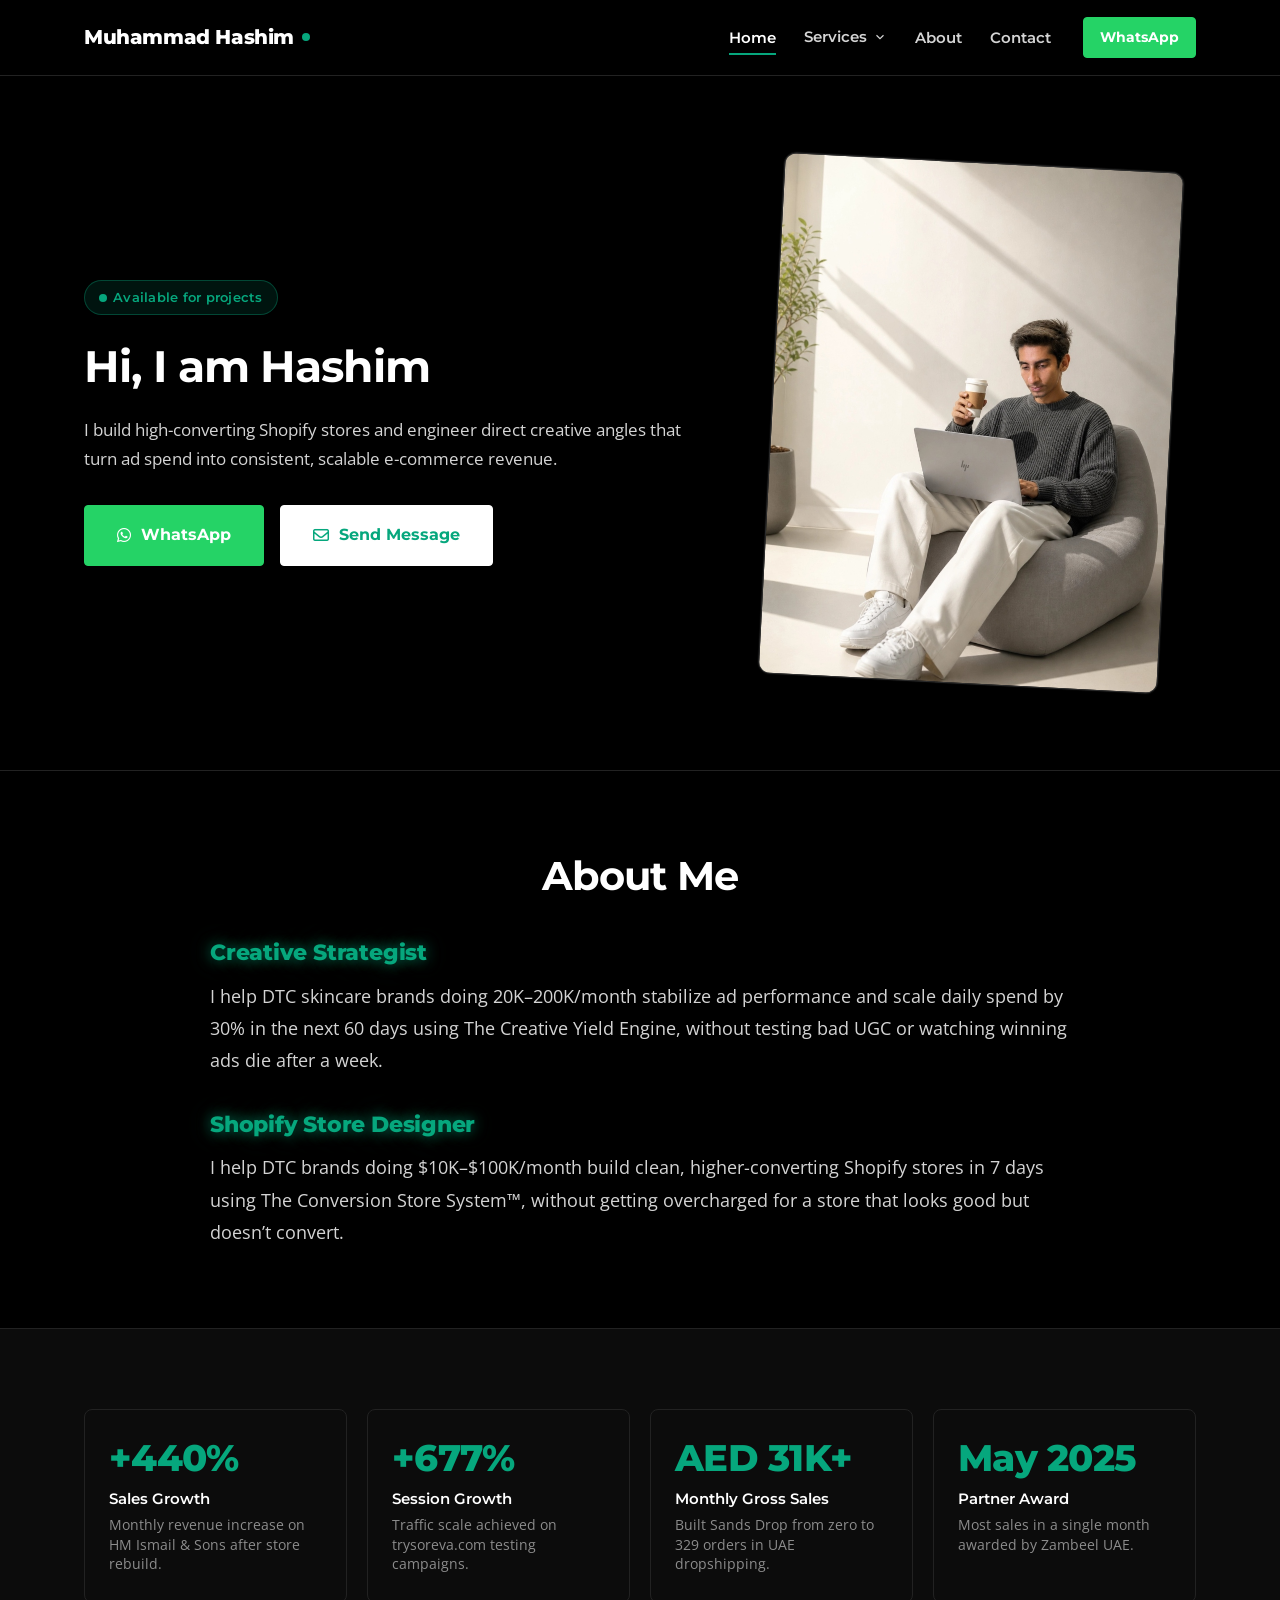
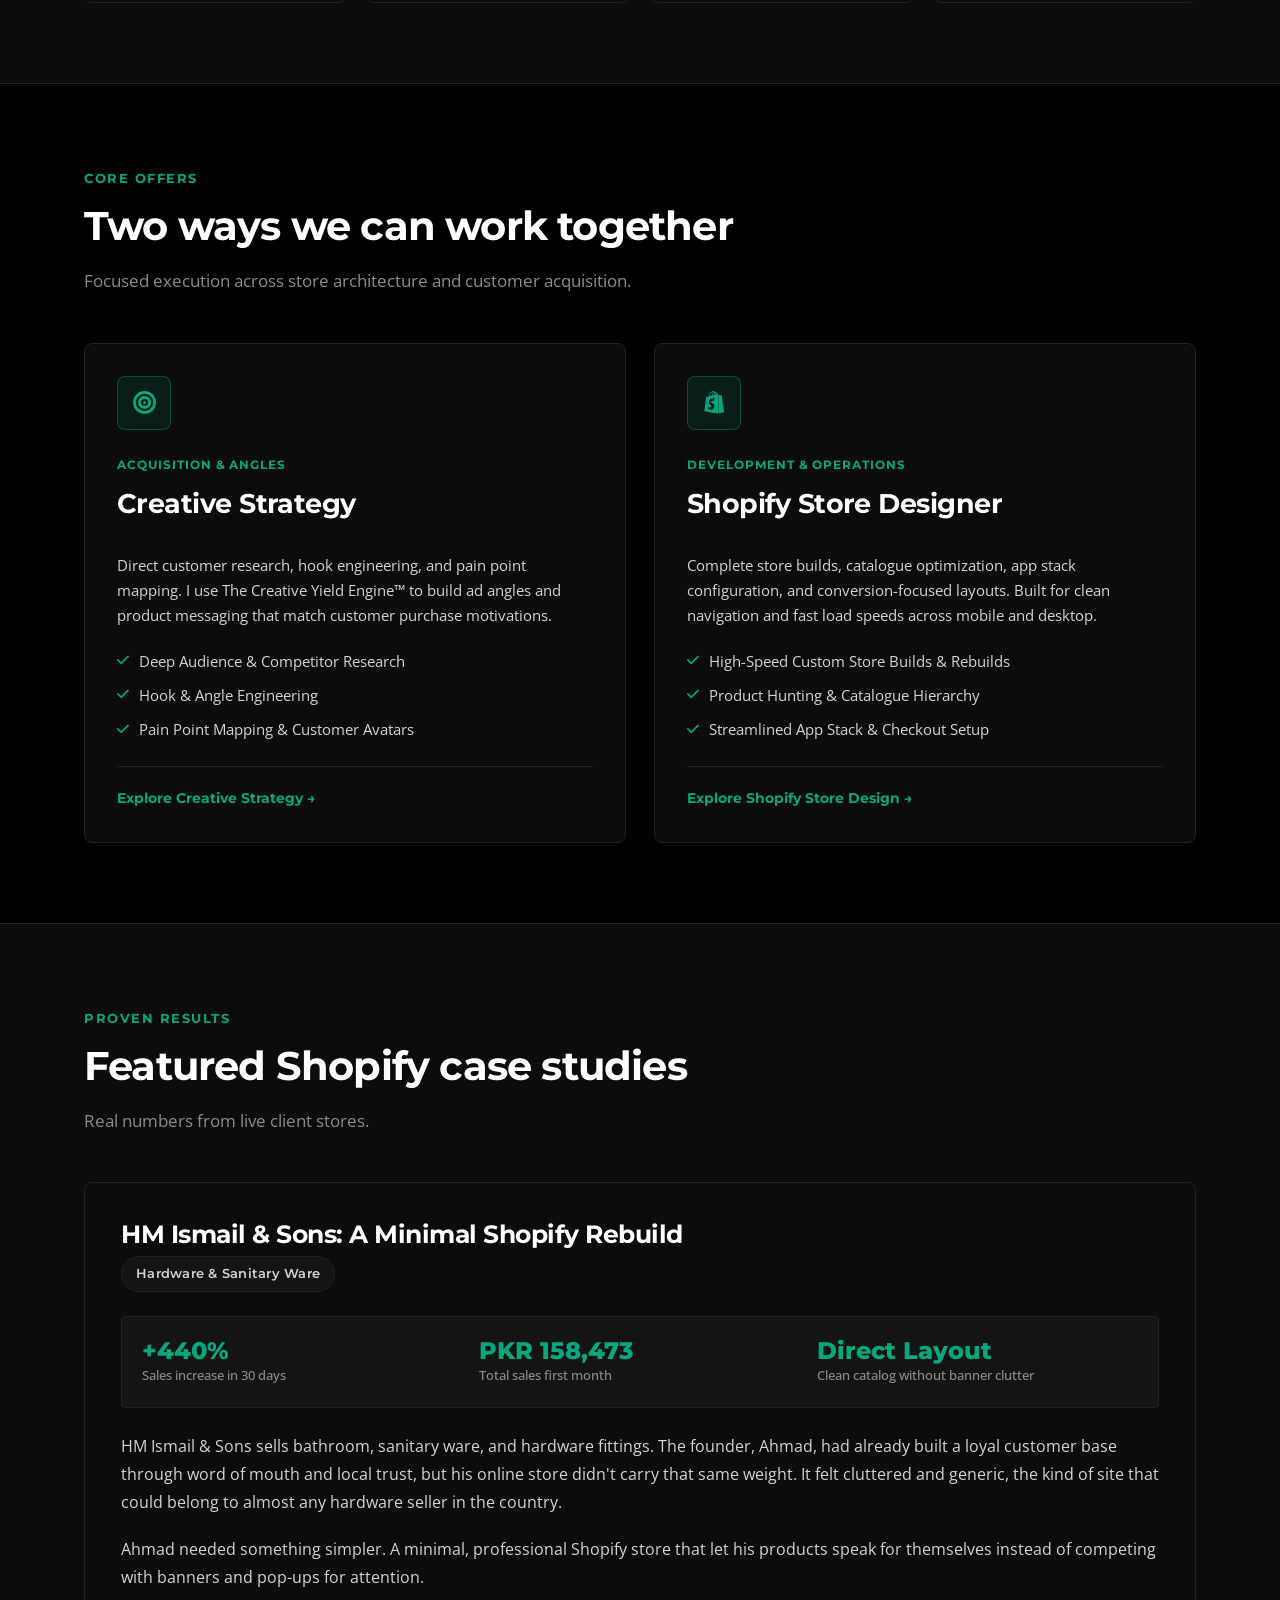
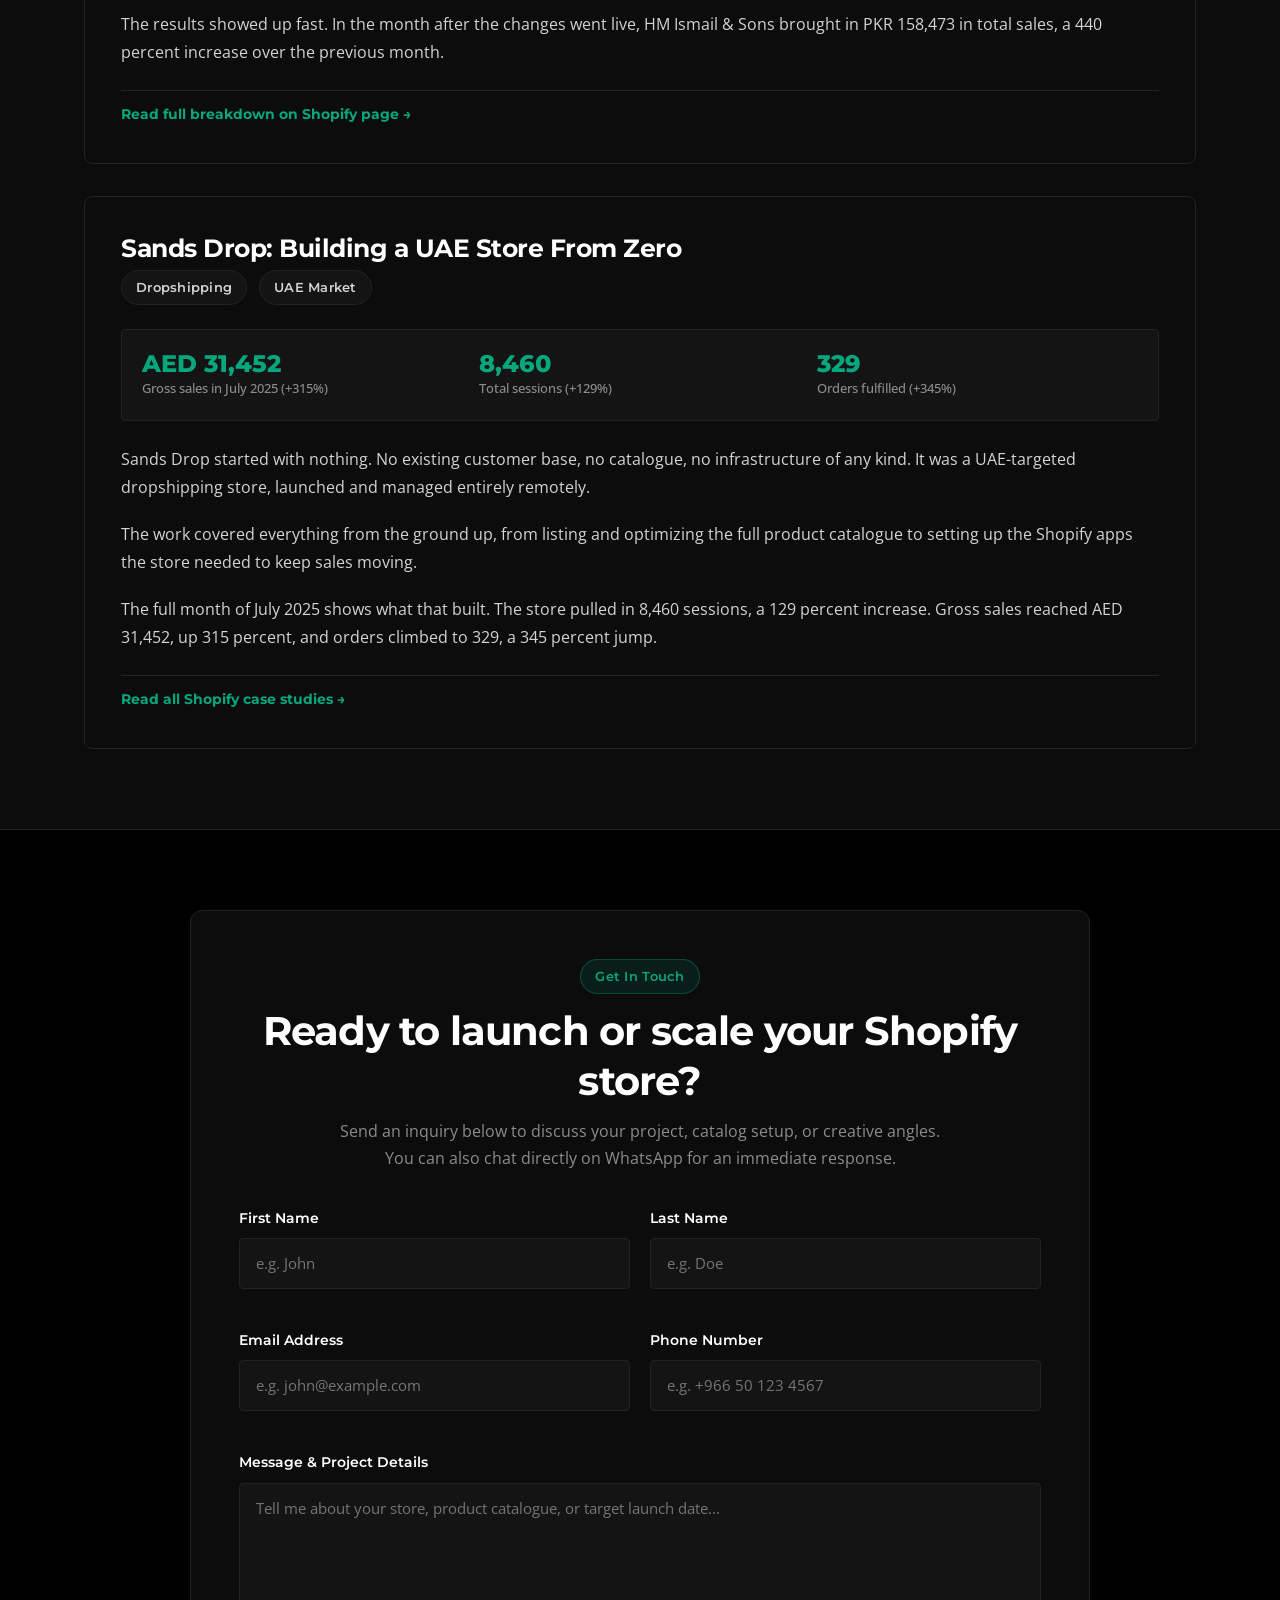
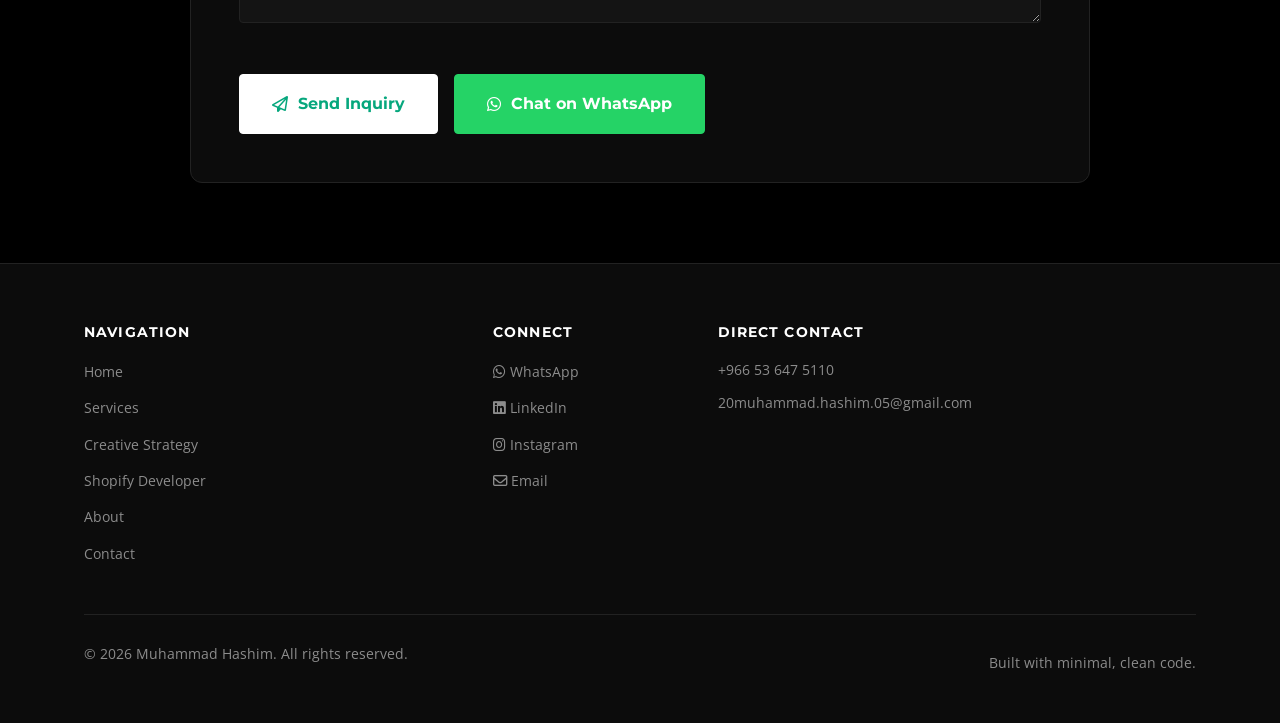
<file: index.html>
<!DOCTYPE html>
<html lang="en">
<head>
  <meta charset="UTF-8">
  <meta name="viewport" content="width=device-width, initial-scale=1.0">
  <title>Muhammad Hashim | Shopify Expert & Creative Strategist</title>
  <link rel="stylesheet" href="https://cdnjs.cloudflare.com/ajax/libs/font-awesome/6.5.1/css/all.min.css">
  <link rel="stylesheet" href="css/style.css">
</head>
<body>

  <!-- Site Header -->
  <header class="site-header">
    <div class="container">
      <a href="index.html" class="brand-wordmark" aria-label="Muhammad Hashim Portfolio Home">
        Muhammad Hashim <span class="accent-dot"></span>
      </a>

      <nav class="main-nav" aria-label="Primary Navigation">
        <ul class="nav-list">
          <li><a href="index.html" class="nav-link">Home</a></li>
          <li class="nav-item-dropdown">
            <a href="services.html" class="nav-link dropdown-trigger">
              Services
              <svg width="14" height="14" viewBox="0 0 24 24" fill="none" stroke="currentColor" stroke-width="2"><path d="M6 9l6 6 6-6"/></svg>
            </a>
            <div class="dropdown-menu">
              <a href="creative-strategy.html" class="dropdown-link">Creative Strategy</a>
              <a href="shopify-developer.html" class="dropdown-link">Shopify Store Developer</a>
            </div>
          </li>
          <li><a href="about.html" class="nav-link">About</a></li>
          <li><a href="contact.html" class="nav-link">Contact</a></li>
        </ul>

        <div class="header-cta">
          <a href="https://wa.me/966536475110" target="_blank" rel="noopener noreferrer" class="btn btn-whatsapp btn-sm">
            WhatsApp
          </a>
        </div>
      </nav>

      <button class="mobile-toggle" aria-label="Toggle navigation menu" aria-expanded="false">
        <svg width="24" height="24" viewBox="0 0 24 24" fill="none" stroke="currentColor" stroke-width="2"><path d="M4 6h16M4 12h16M4 18h16"/></svg>
      </button>
    </div>
  </header>

  <main class="site-main">

    <!-- Hero Section -->
    <section class="hero">
      <div class="container">
        <div class="hero-2col">
          <div class="hero-content fade-in-up">
            <div class="hero-meta">
              <span class="badge badge-accent badge-live">Available for projects</span>
            </div>

            <h1 class="hero-title">
              Hi, I am Hashim
            </h1>

            <p class="hero-lead">
              I build high-converting Shopify stores and engineer direct creative angles that turn ad spend into consistent, scalable e-commerce revenue.
            </p>

            <div class="btn-group">
              <a href="https://wa.me/966536475110" target="_blank" rel="noopener noreferrer" class="btn btn-whatsapp btn-lg">
                <i class="fa-brands fa-whatsapp"></i> WhatsApp
              </a>
              <a href="#inquiry-form" class="btn btn-primary btn-lg">
                <i class="fa-regular fa-envelope"></i> Send Message
              </a>
            </div>
          </div>

          <div class="hero-image-wrap fade-in-up">
            <div class="hero-image-card">
              <img src="images/hashim.jpg" alt="Muhammad Hashim - Shopify Expert & Creative Strategist" class="hero-photo">
            </div>
          </div>
        </div>
      </div>
    </section>

    <!-- About Me Section -->
    <section class="section section-about-intro" id="about-intro">
      <div class="container">
        <div class="fade-in-up" style="max-width: 860px; margin: 0 auto; text-align: center;">
          <h2 class="section-title">About Me</h2>
          <div id="about-me-content" style="margin-top: 32px; text-align: left;">
            <div class="about-statement">
              <strong class="about-role-glow">Creative Strategist</strong>
              <p>
                I help DTC skincare brands doing 20K–200K/month stabilize ad performance and scale daily spend by 30% in the next 60 days using The Creative Yield Engine, without testing bad UGC or watching winning ads die after a week.
              </p>
            </div>

            <div class="about-statement">
              <strong class="about-role-glow">Shopify Store Designer</strong>
              <p>
                I help DTC brands doing $10K–$100K/month build clean, higher-converting Shopify stores in 7 days using The Conversion Store System™, without getting overcharged for a store that looks good but doesn’t convert.
              </p>
            </div>
          </div>
        </div>
      </div>
    </section>

    <!-- Stats Bar -->
    <section class="section section-alt">
      <div class="container">
        <div class="stats-grid">
          <div class="stat-card">
            <div class="stat-number">+440%</div>
            <div class="stat-label">Sales Growth</div>
            <p class="stat-desc">Monthly revenue increase on HM Ismail &amp; Sons after store rebuild.</p>
          </div>

          <div class="stat-card">
            <div class="stat-number">+677%</div>
            <div class="stat-label">Session Growth</div>
            <p class="stat-desc">Traffic scale achieved on trysoreva.com testing campaigns.</p>
          </div>

          <div class="stat-card">
            <div class="stat-number">AED 31K+</div>
            <div class="stat-label">Monthly Gross Sales</div>
            <p class="stat-desc">Built Sands Drop from zero to 329 orders in UAE dropshipping.</p>
          </div>

          <div class="stat-card">
            <div class="stat-number">May 2025</div>
            <div class="stat-label">Partner Award</div>
            <p class="stat-desc">Most sales in a single month awarded by Zambeel UAE.</p>
          </div>
        </div>
      </div>
    </section>

    <!-- Services Teaser -->
    <section class="section">
      <div class="container">
        <div class="section-header">
          <span class="section-eyebrow">Core Offers</span>
          <h2 class="section-title">Two ways we can work together</h2>
          <p class="section-subtitle">Focused execution across store architecture and customer acquisition.</p>
        </div>

        <div class="grid-2">
          <!-- Teaser 1: Creative Strategy -->
          <div class="card fade-in-up">
            <div class="service-icon-box">
              <i class="fa-solid fa-bullseye"></i>
            </div>
            <div class="card-header">
              <span class="card-tag">Acquisition &amp; Angles</span>
              <h3 class="card-title">Creative Strategy</h3>
            </div>
            <div class="card-body">
              <p>
                Direct customer research, hook engineering, and pain point mapping. I use The Creative Yield Engine&trade; to build ad angles and product messaging that match customer purchase motivations.
              </p>
              <div class="service-feature-list">
                <div class="service-feature-item">
                  <i class="fa-solid fa-check"></i> Deep Audience &amp; Competitor Research
                </div>
                <div class="service-feature-item">
                  <i class="fa-solid fa-check"></i> Hook &amp; Angle Engineering
                </div>
                <div class="service-feature-item">
                  <i class="fa-solid fa-check"></i> Pain Point Mapping &amp; Customer Avatars
                </div>
              </div>
            </div>
            <div class="card-footer" style="margin-top: 24px;">
              <a href="creative-strategy.html" class="card-link">
                Explore Creative Strategy &rarr;
              </a>
            </div>
          </div>

          <!-- Teaser 2: Shopify Store Designer -->
          <div class="card fade-in-up">
            <div class="service-icon-box">
              <i class="fa-brands fa-shopify"></i>
            </div>
            <div class="card-header">
              <span class="card-tag">Development &amp; Operations</span>
              <h3 class="card-title">Shopify Store Designer</h3>
            </div>
            <div class="card-body">
              <p>
                Complete store builds, catalogue optimization, app stack configuration, and conversion-focused layouts. Built for clean navigation and fast load speeds across mobile and desktop.
              </p>
              <div class="service-feature-list">
                <div class="service-feature-item">
                  <i class="fa-solid fa-check"></i> High-Speed Custom Store Builds &amp; Rebuilds
                </div>
                <div class="service-feature-item">
                  <i class="fa-solid fa-check"></i> Product Hunting &amp; Catalogue Hierarchy
                </div>
                <div class="service-feature-item">
                  <i class="fa-solid fa-check"></i> Streamlined App Stack &amp; Checkout Setup
                </div>
              </div>
            </div>
            <div class="card-footer" style="margin-top: 24px;">
              <a href="shopify-developer.html" class="card-link">
                Explore Shopify Store Design &rarr;
              </a>
            </div>
          </div>
        </div>
      </div>
    </section>

    <!-- Selected Case Studies Highlights -->
    <section class="section section-alt">
      <div class="container">
        <div class="section-header">
          <span class="section-eyebrow">Proven Results</span>
          <h2 class="section-title">Featured Shopify case studies</h2>
          <p class="section-subtitle">Real numbers from live client stores.</p>
        </div>

        <!-- Highlight 1: HM Ismail & Sons -->
        <article class="case-study-card">
          <div class="case-study-top">
            <div>
              <h3 class="case-study-title">HM Ismail &amp; Sons: A Minimal Shopify Rebuild</h3>
              <div class="case-study-meta">
                <span class="badge">Hardware &amp; Sanitary Ware</span>
              </div>
            </div>
          </div>

          <div class="case-study-metrics">
            <div class="metric-item">
              <div class="metric-value">+440%</div>
              <div class="metric-desc">Sales increase in 30 days</div>
            </div>
            <div class="metric-item">
              <div class="metric-value">PKR 158,473</div>
              <div class="metric-desc">Total sales first month</div>
            </div>
            <div class="metric-item">
              <div class="metric-value">Direct Layout</div>
              <div class="metric-desc">Clean catalog without banner clutter</div>
            </div>
          </div>

          <div class="case-study-content">
            <p>
              HM Ismail &amp; Sons sells bathroom, sanitary ware, and hardware fittings. The founder, Ahmad, had already built a loyal customer base through word of mouth and local trust, but his online store didn't carry that same weight. It felt cluttered and generic, the kind of site that could belong to almost any hardware seller in the country.
            </p>
            <p>
              Ahmad needed something simpler. A minimal, professional Shopify store that let his products speak for themselves instead of competing with banners and pop-ups for attention.
            </p>
            <p>
              The results showed up fast. In the month after the changes went live, HM Ismail &amp; Sons brought in PKR 158,473 in total sales, a 440 percent increase over the previous month.
            </p>
          </div>

          <div class="case-study-actions">
            <a href="shopify-developer.html#hm-ismail" class="card-link">
              Read full breakdown on Shopify page &rarr;
            </a>
          </div>
        </article>

        <!-- Highlight 2: Sands Drop -->
        <article class="case-study-card">
          <div class="case-study-top">
            <div>
              <h3 class="case-study-title">Sands Drop: Building a UAE Store From Zero</h3>
              <div class="case-study-meta">
                <span class="badge">Dropshipping</span>
                <span class="badge">UAE Market</span>
              </div>
            </div>
          </div>

          <div class="case-study-metrics">
            <div class="metric-item">
              <div class="metric-value">AED 31,452</div>
              <div class="metric-desc">Gross sales in July 2025 (+315%)</div>
            </div>
            <div class="metric-item">
              <div class="metric-value">8,460</div>
              <div class="metric-desc">Total sessions (+129%)</div>
            </div>
            <div class="metric-item">
              <div class="metric-value">329</div>
              <div class="metric-desc">Orders fulfilled (+345%)</div>
            </div>
          </div>

          <div class="case-study-content">
            <p>
              Sands Drop started with nothing. No existing customer base, no catalogue, no infrastructure of any kind. It was a UAE-targeted dropshipping store, launched and managed entirely remotely.
            </p>
            <p>
              The work covered everything from the ground up, from listing and optimizing the full product catalogue to setting up the Shopify apps the store needed to keep sales moving.
            </p>
            <p>
              The full month of July 2025 shows what that built. The store pulled in 8,460 sessions, a 129 percent increase. Gross sales reached AED 31,452, up 315 percent, and orders climbed to 329, a 345 percent jump.
            </p>
          </div>

          <div class="case-study-actions">
            <a href="shopify-developer.html#sands-drop" class="card-link">
              Read all Shopify case studies &rarr;
            </a>
          </div>
        </article>
      </div>
    </section>

    <!-- Direct CTA Email Form Section -->
    <section class="section" id="inquiry-form">
      <div class="container">
        <div class="cta-form-container fade-in-up">
          <div class="cta-form-header">
            <span class="badge badge-accent" style="margin-bottom: 12px;">Get In Touch</span>
            <h2>Ready to launch or scale your Shopify store?</h2>
            <p>
              Send an inquiry below to discuss your project, catalog setup, or creative angles. You can also chat directly on WhatsApp for an immediate response.
            </p>
          </div>

          <div id="form-feedback" class="form-feedback" role="alert" style="display: none; margin-bottom: 24px;"></div>

          <form id="contact-form" action="https://formspree.io/f/your-formspree-id" method="POST">
            <div class="cta-form-grid">
              <div class="form-group">
                <label for="first-name" class="form-label">First Name</label>
                <input type="text" id="first-name" name="first_name" class="form-input" required placeholder="e.g. John">
              </div>

              <div class="form-group">
                <label for="last-name" class="form-label">Last Name</label>
                <input type="text" id="last-name" name="last_name" class="form-input" required placeholder="e.g. Doe">
              </div>

              <div class="form-group">
                <label for="email" class="form-label">Email Address</label>
                <input type="email" id="email" name="email" class="form-input" required placeholder="e.g. john@example.com">
              </div>

              <div class="form-group">
                <label for="phone" class="form-label">Phone Number</label>
                <input type="tel" id="phone" name="phone" class="form-input" placeholder="e.g. +966 50 123 4567">
              </div>

              <div class="form-group form-group-full">
                <label for="message" class="form-label">Message &amp; Project Details</label>
                <textarea id="message" name="message" class="form-textarea" rows="4" required placeholder="Tell me about your store, product catalogue, or target launch date..."></textarea>
              </div>
            </div>

            <div class="cta-form-actions" style="margin-top: 24px;">
              <button type="submit" class="btn btn-primary btn-lg">
                <i class="fa-regular fa-paper-plane"></i> Send Inquiry
              </button>
              <a href="https://wa.me/966536475110" target="_blank" rel="noopener noreferrer" class="btn btn-whatsapp btn-lg">
                <i class="fa-brands fa-whatsapp"></i> Chat on WhatsApp
              </a>
            </div>
          </form>
        </div>
      </div>
    </section>

  </main>

  <!-- Site Footer -->
  <footer class="site-footer">
    <div class="container">
      <div class="footer-grid">
        <div>
          <h4 class="footer-col-title">Navigation</h4>
          <ul class="footer-links">
            <li><a href="index.html" class="footer-link">Home</a></li>
            <li><a href="services.html" class="footer-link">Services</a></li>
            <li><a href="creative-strategy.html" class="footer-link">Creative Strategy</a></li>
            <li><a href="shopify-developer.html" class="footer-link">Shopify Developer</a></li>
            <li><a href="about.html" class="footer-link">About</a></li>
            <li><a href="contact.html" class="footer-link">Contact</a></li>
          </ul>
        </div>

        <div>
          <h4 class="footer-col-title">Connect</h4>
          <ul class="footer-links">
            <li><a href="https://wa.me/966536475110" target="_blank" rel="noopener noreferrer" class="footer-link"><i class="fa-brands fa-whatsapp"></i> WhatsApp</a></li>
            <li><a href="https://www.linkedin.com/in/muhammad-hashim-39a7083a1/" target="_blank" rel="noopener noreferrer" class="footer-link"><i class="fa-brands fa-linkedin"></i> LinkedIn</a></li>
            <li><a href="https://www.instagram.com/muhammad.hashim05/" target="_blank" rel="noopener noreferrer" class="footer-link"><i class="fa-brands fa-instagram"></i> Instagram</a></li>
            <li><a href="mailto:20muhammad.hashim.05@gmail.com" class="footer-link"><i class="fa-regular fa-envelope"></i> Email</a></li>
          </ul>
        </div>

        <div>
          <h4 class="footer-col-title">Direct Contact</h4>
          <ul class="footer-links">
            <li class="footer-link">+966 53 647 5110</li>
            <li class="footer-link">20muhammad.hashim.05@gmail.com</li>
          </ul>
        </div>
      </div>

      <div class="footer-bottom">
        <p>&copy; <span id="current-year">2026</span> Muhammad Hashim. All rights reserved.</p>
        <p>Built with minimal, clean code.</p>
      </div>
    </div>
  </footer>

  <script src="js/main.js"></script>
</body>
</html>
</file>
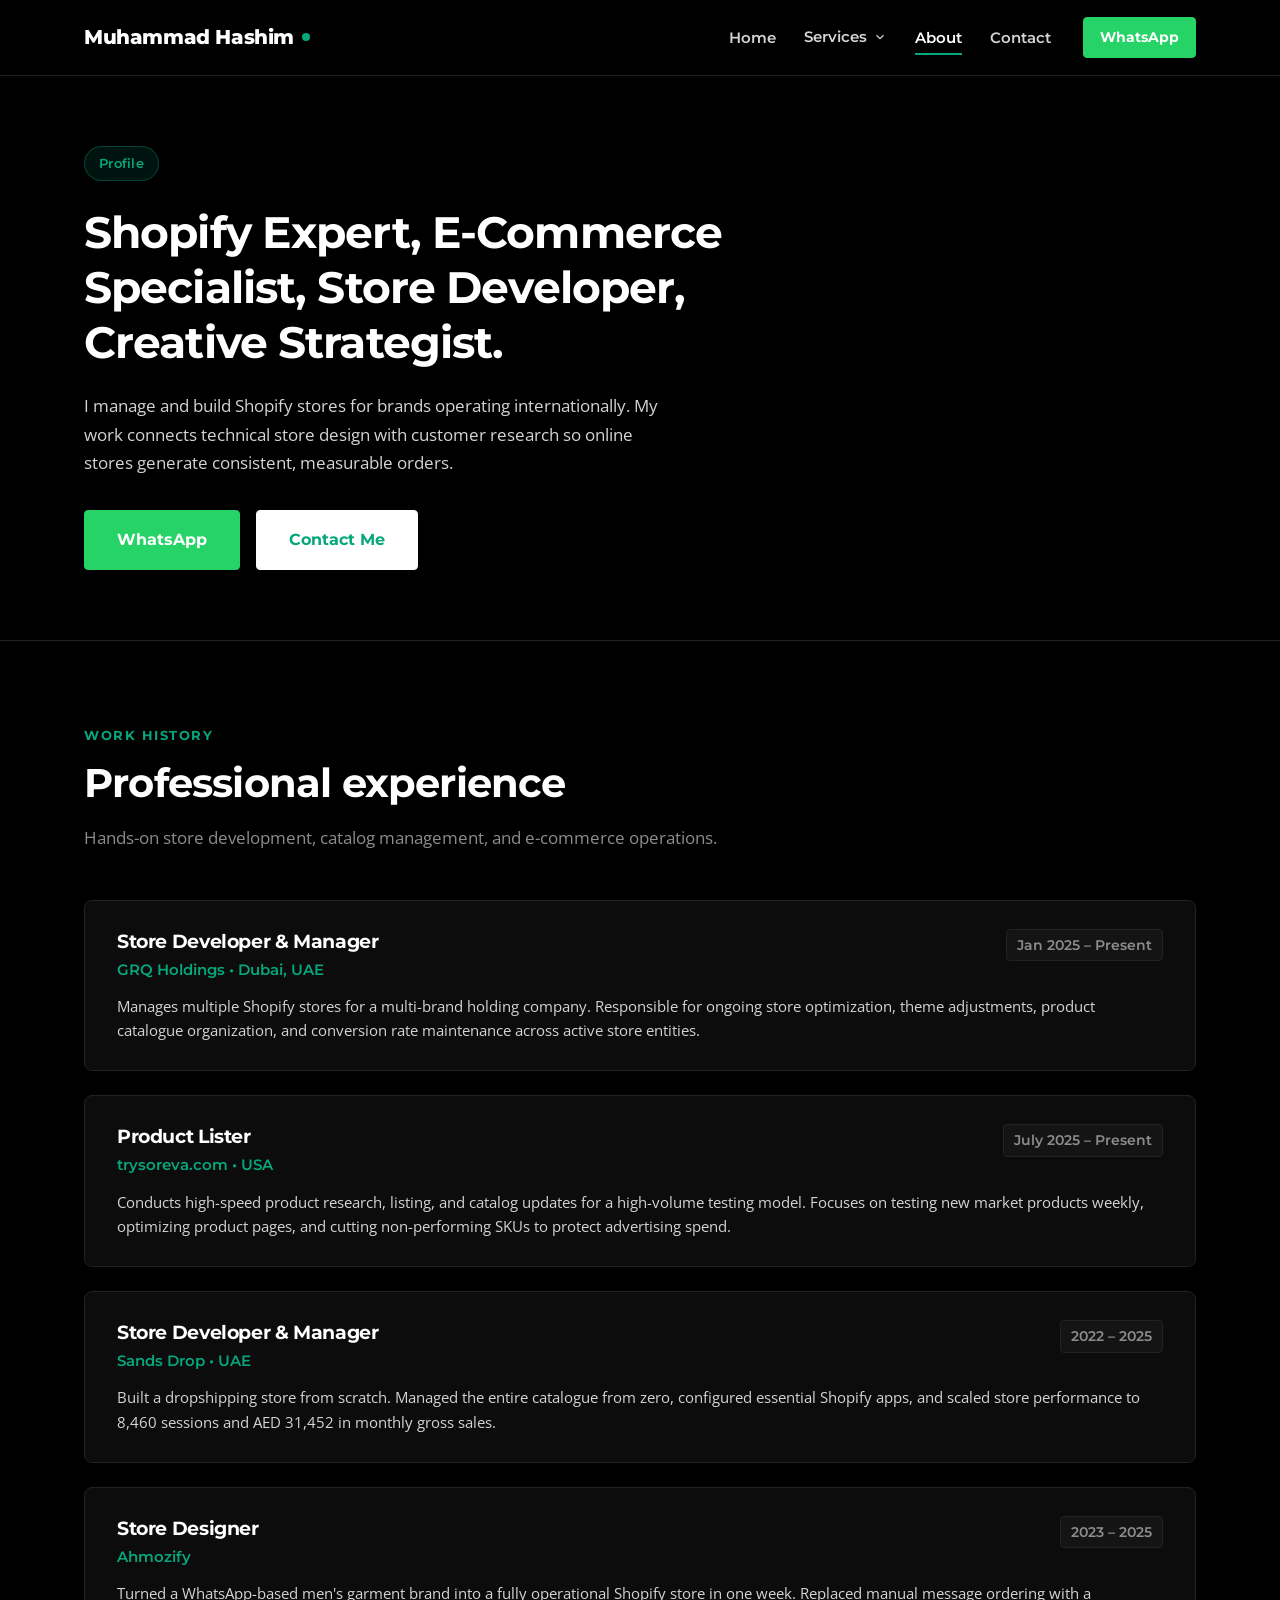
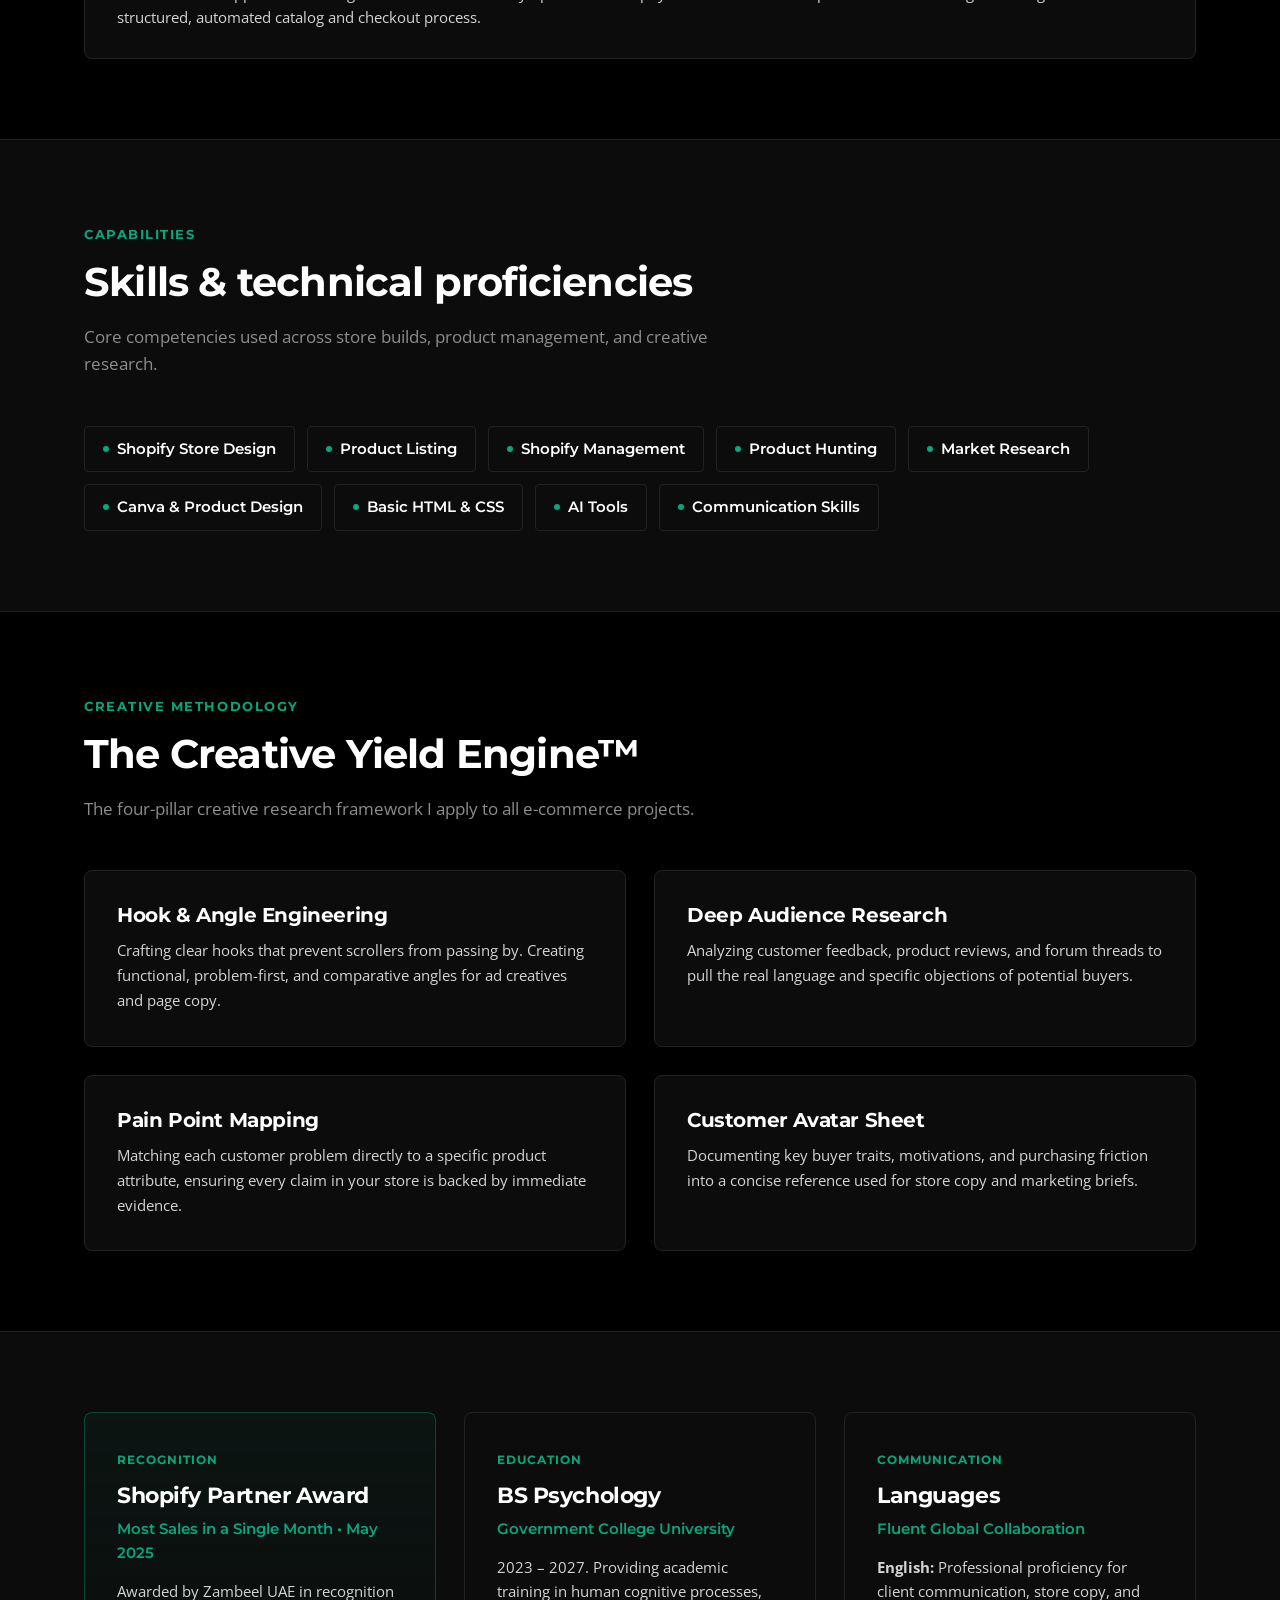
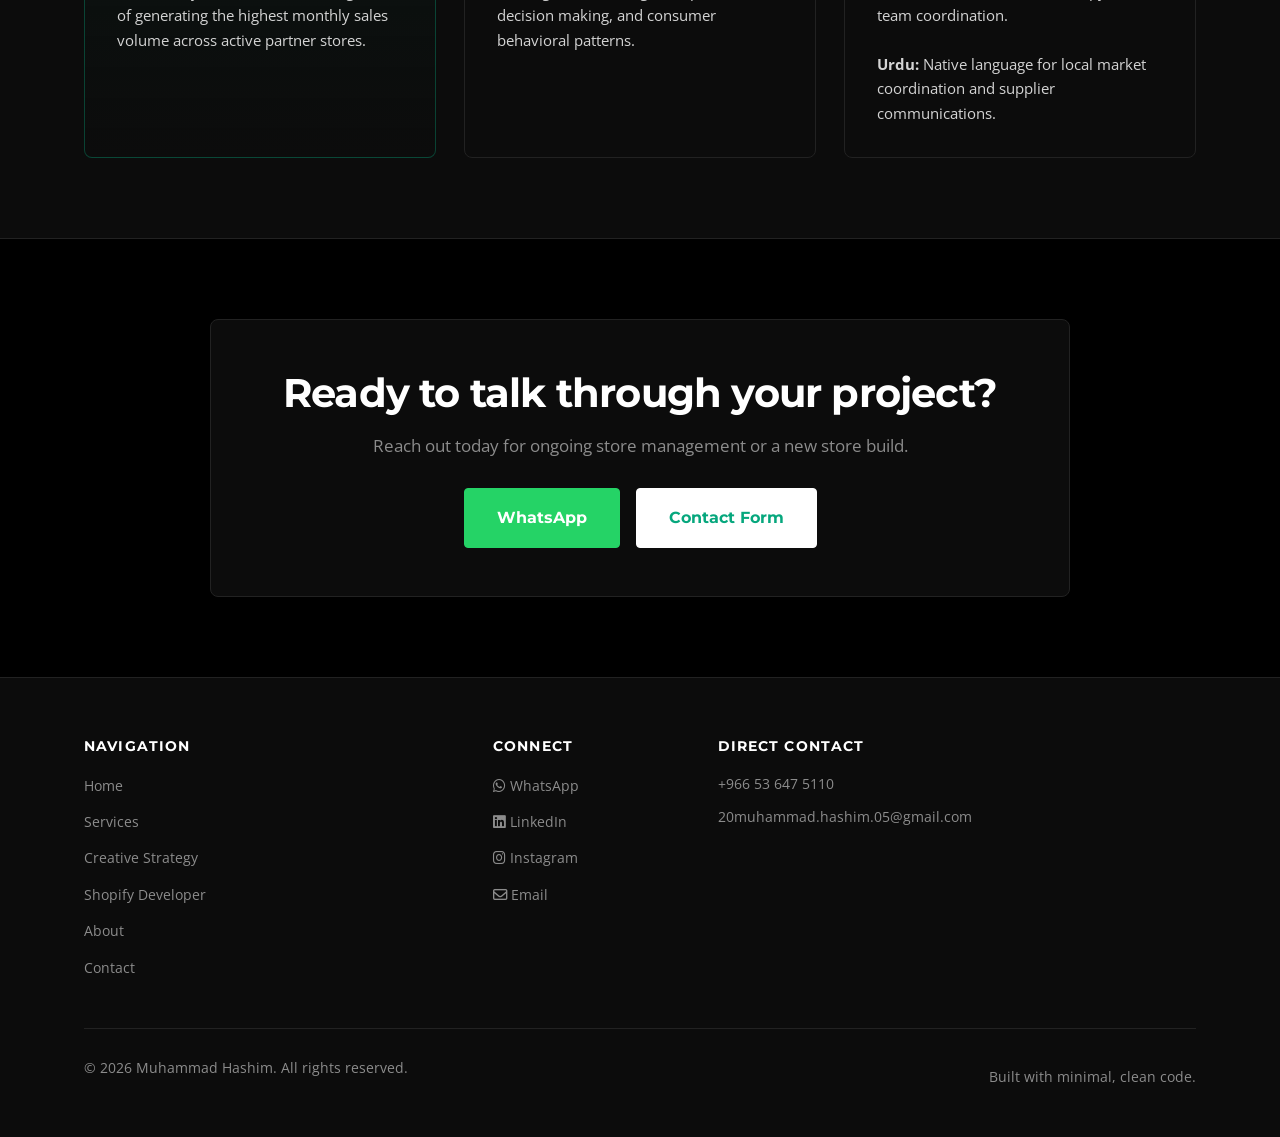
<file: about.html>
<!DOCTYPE html>
<html lang="en">
<head>
  <meta charset="UTF-8">
  <meta name="viewport" content="width=device-width, initial-scale=1.0">
  <title>About | Muhammad Hashim</title>
  <link rel="stylesheet" href="https://cdnjs.cloudflare.com/ajax/libs/font-awesome/6.5.1/css/all.min.css">
  <link rel="stylesheet" href="css/style.css">
</head>
<body>

  <!-- Site Header -->
  <header class="site-header">
    <div class="container">
      <a href="index.html" class="brand-wordmark" aria-label="Muhammad Hashim Portfolio Home">
        Muhammad Hashim <span class="accent-dot"></span>
      </a>

      <nav class="main-nav" aria-label="Primary Navigation">
        <ul class="nav-list">
          <li><a href="index.html" class="nav-link">Home</a></li>
          <li class="nav-item-dropdown">
            <a href="services.html" class="nav-link dropdown-trigger">
              Services
              <svg width="14" height="14" viewBox="0 0 24 24" fill="none" stroke="currentColor" stroke-width="2"><path d="M6 9l6 6 6-6"/></svg>
            </a>
            <div class="dropdown-menu">
              <a href="creative-strategy.html" class="dropdown-link">Creative Strategy</a>
              <a href="shopify-developer.html" class="dropdown-link">Shopify Store Developer</a>
            </div>
          </li>
          <li><a href="about.html" class="nav-link active">About</a></li>
          <li><a href="contact.html" class="nav-link">Contact</a></li>
        </ul>

        <div class="header-cta">
          <a href="https://wa.me/966536475110" target="_blank" rel="noopener noreferrer" class="btn btn-whatsapp btn-sm">
            WhatsApp
          </a>
        </div>
      </nav>

      <button class="mobile-toggle" aria-label="Toggle navigation menu" aria-expanded="false">
        <svg width="24" height="24" viewBox="0 0 24 24" fill="none" stroke="currentColor" stroke-width="2"><path d="M4 6h16M4 12h16M4 18h16"/></svg>
      </button>
    </div>
  </header>

  <main class="site-main">

    <!-- Bio Header -->
    <section class="hero">
      <div class="container">
        <div class="hero-meta">
          <span class="badge badge-accent">Profile</span>
        </div>

        <h1 class="hero-title">
          Shopify Expert, E-Commerce Specialist, Store Developer, Creative Strategist.
        </h1>

        <p class="hero-lead">
          I manage and build Shopify stores for brands operating internationally. My work connects technical store design with customer research so online stores generate consistent, measurable orders.
        </p>

        <div class="btn-group">
          <a href="https://wa.me/966536475110" target="_blank" rel="noopener noreferrer" class="btn btn-whatsapp btn-lg">
            WhatsApp
          </a>
          <a href="contact.html" class="btn btn-secondary btn-lg">
            Contact Me
          </a>
        </div>
      </div>
    </section>

    <!-- Work Experience Timeline -->
    <section class="section">
      <div class="container">
        <div class="section-header">
          <span class="section-eyebrow">Work History</span>
          <h2 class="section-title">Professional experience</h2>
          <p class="section-subtitle">
            Hands-on store development, catalog management, and e-commerce operations.
          </p>
        </div>

        <div class="timeline">

          <!-- Experience 1 -->
          <div class="timeline-item">
            <div class="timeline-header">
              <div>
                <h3 class="timeline-role">Store Developer &amp; Manager</h3>
                <div class="timeline-company">GRQ Holdings &bull; Dubai, UAE</div>
              </div>
              <span class="timeline-period">Jan 2025 &ndash; Present</span>
            </div>
            <p class="timeline-desc">
              Manages multiple Shopify stores for a multi-brand holding company. Responsible for ongoing store optimization, theme adjustments, product catalogue organization, and conversion rate maintenance across active store entities.
            </p>
          </div>

          <!-- Experience 2 -->
          <div class="timeline-item">
            <div class="timeline-header">
              <div>
                <h3 class="timeline-role">Product Lister</h3>
                <div class="timeline-company">trysoreva.com &bull; USA</div>
              </div>
              <span class="timeline-period">July 2025 &ndash; Present</span>
            </div>
            <p class="timeline-desc">
              Conducts high-speed product research, listing, and catalog updates for a high-volume testing model. Focuses on testing new market products weekly, optimizing product pages, and cutting non-performing SKUs to protect advertising spend.
            </p>
          </div>

          <!-- Experience 3 -->
          <div class="timeline-item">
            <div class="timeline-header">
              <div>
                <h3 class="timeline-role">Store Developer &amp; Manager</h3>
                <div class="timeline-company">Sands Drop &bull; UAE</div>
              </div>
              <span class="timeline-period">2022 &ndash; 2025</span>
            </div>
            <p class="timeline-desc">
              Built a dropshipping store from scratch. Managed the entire catalogue from zero, configured essential Shopify apps, and scaled store performance to 8,460 sessions and AED 31,452 in monthly gross sales.
            </p>
          </div>

          <!-- Experience 4 -->
          <div class="timeline-item">
            <div class="timeline-header">
              <div>
                <h3 class="timeline-role">Store Designer</h3>
                <div class="timeline-company">Ahmozify</div>
              </div>
              <span class="timeline-period">2023 &ndash; 2025</span>
            </div>
            <p class="timeline-desc">
              Turned a WhatsApp-based men's garment brand into a fully operational Shopify store in one week. Replaced manual message ordering with a structured, automated catalog and checkout process.
            </p>
          </div>

        </div>
      </div>
    </section>

    <!-- Skills Section -->
    <section class="section section-alt">
      <div class="container">
        <div class="section-header">
          <span class="section-eyebrow">Capabilities</span>
          <h2 class="section-title">Skills &amp; technical proficiencies</h2>
          <p class="section-subtitle">
            Core competencies used across store builds, product management, and creative research.
          </p>
        </div>

        <div class="skills-wrap">
          <span class="skill-pill">Shopify Store Design</span>
          <span class="skill-pill">Product Listing</span>
          <span class="skill-pill">Shopify Management</span>
          <span class="skill-pill">Product Hunting</span>
          <span class="skill-pill">Market Research</span>
          <span class="skill-pill">Canva &amp; Product Design</span>
          <span class="skill-pill">Basic HTML &amp; CSS</span>
          <span class="skill-pill">AI Tools</span>
          <span class="skill-pill">Communication Skills</span>
        </div>
      </div>
    </section>

    <!-- Creative Method & Framework -->
    <section class="section">
      <div class="container">
        <div class="section-header">
          <span class="section-eyebrow">Creative Methodology</span>
          <h2 class="section-title">The Creative Yield Engine&trade;</h2>
          <p class="section-subtitle">
            The four-pillar creative research framework I apply to all e-commerce projects.
          </p>
        </div>

        <div class="grid-2">
          <div class="card">
            <h3 style="font-size: 1.25rem; margin-bottom: 10px;">Hook &amp; Angle Engineering</h3>
            <p style="color: var(--color-text-secondary); font-size: 0.95rem;">
              Crafting clear hooks that prevent scrollers from passing by. Creating functional, problem-first, and comparative angles for ad creatives and page copy.
            </p>
          </div>

          <div class="card">
            <h3 style="font-size: 1.25rem; margin-bottom: 10px;">Deep Audience Research</h3>
            <p style="color: var(--color-text-secondary); font-size: 0.95rem;">
              Analyzing customer feedback, product reviews, and forum threads to pull the real language and specific objections of potential buyers.
            </p>
          </div>

          <div class="card">
            <h3 style="font-size: 1.25rem; margin-bottom: 10px;">Pain Point Mapping</h3>
            <p style="color: var(--color-text-secondary); font-size: 0.95rem;">
              Matching each customer problem directly to a specific product attribute, ensuring every claim in your store is backed by immediate evidence.
            </p>
          </div>

          <div class="card">
            <h3 style="font-size: 1.25rem; margin-bottom: 10px;">Customer Avatar Sheet</h3>
            <p style="color: var(--color-text-secondary); font-size: 0.95rem;">
              Documenting key buyer traits, motivations, and purchasing friction into a concise reference used for store copy and marketing briefs.
            </p>
          </div>
        </div>
      </div>
    </section>

    <!-- Awards, Education, Languages -->
    <section class="section section-alt">
      <div class="container">
        <div class="grid-3">

          <!-- Award -->
          <div class="highlight-card featured">
            <span class="card-tag">Recognition</span>
            <h3 class="highlight-title">Shopify Partner Award</h3>
            <div class="highlight-sub">Most Sales in a Single Month &bull; May 2025</div>
            <p class="highlight-desc">
              Awarded by Zambeel UAE in recognition of generating the highest monthly sales volume across active partner stores.
            </p>
          </div>

          <!-- Education -->
          <div class="highlight-card">
            <span class="card-tag">Education</span>
            <h3 class="highlight-title">BS Psychology</h3>
            <div class="highlight-sub">Government College University</div>
            <p class="highlight-desc">
              2023 &ndash; 2027. Providing academic training in human cognitive processes, decision making, and consumer behavioral patterns.
            </p>
          </div>

          <!-- Languages -->
          <div class="highlight-card">
            <span class="card-tag">Communication</span>
            <h3 class="highlight-title">Languages</h3>
            <div class="highlight-sub">Fluent Global Collaboration</div>
            <p class="highlight-desc">
              <strong>English:</strong> Professional proficiency for client communication, store copy, and team coordination.<br><br>
              <strong>Urdu:</strong> Native language for local market coordination and supplier communications.
            </p>
          </div>

        </div>
      </div>
    </section>

    <!-- Direct CTA Banner -->
    <section class="section">
      <div class="container">
        <div class="cta-box">
          <h2>Ready to talk through your project?</h2>
          <p>
            Reach out today for ongoing store management or a new store build.
          </p>
          <div class="btn-group">
            <a href="https://wa.me/966536475110" target="_blank" rel="noopener noreferrer" class="btn btn-whatsapp btn-lg">
              WhatsApp
            </a>
            <a href="contact.html" class="btn btn-secondary btn-lg">
              Contact Form
            </a>
          </div>
        </div>
      </div>
    </section>

  </main>

  <!-- Site Footer -->
  <footer class="site-footer">
    <div class="container">
      <div class="footer-grid">
        <div>
          <h4 class="footer-col-title">Navigation</h4>
          <ul class="footer-links">
            <li><a href="index.html" class="footer-link">Home</a></li>
            <li><a href="services.html" class="footer-link">Services</a></li>
            <li><a href="creative-strategy.html" class="footer-link">Creative Strategy</a></li>
            <li><a href="shopify-developer.html" class="footer-link">Shopify Developer</a></li>
            <li><a href="about.html" class="footer-link">About</a></li>
            <li><a href="contact.html" class="footer-link">Contact</a></li>
          </ul>
        </div>

        <div>
          <h4 class="footer-col-title">Connect</h4>
          <ul class="footer-links">
            <li><a href="https://wa.me/966536475110" target="_blank" rel="noopener noreferrer" class="footer-link"><i class="fa-brands fa-whatsapp"></i> WhatsApp</a></li>
            <li><a href="https://www.linkedin.com/in/muhammad-hashim-39a7083a1/" target="_blank" rel="noopener noreferrer" class="footer-link"><i class="fa-brands fa-linkedin"></i> LinkedIn</a></li>
            <li><a href="https://www.instagram.com/muhammad.hashim05/" target="_blank" rel="noopener noreferrer" class="footer-link"><i class="fa-brands fa-instagram"></i> Instagram</a></li>
            <li><a href="mailto:20muhammad.hashim.05@gmail.com" class="footer-link"><i class="fa-regular fa-envelope"></i> Email</a></li>
          </ul>
        </div>

        <div>
          <h4 class="footer-col-title">Direct Contact</h4>
          <ul class="footer-links">
            <li class="footer-link">+966 53 647 5110</li>
            <li class="footer-link">20muhammad.hashim.05@gmail.com</li>
          </ul>
        </div>
      </div>

      <div class="footer-bottom">
        <p>&copy; <span id="current-year">2026</span> Muhammad Hashim. All rights reserved.</p>
        <p>Built with minimal, clean code.</p>
      </div>
    </div>
  </footer>

  <script src="js/main.js"></script>
</body>
</html>
</file>
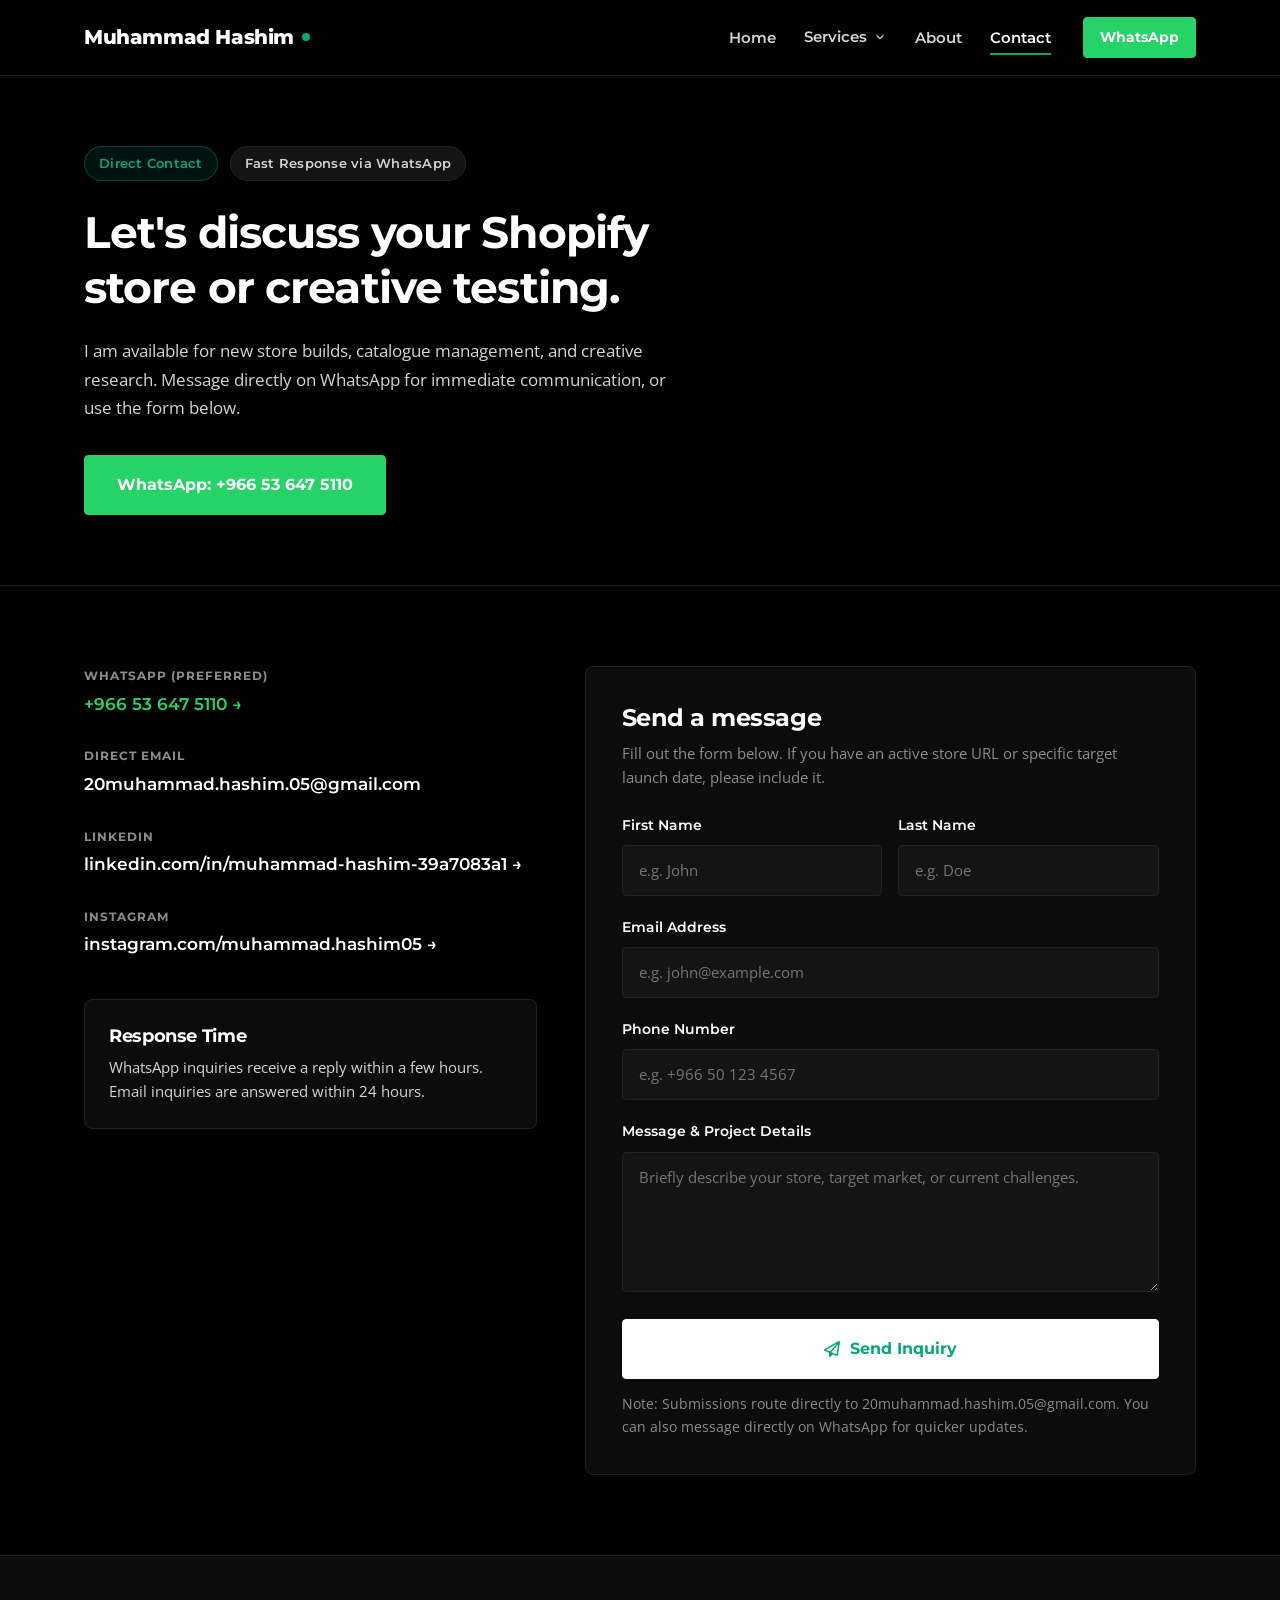
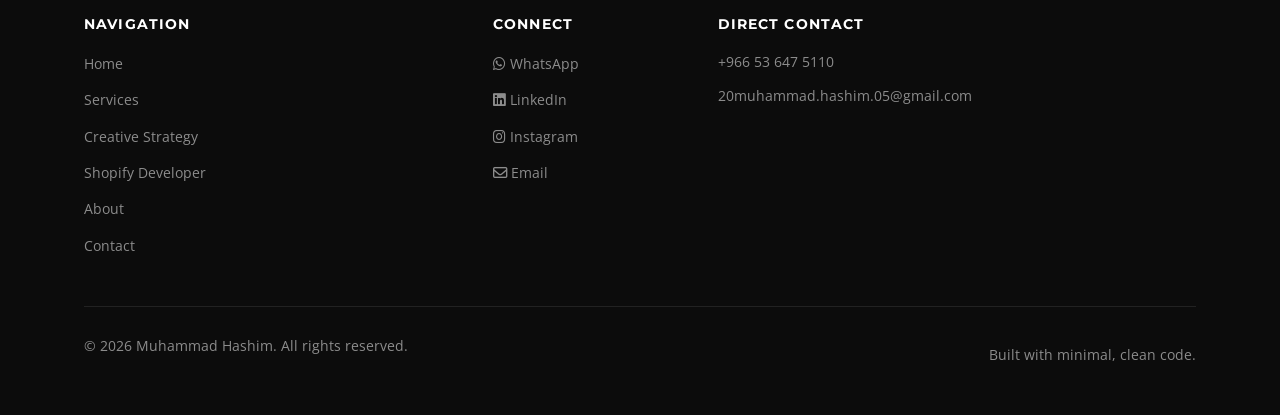
<file: contact.html>
<!DOCTYPE html>
<html lang="en">
<head>
  <meta charset="UTF-8">
  <meta name="viewport" content="width=device-width, initial-scale=1.0">
  <title>Contact | Muhammad Hashim</title>
  <link rel="stylesheet" href="https://cdnjs.cloudflare.com/ajax/libs/font-awesome/6.5.1/css/all.min.css">
  <link rel="stylesheet" href="css/style.css">
</head>
<body>

  <!-- Site Header -->
  <header class="site-header">
    <div class="container">
      <a href="index.html" class="brand-wordmark" aria-label="Muhammad Hashim Portfolio Home">
        Muhammad Hashim <span class="accent-dot"></span>
      </a>

      <nav class="main-nav" aria-label="Primary Navigation">
        <ul class="nav-list">
          <li><a href="index.html" class="nav-link">Home</a></li>
          <li class="nav-item-dropdown">
            <a href="services.html" class="nav-link dropdown-trigger">
              Services
              <svg width="14" height="14" viewBox="0 0 24 24" fill="none" stroke="currentColor" stroke-width="2"><path d="M6 9l6 6 6-6"/></svg>
            </a>
            <div class="dropdown-menu">
              <a href="creative-strategy.html" class="dropdown-link">Creative Strategy</a>
              <a href="shopify-developer.html" class="dropdown-link">Shopify Store Developer</a>
            </div>
          </li>
          <li><a href="about.html" class="nav-link">About</a></li>
          <li><a href="contact.html" class="nav-link active">Contact</a></li>
        </ul>

        <div class="header-cta">
          <a href="https://wa.me/966536475110" target="_blank" rel="noopener noreferrer" class="btn btn-whatsapp btn-sm">
            WhatsApp
          </a>
        </div>
      </nav>

      <button class="mobile-toggle" aria-label="Toggle navigation menu" aria-expanded="false">
        <svg width="24" height="24" viewBox="0 0 24 24" fill="none" stroke="currentColor" stroke-width="2"><path d="M4 6h16M4 12h16M4 18h16"/></svg>
      </button>
    </div>
  </header>

  <main class="site-main">

    <!-- Contact Header -->
    <section class="hero">
      <div class="container">
        <div class="hero-meta">
          <span class="badge badge-accent">Direct Contact</span>
          <span class="badge">Fast Response via WhatsApp</span>
        </div>

        <h1 class="hero-title">
          Let's discuss your Shopify store or creative testing.
        </h1>

        <p class="hero-lead">
          I am available for new store builds, catalogue management, and creative research. Message directly on WhatsApp for immediate communication, or use the form below.
        </p>

        <div class="btn-group">
          <a href="https://wa.me/966536475110" target="_blank" rel="noopener noreferrer" class="btn btn-whatsapp btn-lg">
            WhatsApp: +966 53 647 5110
          </a>
        </div>
      </div>
    </section>

    <!-- Contact Form & Details Section -->
    <section class="section">
      <div class="container">
        <div class="contact-layout">

          <!-- Left Column: Details -->
          <div class="contact-info">
            <div class="contact-item">
              <span class="contact-label">WhatsApp (Preferred)</span>
              <div class="contact-val">
                <a href="https://wa.me/966536475110" target="_blank" rel="noopener noreferrer" style="color: #25D366;">
                  +966 53 647 5110 &rarr;
                </a>
              </div>
            </div>

            <div class="contact-item">
              <span class="contact-label">Direct Email</span>
              <div class="contact-val">
                <a href="mailto:20muhammad.hashim.05@gmail.com">
                  20muhammad.hashim.05@gmail.com
                </a>
              </div>
            </div>

            <div class="contact-item">
              <span class="contact-label">LinkedIn</span>
              <div class="contact-val">
                <a href="https://www.linkedin.com/in/muhammad-hashim-39a7083a1/" target="_blank" rel="noopener noreferrer">
                  linkedin.com/in/muhammad-hashim-39a7083a1 &rarr;
                </a>
              </div>
            </div>

            <div class="contact-item">
              <span class="contact-label">Instagram</span>
              <div class="contact-val">
                <a href="https://www.instagram.com/muhammad.hashim05/" target="_blank" rel="noopener noreferrer">
                  instagram.com/muhammad.hashim05 &rarr;
                </a>
              </div>
            </div>

            <div class="card" style="padding: 24px; margin-top: 12px;">
              <h4 style="margin-bottom: 8px;">Response Time</h4>
              <p style="font-size: 0.92rem; color: var(--color-text-secondary); margin-bottom: 0;">
                WhatsApp inquiries receive a reply within a few hours. Email inquiries are answered within 24 hours.
              </p>
            </div>
          </div>

          <!-- Right Column: Form -->
          <div class="contact-form-box">
            <h2 style="font-size: 1.5rem; margin-bottom: 8px;">Send a message</h2>
            <p style="color: var(--color-text-muted); font-size: 0.92rem; margin-bottom: 24px;">
              Fill out the form below. If you have an active store URL or specific target launch date, please include it.
            </p>

            <div id="form-feedback" class="form-feedback" role="alert"></div>

            <form id="contact-form" action="https://formspree.io/f/your-formspree-id" method="POST">
              <div style="display: grid; grid-template-columns: 1fr 1fr; gap: 16px;">
                <div class="form-group">
                  <label for="first-name" class="form-label">First Name</label>
                  <input type="text" id="first-name" name="first_name" class="form-input" required placeholder="e.g. John">
                </div>

                <div class="form-group">
                  <label for="last-name" class="form-label">Last Name</label>
                  <input type="text" id="last-name" name="last_name" class="form-input" required placeholder="e.g. Doe">
                </div>
              </div>

              <div class="form-group">
                <label for="email" class="form-label">Email Address</label>
                <input type="email" id="email" name="email" class="form-input" required placeholder="e.g. john@example.com">
              </div>

              <div class="form-group">
                <label for="phone" class="form-label">Phone Number</label>
                <input type="tel" id="phone" name="phone" class="form-input" placeholder="e.g. +966 50 123 4567">
              </div>

              <div class="form-group">
                <label for="message" class="form-label">Message &amp; Project Details</label>
                <textarea id="message" name="message" class="form-textarea" rows="4" required placeholder="Briefly describe your store, target market, or current challenges."></textarea>
              </div>

              <button type="submit" class="btn btn-primary btn-lg" style="width: 100%;">
                <i class="fa-regular fa-paper-plane"></i> Send Inquiry
              </button>

              <p class="form-notice">
                Note: Submissions route directly to 20muhammad.hashim.05@gmail.com. You can also message directly on WhatsApp for quicker updates.
              </p>
            </form>
          </div>

        </div>
      </div>
    </section>

  </main>

  <!-- Site Footer -->
  <footer class="site-footer">
    <div class="container">
      <div class="footer-grid">
        <div>
          <h4 class="footer-col-title">Navigation</h4>
          <ul class="footer-links">
            <li><a href="index.html" class="footer-link">Home</a></li>
            <li><a href="services.html" class="footer-link">Services</a></li>
            <li><a href="creative-strategy.html" class="footer-link">Creative Strategy</a></li>
            <li><a href="shopify-developer.html" class="footer-link">Shopify Developer</a></li>
            <li><a href="about.html" class="footer-link">About</a></li>
            <li><a href="contact.html" class="footer-link">Contact</a></li>
          </ul>
        </div>

        <div>
          <h4 class="footer-col-title">Connect</h4>
          <ul class="footer-links">
            <li><a href="https://wa.me/966536475110" target="_blank" rel="noopener noreferrer" class="footer-link"><i class="fa-brands fa-whatsapp"></i> WhatsApp</a></li>
            <li><a href="https://www.linkedin.com/in/muhammad-hashim-39a7083a1/" target="_blank" rel="noopener noreferrer" class="footer-link"><i class="fa-brands fa-linkedin"></i> LinkedIn</a></li>
            <li><a href="https://www.instagram.com/muhammad.hashim05/" target="_blank" rel="noopener noreferrer" class="footer-link"><i class="fa-brands fa-instagram"></i> Instagram</a></li>
            <li><a href="mailto:20muhammad.hashim.05@gmail.com" class="footer-link"><i class="fa-regular fa-envelope"></i> Email</a></li>
          </ul>
        </div>

        <div>
          <h4 class="footer-col-title">Direct Contact</h4>
          <ul class="footer-links">
            <li class="footer-link">+966 53 647 5110</li>
            <li class="footer-link">20muhammad.hashim.05@gmail.com</li>
          </ul>
        </div>
      </div>

      <div class="footer-bottom">
        <p>&copy; <span id="current-year">2026</span> Muhammad Hashim. All rights reserved.</p>
        <p>Built with minimal, clean code.</p>
      </div>
    </div>
  </footer>

  <script src="js/main.js"></script>
</body>
</html>
</file>
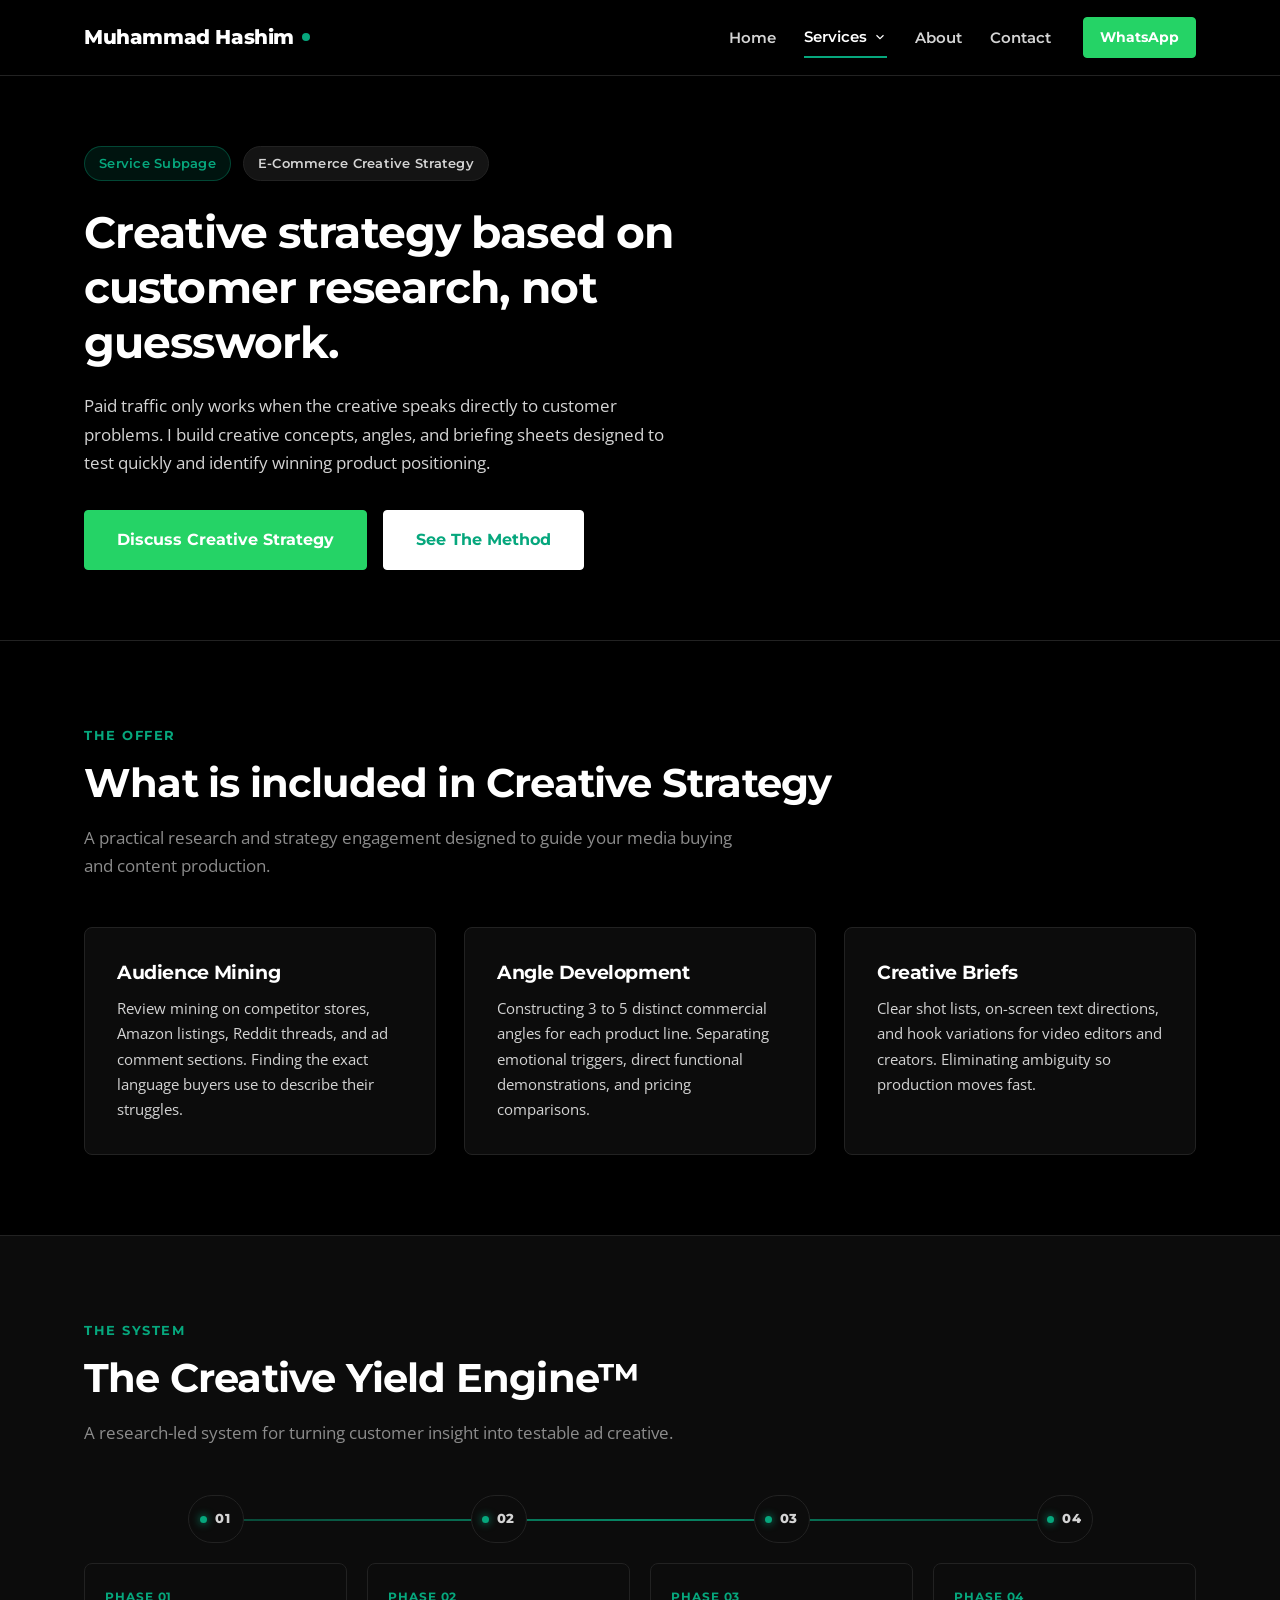
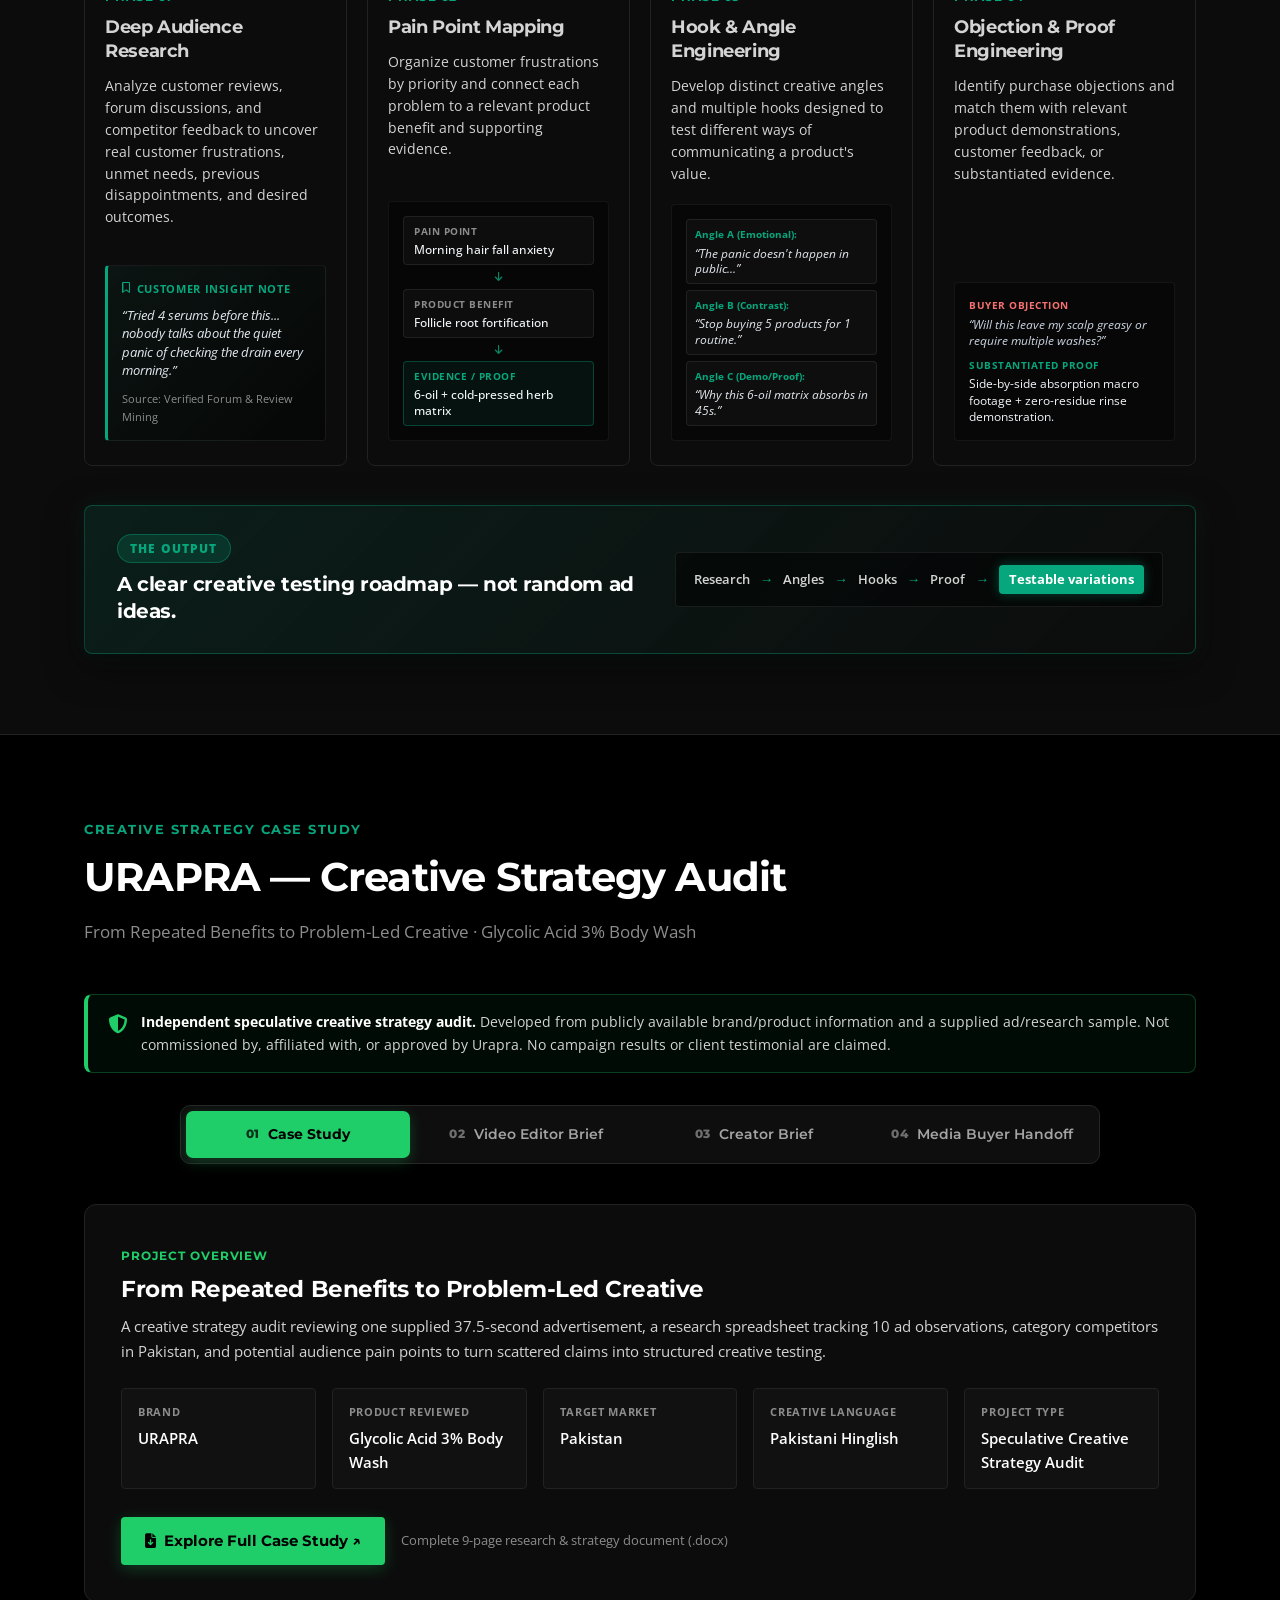
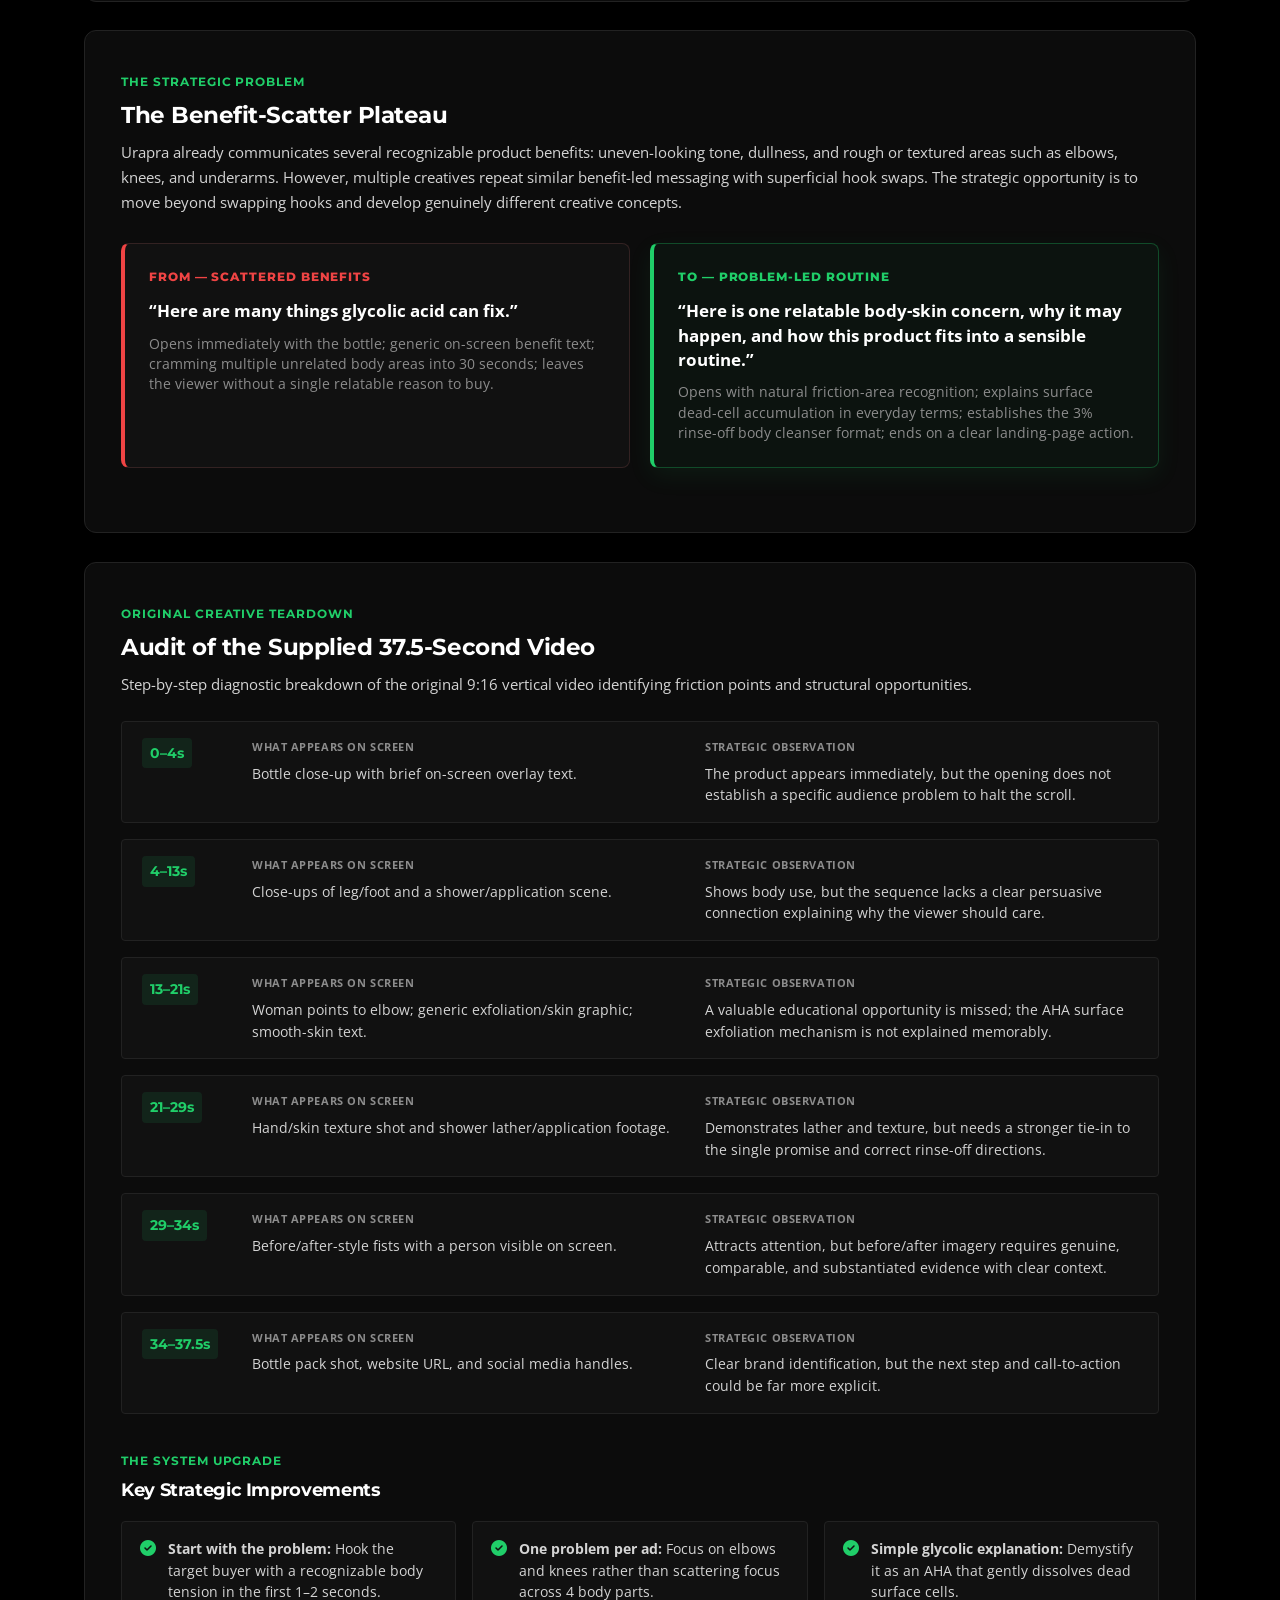
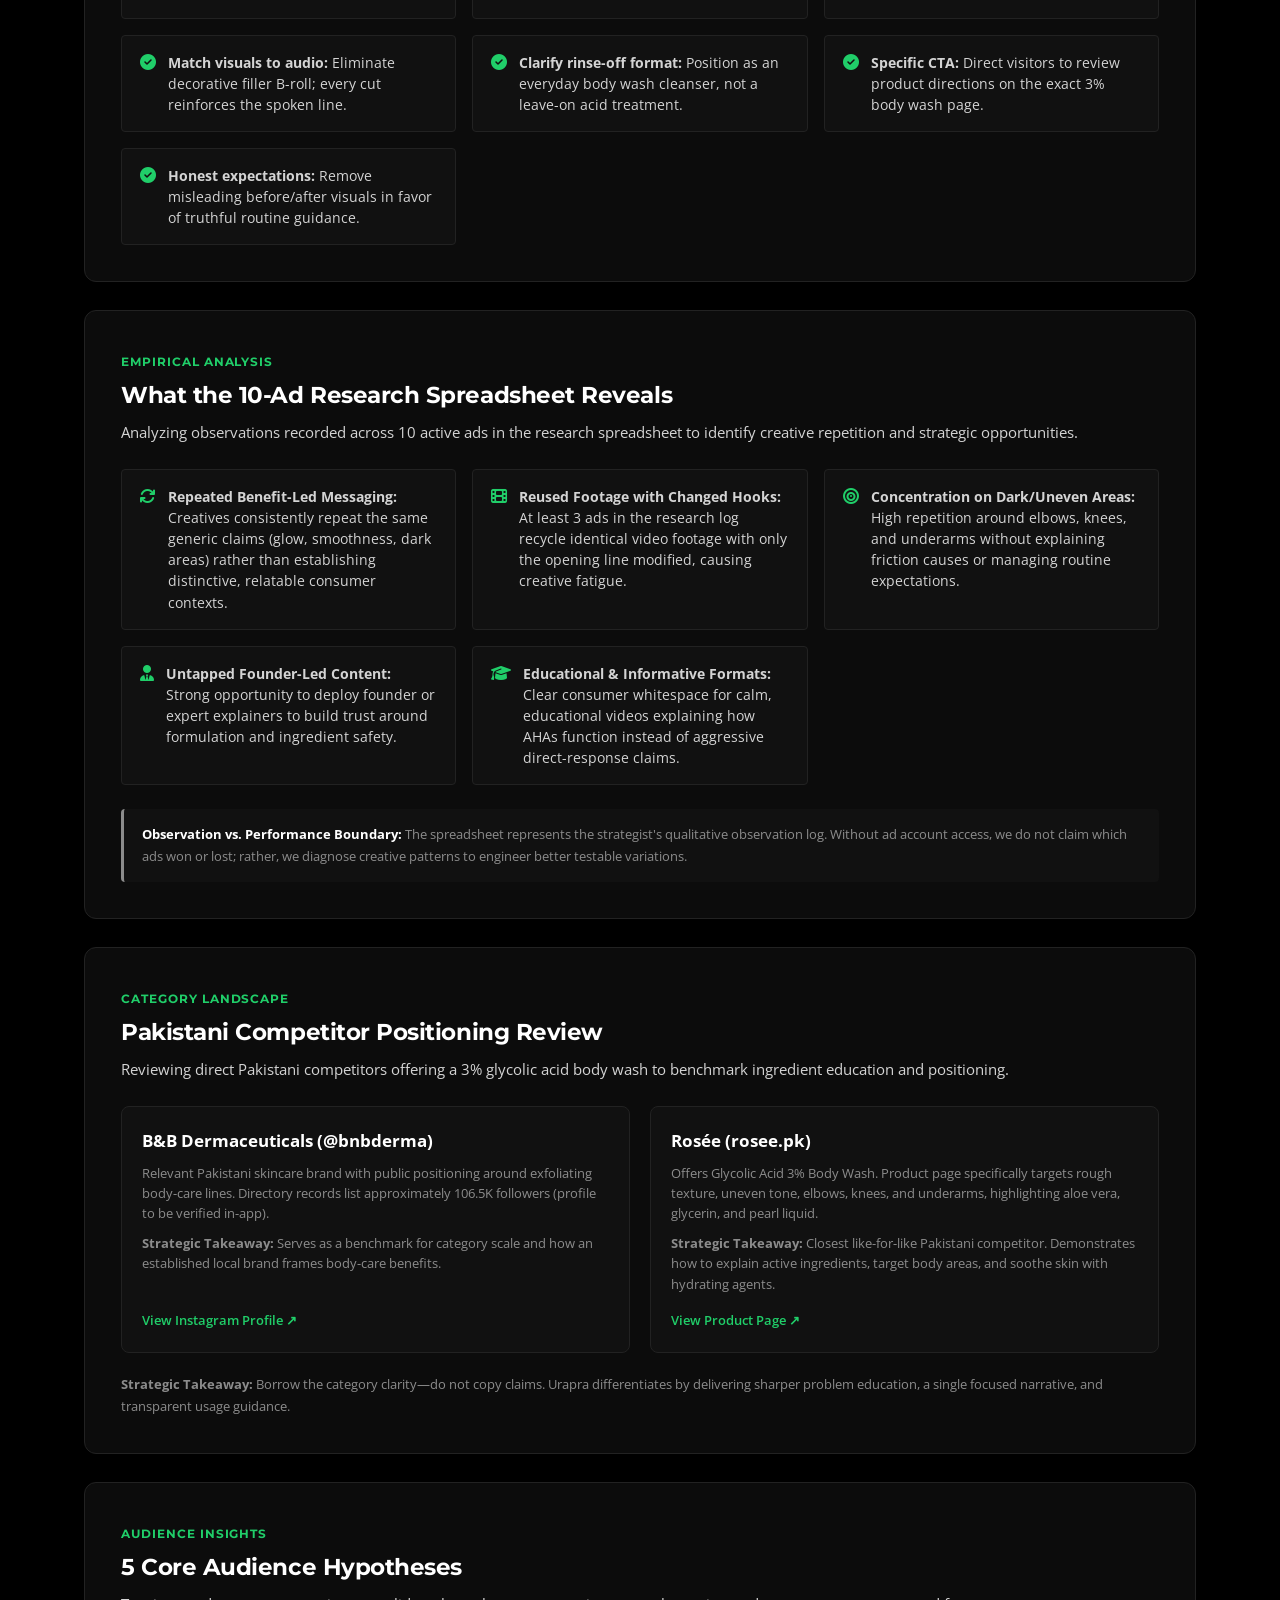
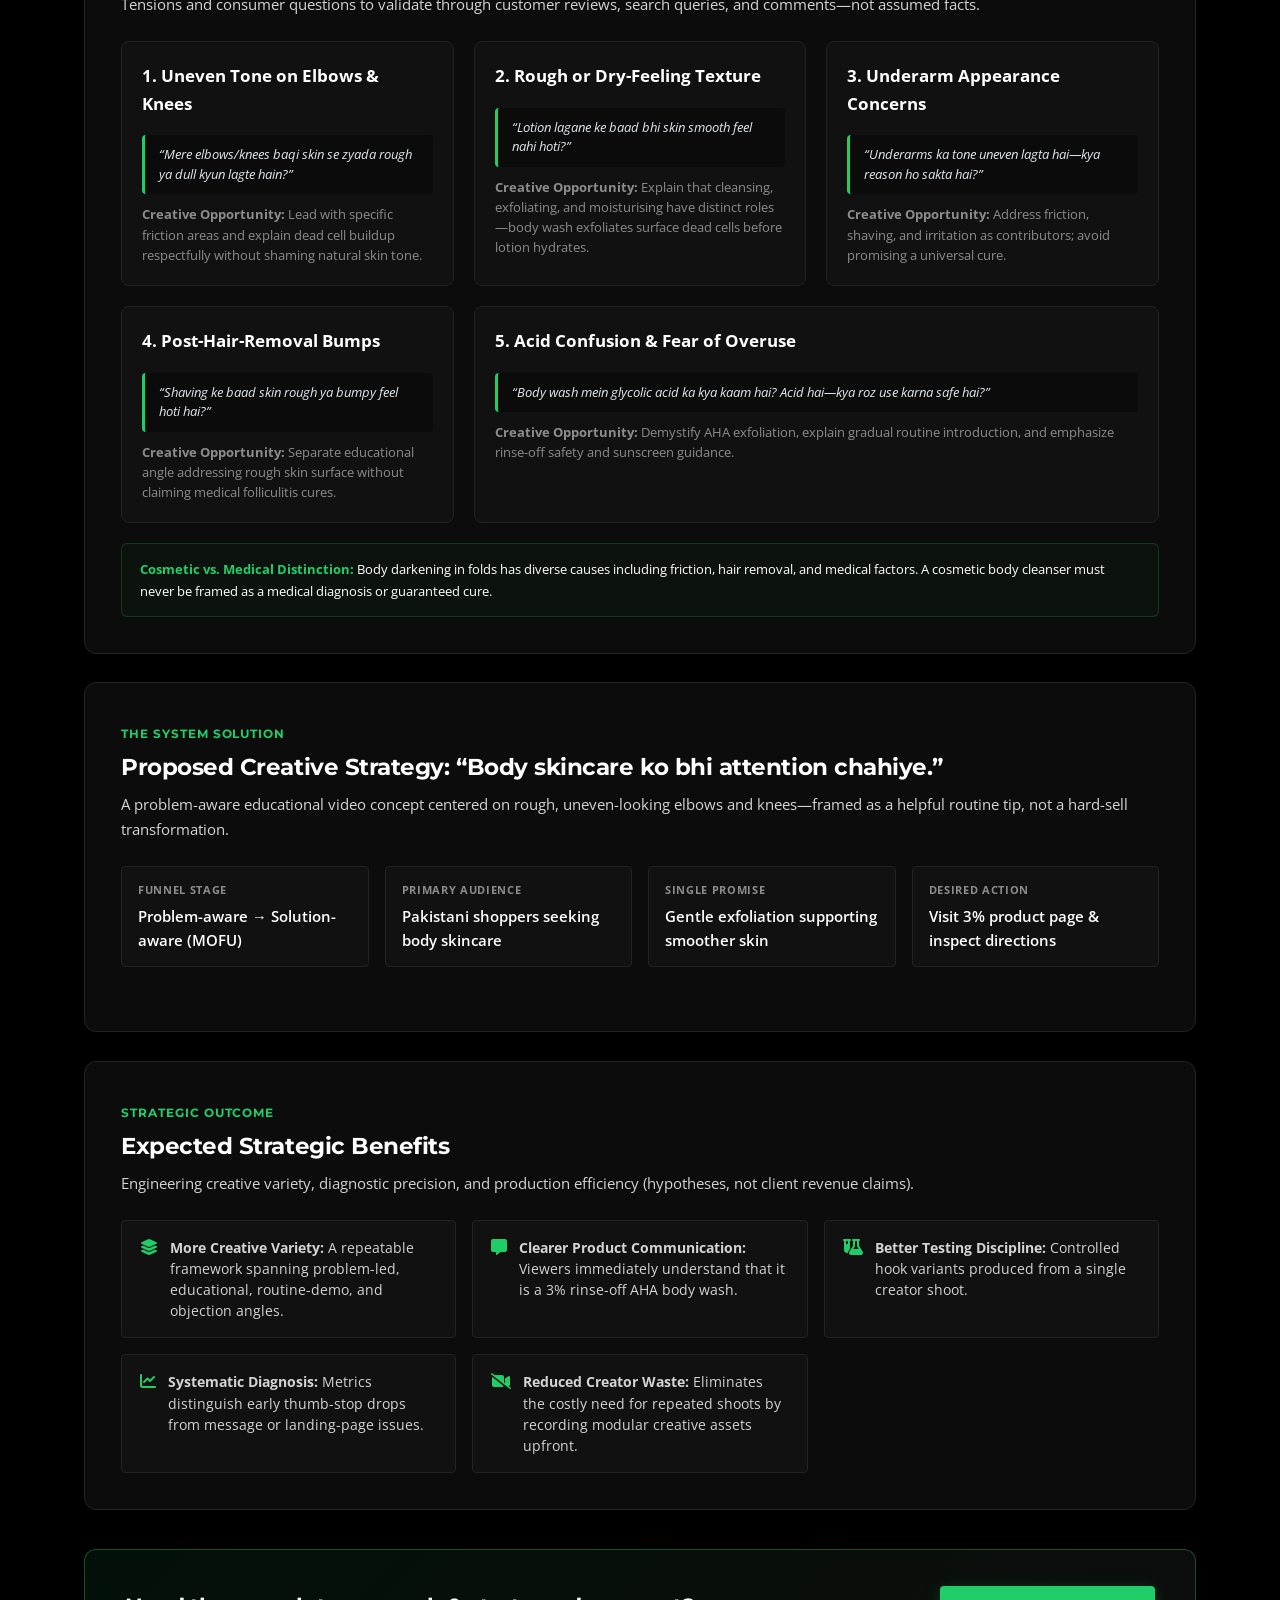
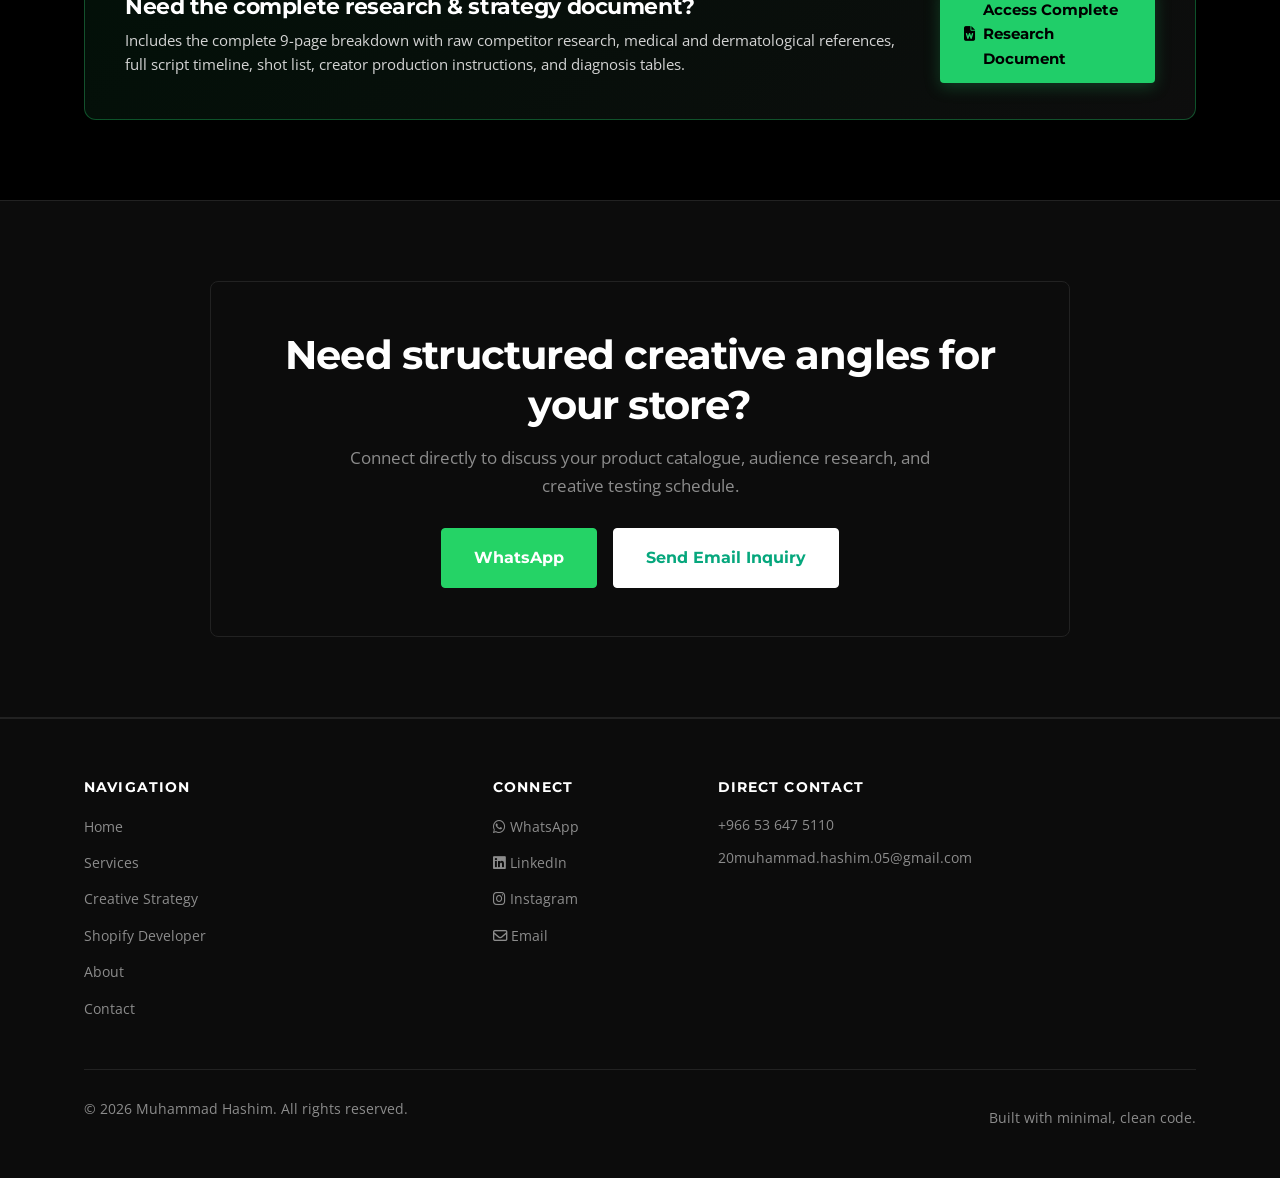
<file: creative-strategy.html>
<!DOCTYPE html>
<html lang="en">
<head>
  <meta charset="UTF-8">
  <meta name="viewport" content="width=device-width, initial-scale=1.0">
  <title>Creative Strategy | Muhammad Hashim</title>
  <link rel="stylesheet" href="https://cdnjs.cloudflare.com/ajax/libs/font-awesome/6.5.1/css/all.min.css">
  <link rel="stylesheet" href="css/style.css">
</head>
<body>

  <!-- Site Header -->
  <header class="site-header">
    <div class="container">
      <a href="index.html" class="brand-wordmark" aria-label="Muhammad Hashim Portfolio Home">
        Muhammad Hashim <span class="accent-dot"></span>
      </a>

      <nav class="main-nav" aria-label="Primary Navigation">
        <ul class="nav-list">
          <li><a href="index.html" class="nav-link">Home</a></li>
          <li class="nav-item-dropdown">
            <a href="services.html" class="nav-link dropdown-trigger active">
              Services
              <svg width="14" height="14" viewBox="0 0 24 24" fill="none" stroke="currentColor" stroke-width="2"><path d="M6 9l6 6 6-6"/></svg>
            </a>
            <div class="dropdown-menu">
              <a href="creative-strategy.html" class="dropdown-link active">Creative Strategy</a>
              <a href="shopify-developer.html" class="dropdown-link">Shopify Store Developer</a>
            </div>
          </li>
          <li><a href="about.html" class="nav-link">About</a></li>
          <li><a href="contact.html" class="nav-link">Contact</a></li>
        </ul>

        <div class="header-cta">
          <a href="https://wa.me/966536475110" target="_blank" rel="noopener noreferrer" class="btn btn-whatsapp btn-sm">
            WhatsApp
          </a>
        </div>
      </nav>

      <button class="mobile-toggle" aria-label="Toggle navigation menu" aria-expanded="false">
        <svg width="24" height="24" viewBox="0 0 24 24" fill="none" stroke="currentColor" stroke-width="2"><path d="M4 6h16M4 12h16M4 18h16"/></svg>
      </button>
    </div>
  </header>

  <main class="site-main">

    <!-- Hero / Intro -->
    <section class="hero">
      <div class="container">
        <div class="hero-meta">
          <span class="badge badge-accent">Service Subpage</span>
          <span class="badge">E-Commerce Creative Strategy</span>
        </div>

        <h1 class="hero-title">
          Creative strategy based on customer research, not guesswork.
        </h1>

        <p class="hero-lead">
          Paid traffic only works when the creative speaks directly to customer problems. I build creative concepts, angles, and briefing sheets designed to test quickly and identify winning product positioning.
        </p>

        <div class="btn-group">
          <a href="https://wa.me/966536475110" target="_blank" rel="noopener noreferrer" class="btn btn-whatsapp btn-lg">
            Discuss Creative Strategy
          </a>
          <a href="#arsenal-method" class="btn btn-secondary btn-lg">
            See The Method
          </a>
        </div>
      </div>
    </section>

    <!-- Offer Breakdown -->
    <section class="section">
      <div class="container">
        <div class="section-header">
          <span class="section-eyebrow">The Offer</span>
          <h2 class="section-title">What is included in Creative Strategy</h2>
          <p class="section-subtitle">
            A practical research and strategy engagement designed to guide your media buying and content production.
          </p>
        </div>

        <div class="grid-3">
          <div class="card">
            <h3 style="font-size: 1.2rem; margin-bottom: 12px;">Audience Mining</h3>
            <p style="font-size: 0.95rem; color: var(--color-text-secondary);">
              Review mining on competitor stores, Amazon listings, Reddit threads, and ad comment sections. Finding the exact language buyers use to describe their struggles.
            </p>
          </div>

          <div class="card">
            <h3 style="font-size: 1.2rem; margin-bottom: 12px;">Angle Development</h3>
            <p style="font-size: 0.95rem; color: var(--color-text-secondary);">
              Constructing 3 to 5 distinct commercial angles for each product line. Separating emotional triggers, direct functional demonstrations, and pricing comparisons.
            </p>
          </div>

          <div class="card">
            <h3 style="font-size: 1.2rem; margin-bottom: 12px;">Creative Briefs</h3>
            <p style="font-size: 0.95rem; color: var(--color-text-secondary);">
              Clear shot lists, on-screen text directions, and hook variations for video editors and creators. Eliminating ambiguity so production moves fast.
            </p>
          </div>
        </div>
      </div>
    </section>

    <!-- The Creative Yield Engine™ Framework -->
    <section class="section section-alt cye-section" id="cye-system">
      <div class="container">
        <div class="section-header">
          <span class="section-eyebrow">THE SYSTEM</span>
          <h2 class="section-title">The Creative Yield Engine&trade;</h2>
          <p class="section-subtitle">
            A research-led system for turning customer insight into testable ad creative.
          </p>
        </div>

        <!-- 4-Phase Timeline Process -->
        <div class="cye-timeline-wrapper">
          <div class="cye-timeline-track" aria-hidden="true"></div>
          
          <div class="cye-phases-grid">
            <!-- Phase 01 -->
            <article class="cye-phase-card fade-in-up">
              <div class="cye-phase-marker">
                <span class="cye-marker-dot"></span>
                <span class="cye-phase-num">01</span>
              </div>
              <div class="cye-card-inner">
                <span class="cye-phase-label">Phase 01</span>
                <h3 class="cye-phase-title">Deep Audience Research</h3>
                <p class="cye-phase-desc">
                  Analyze customer reviews, forum discussions, and competitor feedback to uncover real customer frustrations, unmet needs, previous disappointments, and desired outcomes.
                </p>
                
                <!-- Visual Element: Research Note Example -->
                <div class="cye-visual-artifact cye-artifact-note">
                  <div class="cye-artifact-tag"><i class="fa-regular fa-bookmark"></i> Customer Insight Note</div>
                  <p class="cye-artifact-quote">
                    &ldquo;Tried 4 serums before this... nobody talks about the quiet panic of checking the drain every morning.&rdquo;
                  </p>
                  <span class="cye-artifact-meta">Source: Verified Forum &amp; Review Mining</span>
                </div>
              </div>
            </article>

            <!-- Phase 02 -->
            <article class="cye-phase-card fade-in-up">
              <div class="cye-phase-marker">
                <span class="cye-marker-dot"></span>
                <span class="cye-phase-num">02</span>
              </div>
              <div class="cye-card-inner">
                <span class="cye-phase-label">Phase 02</span>
                <h3 class="cye-phase-title">Pain Point Mapping</h3>
                <p class="cye-phase-desc">
                  Organize customer frustrations by priority and connect each problem to a relevant product benefit and supporting evidence.
                </p>

                <!-- Visual Element: Pain Point -> Benefit -> Proof Diagram -->
                <div class="cye-visual-artifact cye-artifact-diagram">
                  <div class="cye-flow-node">
                    <span class="cye-node-lbl">Pain Point</span>
                    <span class="cye-node-val">Morning hair fall anxiety</span>
                  </div>
                  <div class="cye-flow-arrow"><i class="fa-solid fa-arrow-down"></i></div>
                  <div class="cye-flow-node">
                    <span class="cye-node-lbl">Product Benefit</span>
                    <span class="cye-node-val">Follicle root fortification</span>
                  </div>
                  <div class="cye-flow-arrow"><i class="fa-solid fa-arrow-down"></i></div>
                  <div class="cye-flow-node cye-node-proof">
                    <span class="cye-node-lbl">Evidence / Proof</span>
                    <span class="cye-node-val">6-oil + cold-pressed herb matrix</span>
                  </div>
                </div>
              </div>
            </article>

            <!-- Phase 03 -->
            <article class="cye-phase-card fade-in-up">
              <div class="cye-phase-marker">
                <span class="cye-marker-dot"></span>
                <span class="cye-phase-num">03</span>
              </div>
              <div class="cye-card-inner">
                <span class="cye-phase-label">Phase 03</span>
                <h3 class="cye-phase-title">Hook &amp; Angle Engineering</h3>
                <p class="cye-phase-desc">
                  Develop distinct creative angles and multiple hooks designed to test different ways of communicating a product's value.
                </p>

                <!-- Visual Element: 3 Compact Hook Variations -->
                <div class="cye-visual-artifact cye-artifact-hooks">
                  <div class="cye-hook-pill">
                    <span class="cye-hook-type">Angle A (Emotional):</span>
                    <span class="cye-hook-text">&ldquo;The panic doesn't happen in public...&rdquo;</span>
                  </div>
                  <div class="cye-hook-pill">
                    <span class="cye-hook-type">Angle B (Contrast):</span>
                    <span class="cye-hook-text">&ldquo;Stop buying 5 products for 1 routine.&rdquo;</span>
                  </div>
                  <div class="cye-hook-pill">
                    <span class="cye-hook-type">Angle C (Demo/Proof):</span>
                    <span class="cye-hook-text">&ldquo;Why this 6-oil matrix absorbs in 45s.&rdquo;</span>
                  </div>
                </div>
              </div>
            </article>

            <!-- Phase 04 -->
            <article class="cye-phase-card fade-in-up">
              <div class="cye-phase-marker">
                <span class="cye-marker-dot"></span>
                <span class="cye-phase-num">04</span>
              </div>
              <div class="cye-card-inner">
                <span class="cye-phase-label">Phase 04</span>
                <h3 class="cye-phase-title">Objection &amp; Proof Engineering</h3>
                <p class="cye-phase-desc">
                  Identify purchase objections and match them with relevant product demonstrations, customer feedback, or substantiated evidence.
                </p>

                <!-- Visual Element: Objection -> Proof Example -->
                <div class="cye-visual-artifact cye-artifact-objection">
                  <div class="cye-objection-item">
                    <span class="cye-obj-tag">Buyer Objection</span>
                    <p class="cye-obj-txt">&ldquo;Will this leave my scalp greasy or require multiple washes?&rdquo;</p>
                  </div>
                  <div class="cye-proof-item">
                    <span class="cye-proof-tag">Substantiated Proof</span>
                    <p class="cye-proof-txt">Side-by-side absorption macro footage + zero-residue rinse demonstration.</p>
                  </div>
                </div>
              </div>
            </article>
          </div>
        </div>

        <!-- Final Outcome Panel -->
        <div class="cye-outcome-panel fade-in-up">
          <div class="cye-outcome-header">
            <span class="cye-outcome-badge">THE OUTPUT</span>
            <h3 class="cye-outcome-heading">A clear creative testing roadmap &mdash; not random ad ideas.</h3>
          </div>
          <div class="cye-outcome-flow">
            <span class="cye-flow-step">Research</span>
            <span class="cye-flow-sep">&rarr;</span>
            <span class="cye-flow-step">Angles</span>
            <span class="cye-flow-sep">&rarr;</span>
            <span class="cye-flow-step">Hooks</span>
            <span class="cye-flow-sep">&rarr;</span>
            <span class="cye-flow-step">Proof</span>
            <span class="cye-flow-sep">&rarr;</span>
            <span class="cye-flow-step cye-flow-highlight">Testable variations</span>
          </div>
        </div>
      </div>
    </section>

    <!-- Case Study Section: URAPRA Creative Strategy Audit -->
    <section class="section cs-section" id="creative-audits">
      <div class="container">
        
        <!-- Section Header -->
        <div class="section-header">
          <span class="section-eyebrow">CREATIVE STRATEGY CASE STUDY</span>
          <h2 class="section-title">URAPRA &mdash; Creative Strategy Audit</h2>
          <p class="section-subtitle">
            From Repeated Benefits to Problem-Led Creative &middot; Glycolic Acid 3% Body Wash
          </p>
        </div>

        <!-- Visible Professional Disclosure -->
        <div class="cs-disclosure-banner fade-in-up">
          <div class="cs-disclosure-icon">
            <i class="fa-solid fa-shield-halved"></i>
          </div>
          <p class="cs-disclosure-text">
            <strong>Independent speculative creative strategy audit.</strong> Developed from publicly available brand/product information and a supplied ad/research sample. Not commissioned by, affiliated with, or approved by Urapra. No campaign results or client testimonial are claimed.
          </p>
        </div>

        <!-- Connected Segmented Navigation (4 Tabs) -->
        <div class="cs-nav-wrapper fade-in-up">
          <nav class="cs-segmented-nav" role="tablist" aria-label="URAPRA Case Study Navigation">
            <button type="button" class="cs-tab-btn is-active" role="tab" id="cs-tab-1" aria-selected="true" aria-controls="panel-case-study" tabindex="0">
              <span class="cs-tab-num">01</span> Case Study
            </button>
            <button type="button" class="cs-tab-btn" role="tab" id="cs-tab-2" aria-selected="false" aria-controls="panel-editor-brief" tabindex="-1">
              <span class="cs-tab-num">02</span> Video Editor Brief
            </button>
            <button type="button" class="cs-tab-btn" role="tab" id="cs-tab-3" aria-selected="false" aria-controls="panel-creator-brief" tabindex="-1">
              <span class="cs-tab-num">03</span> Creator Brief
            </button>
            <button type="button" class="cs-tab-btn" role="tab" id="cs-tab-4" aria-selected="false" aria-controls="panel-media-buyer" tabindex="-1">
              <span class="cs-tab-num">04</span> Media Buyer Handoff
            </button>
          </nav>
        </div>

        <!-- ==================================================================
             TAB ONE: CASE STUDY
        ================================================================== -->
        <div class="cs-tab-panel is-active" id="panel-case-study" role="tabpanel" aria-labelledby="cs-tab-1">
          
          <!-- A. Project Overview Card -->
          <article class="cs-card fade-in-up">
            <div class="cs-card-header">
              <span class="cs-section-subtitle-tag">PROJECT OVERVIEW</span>
              <h3 class="cs-card-title">From Repeated Benefits to Problem-Led Creative</h3>
              <p class="cs-card-desc">
                A creative strategy audit reviewing one supplied 37.5-second advertisement, a research spreadsheet tracking 10 ad observations, category competitors in Pakistan, and potential audience pain points to turn scattered claims into structured creative testing.
              </p>
            </div>

            <!-- Project Meta Information Grid -->
            <div class="cs-meta-grid">
              <div class="cs-meta-item">
                <span class="cs-meta-label">Brand</span>
                <span class="cs-meta-value">URAPRA</span>
              </div>
              <div class="cs-meta-item">
                <span class="cs-meta-label">Product Reviewed</span>
                <span class="cs-meta-value">Glycolic Acid 3% Body Wash</span>
              </div>
              <div class="cs-meta-item">
                <span class="cs-meta-label">Target Market</span>
                <span class="cs-meta-value">Pakistan</span>
              </div>
              <div class="cs-meta-item">
                <span class="cs-meta-label">Creative Language</span>
                <span class="cs-meta-value">Pakistani Hinglish</span>
              </div>
              <div class="cs-meta-item">
                <span class="cs-meta-label">Project Type</span>
                <span class="cs-meta-value">Speculative Creative Strategy Audit</span>
              </div>
            </div>

            <div class="cs-actions-row">
              <a href="docs/Urapra_Creative_Strategy_Case_Study.docx" download class="btn-cs-primary">
                <i class="fa-solid fa-file-arrow-down"></i> Explore Full Case Study &nearr;
              </a>
              <span style="font-size: 0.82rem; color: var(--color-text-muted);">Complete 9-page research &amp; strategy document (.docx)</span>
            </div>
          </article>

          <!-- B. The Strategic Problem -->
          <article class="cs-card fade-in-up">
            <div class="cs-card-header">
              <span class="cs-section-subtitle-tag">THE STRATEGIC PROBLEM</span>
              <h3 class="cs-card-title">The Benefit-Scatter Plateau</h3>
              <p class="cs-card-desc">
                Urapra already communicates several recognizable product benefits: uneven-looking tone, dullness, and rough or textured areas such as elbows, knees, and underarms. However, multiple creatives repeat similar benefit-led messaging with superficial hook swaps. The strategic opportunity is to move beyond swapping hooks and develop genuinely different creative concepts.
              </p>
            </div>

            <!-- Main Visual Highlight: FROM vs TO -->
            <div class="cs-shift-container">
              <div class="cs-shift-box cs-shift-from">
                <span class="cs-shift-tag">FROM &mdash; SCATTERED BENEFITS</span>
                <div class="cs-shift-quote">&ldquo;Here are many things glycolic acid can fix.&rdquo;</div>
                <p class="cs-shift-notes">
                  Opens immediately with the bottle; generic on-screen benefit text; cramming multiple unrelated body areas into 30 seconds; leaves the viewer without a single relatable reason to buy.
                </p>
              </div>

              <div class="cs-shift-box cs-shift-to">
                <span class="cs-shift-tag">TO &mdash; PROBLEM-LED ROUTINE</span>
                <div class="cs-shift-quote">&ldquo;Here is one relatable body-skin concern, why it may happen, and how this product fits into a sensible routine.&rdquo;</div>
                <p class="cs-shift-notes">
                  Opens with natural friction-area recognition; explains surface dead-cell accumulation in everyday terms; establishes the 3% rinse-off body cleanser format; ends on a clear landing-page action.
                </p>
              </div>
            </div>
          </article>

          <!-- C. Existing Advertisement Audit (37.5s Video Teardown) -->
          <article class="cs-card fade-in-up">
            <div class="cs-card-header">
              <span class="cs-section-subtitle-tag">ORIGINAL CREATIVE TEARDOWN</span>
              <h3 class="cs-card-title">Audit of the Supplied 37.5-Second Video</h3>
              <p class="cs-card-desc">
                Step-by-step diagnostic breakdown of the original 9:16 vertical video identifying friction points and structural opportunities.
              </p>
            </div>

            <!-- Timeline -->
            <div class="cs-timeline-list">
              <div class="cs-timeline-item">
                <div><span class="cs-timeline-time">0–4s</span></div>
                <div>
                  <span class="cs-timeline-col-title">What appears on screen</span>
                  <p class="cs-timeline-text">Bottle close-up with brief on-screen overlay text.</p>
                </div>
                <div>
                  <span class="cs-timeline-col-title">Strategic Observation</span>
                  <p class="cs-timeline-text">The product appears immediately, but the opening does not establish a specific audience problem to halt the scroll.</p>
                </div>
              </div>

              <div class="cs-timeline-item">
                <div><span class="cs-timeline-time">4–13s</span></div>
                <div>
                  <span class="cs-timeline-col-title">What appears on screen</span>
                  <p class="cs-timeline-text">Close-ups of leg/foot and a shower/application scene.</p>
                </div>
                <div>
                  <span class="cs-timeline-col-title">Strategic Observation</span>
                  <p class="cs-timeline-text">Shows body use, but the sequence lacks a clear persuasive connection explaining why the viewer should care.</p>
                </div>
              </div>

              <div class="cs-timeline-item">
                <div><span class="cs-timeline-time">13–21s</span></div>
                <div>
                  <span class="cs-timeline-col-title">What appears on screen</span>
                  <p class="cs-timeline-text">Woman points to elbow; generic exfoliation/skin graphic; smooth-skin text.</p>
                </div>
                <div>
                  <span class="cs-timeline-col-title">Strategic Observation</span>
                  <p class="cs-timeline-text">A valuable educational opportunity is missed; the AHA surface exfoliation mechanism is not explained memorably.</p>
                </div>
              </div>

              <div class="cs-timeline-item">
                <div><span class="cs-timeline-time">21–29s</span></div>
                <div>
                  <span class="cs-timeline-col-title">What appears on screen</span>
                  <p class="cs-timeline-text">Hand/skin texture shot and shower lather/application footage.</p>
                </div>
                <div>
                  <span class="cs-timeline-col-title">Strategic Observation</span>
                  <p class="cs-timeline-text">Demonstrates lather and texture, but needs a stronger tie-in to the single promise and correct rinse-off directions.</p>
                </div>
              </div>

              <div class="cs-timeline-item">
                <div><span class="cs-timeline-time">29–34s</span></div>
                <div>
                  <span class="cs-timeline-col-title">What appears on screen</span>
                  <p class="cs-timeline-text">Before/after-style fists with a person visible on screen.</p>
                </div>
                <div>
                  <span class="cs-timeline-col-title">Strategic Observation</span>
                  <p class="cs-timeline-text">Attracts attention, but before/after imagery requires genuine, comparable, and substantiated evidence with clear context.</p>
                </div>
              </div>

              <div class="cs-timeline-item">
                <div><span class="cs-timeline-time">34–37.5s</span></div>
                <div>
                  <span class="cs-timeline-col-title">What appears on screen</span>
                  <p class="cs-timeline-text">Bottle pack shot, website URL, and social media handles.</p>
                </div>
                <div>
                  <span class="cs-timeline-col-title">Strategic Observation</span>
                  <p class="cs-timeline-text">Clear brand identification, but the next step and call-to-action could be far more explicit.</p>
                </div>
              </div>
            </div>

            <!-- Key Improvements Implemented -->
            <div style="margin-top: 32px;">
              <span class="cs-section-subtitle-tag">THE SYSTEM UPGRADE</span>
              <h4 style="font-size: 1.15rem; color: #ffffff; margin-bottom: 16px;">Key Strategic Improvements</h4>
              <div class="cs-bullet-grid">
                <div class="cs-bullet-card">
                  <i class="fa-solid fa-circle-check cs-bullet-icon"></i>
                  <p class="cs-bullet-text"><strong>Start with the problem:</strong> Hook the target buyer with a recognizable body tension in the first 1–2 seconds.</p>
                </div>
                <div class="cs-bullet-card">
                  <i class="fa-solid fa-circle-check cs-bullet-icon"></i>
                  <p class="cs-bullet-text"><strong>One problem per ad:</strong> Focus on elbows and knees rather than scattering focus across 4 body parts.</p>
                </div>
                <div class="cs-bullet-card">
                  <i class="fa-solid fa-circle-check cs-bullet-icon"></i>
                  <p class="cs-bullet-text"><strong>Simple glycolic explanation:</strong> Demystify it as an AHA that gently dissolves dead surface cells.</p>
                </div>
                <div class="cs-bullet-card">
                  <i class="fa-solid fa-circle-check cs-bullet-icon"></i>
                  <p class="cs-bullet-text"><strong>Match visuals to audio:</strong> Eliminate decorative filler B-roll; every cut reinforces the spoken line.</p>
                </div>
                <div class="cs-bullet-card">
                  <i class="fa-solid fa-circle-check cs-bullet-icon"></i>
                  <p class="cs-bullet-text"><strong>Clarify rinse-off format:</strong> Position as an everyday body wash cleanser, not a leave-on acid treatment.</p>
                </div>
                <div class="cs-bullet-card">
                  <i class="fa-solid fa-circle-check cs-bullet-icon"></i>
                  <p class="cs-bullet-text"><strong>Specific CTA:</strong> Direct visitors to review product directions on the exact 3% body wash page.</p>
                </div>
                <div class="cs-bullet-card">
                  <i class="fa-solid fa-circle-check cs-bullet-icon"></i>
                  <p class="cs-bullet-text"><strong>Honest expectations:</strong> Remove misleading before/after visuals in favor of truthful routine guidance.</p>
                </div>
              </div>
            </div>
          </article>

          <!-- D. Research Findings (10-Ad Spreadsheet Analysis) -->
          <article class="cs-card fade-in-up">
            <div class="cs-card-header">
              <span class="cs-section-subtitle-tag">EMPIRICAL ANALYSIS</span>
              <h3 class="cs-card-title">What the 10-Ad Research Spreadsheet Reveals</h3>
              <p class="cs-card-desc">
                Analyzing observations recorded across 10 active ads in the research spreadsheet to identify creative repetition and strategic opportunities.
              </p>
            </div>

            <div class="cs-bullet-grid">
              <div class="cs-bullet-card">
                <i class="fa-solid fa-arrows-rotate cs-bullet-icon"></i>
                <div>
                  <p class="cs-bullet-text"><strong>Repeated Benefit-Led Messaging:</strong> Creatives consistently repeat the same generic claims (glow, smoothness, dark areas) rather than establishing distinctive, relatable consumer contexts.</p>
                </div>
              </div>

              <div class="cs-bullet-card">
                <i class="fa-solid fa-film cs-bullet-icon"></i>
                <div>
                  <p class="cs-bullet-text"><strong>Reused Footage with Changed Hooks:</strong> At least 3 ads in the research log recycle identical video footage with only the opening line modified, causing creative fatigue.</p>
                </div>
              </div>

              <div class="cs-bullet-card">
                <i class="fa-solid fa-bullseye cs-bullet-icon"></i>
                <div>
                  <p class="cs-bullet-text"><strong>Concentration on Dark/Uneven Areas:</strong> High repetition around elbows, knees, and underarms without explaining friction causes or managing routine expectations.</p>
                </div>
              </div>

              <div class="cs-bullet-card">
                <i class="fa-solid fa-user-tie cs-bullet-icon"></i>
                <div>
                  <p class="cs-bullet-text"><strong>Untapped Founder-Led Content:</strong> Strong opportunity to deploy founder or expert explainers to build trust around formulation and ingredient safety.</p>
                </div>
              </div>

              <div class="cs-bullet-card">
                <i class="fa-solid fa-graduation-cap cs-bullet-icon"></i>
                <div>
                  <p class="cs-bullet-text"><strong>Educational &amp; Informative Formats:</strong> Clear consumer whitespace for calm, educational videos explaining how AHAs function instead of aggressive direct-response claims.</p>
                </div>
              </div>
            </div>

            <!-- Boundary Notice -->
            <div style="margin-top: 24px; padding: 14px 18px; background: rgba(255, 255, 255, 0.02); border-left: 3px solid #8c8c8c; border-radius: 4px;">
              <p style="font-size: 0.84rem; color: var(--color-text-muted); margin-bottom: 0;">
                <strong style="color: #ffffff;">Observation vs. Performance Boundary:</strong> The spreadsheet represents the strategist's qualitative observation log. Without ad account access, we do not claim which ads won or lost; rather, we diagnose creative patterns to engineer better testable variations.
              </p>
            </div>
          </article>

          <!-- E. Competitor Research -->
          <article class="cs-card fade-in-up">
            <div class="cs-card-header">
              <span class="cs-section-subtitle-tag">CATEGORY LANDSCAPE</span>
              <h3 class="cs-card-title">Pakistani Competitor Positioning Review</h3>
              <p class="cs-card-desc">
                Reviewing direct Pakistani competitors offering a 3% glycolic acid body wash to benchmark ingredient education and positioning.
              </p>
            </div>

            <div class="cs-grid-2">
              <div class="cs-insight-card">
                <div class="cs-insight-title">B&amp;B Dermaceuticals (@bnbderma)</div>
                <p class="cs-insight-note">
                  Relevant Pakistani skincare brand with public positioning around exfoliating body-care lines. Directory records list approximately 106.5K followers (profile to be verified in-app).
                </p>
                <p class="cs-insight-note" style="margin-top: 10px;">
                  <strong>Strategic Takeaway:</strong> Serves as a benchmark for category scale and how an established local brand frames body-care benefits.
                </p>
                <div style="margin-top: auto; padding-top: 12px;">
                  <a href="https://www.instagram.com/bnbderma/" target="_blank" rel="noopener noreferrer" style="font-size: 0.82rem; color: #20CE69; font-weight: 600;">
                    View Instagram Profile &nearr;
                  </a>
                </div>
              </div>

              <div class="cs-insight-card">
                <div class="cs-insight-title">Rosée (rosee.pk)</div>
                <p class="cs-insight-note">
                  Offers Glycolic Acid 3% Body Wash. Product page specifically targets rough texture, uneven tone, elbows, knees, and underarms, highlighting aloe vera, glycerin, and pearl liquid.
                </p>
                <p class="cs-insight-note" style="margin-top: 10px;">
                  <strong>Strategic Takeaway:</strong> Closest like-for-like Pakistani competitor. Demonstrates how to explain active ingredients, target body areas, and soothe skin with hydrating agents.
                </p>
                <div style="margin-top: auto; padding-top: 12px;">
                  <a href="https://rosee.pk/products/glycolic-acid-3-body-wash" target="_blank" rel="noopener noreferrer" style="font-size: 0.82rem; color: #20CE69; font-weight: 600;">
                    View Product Page &nearr;
                  </a>
                </div>
              </div>
            </div>

            <p style="font-size: 0.84rem; color: var(--color-text-muted); margin-top: 16px; margin-bottom: 0;">
              <strong>Strategic Takeaway:</strong> Borrow the category clarity—do not copy claims. Urapra differentiates by delivering sharper problem education, a single focused narrative, and transparent usage guidance.
            </p>
          </article>

          <!-- F. Audience Pain Points (5 Hypotheses) -->
          <article class="cs-card fade-in-up">
            <div class="cs-card-header">
              <span class="cs-section-subtitle-tag">AUDIENCE INSIGHTS</span>
              <h3 class="cs-card-title">5 Core Audience Hypotheses</h3>
              <p class="cs-card-desc">
                Tensions and consumer questions to validate through customer reviews, search queries, and comments—not assumed facts.
              </p>
            </div>

            <div class="cs-grid-3">
              <!-- Hypothesis 1 -->
              <div class="cs-insight-card">
                <div class="cs-insight-title">1. Uneven Tone on Elbows &amp; Knees</div>
                <div class="cs-insight-quote">
                  &ldquo;Mere elbows/knees baqi skin se zyada rough ya dull kyun lagte hain?&rdquo;
                </div>
                <p class="cs-insight-note">
                  <strong>Creative Opportunity:</strong> Lead with specific friction areas and explain dead cell buildup respectfully without shaming natural skin tone.
                </p>
              </div>

              <!-- Hypothesis 2 -->
              <div class="cs-insight-card">
                <div class="cs-insight-title">2. Rough or Dry-Feeling Texture</div>
                <div class="cs-insight-quote">
                  &ldquo;Lotion lagane ke baad bhi skin smooth feel nahi hoti?&rdquo;
                </div>
                <p class="cs-insight-note">
                  <strong>Creative Opportunity:</strong> Explain that cleansing, exfoliating, and moisturising have distinct roles—body wash exfoliates surface dead cells before lotion hydrates.
                </p>
              </div>

              <!-- Hypothesis 3 -->
              <div class="cs-insight-card">
                <div class="cs-insight-title">3. Underarm Appearance Concerns</div>
                <div class="cs-insight-quote">
                  &ldquo;Underarms ka tone uneven lagta hai—kya reason ho sakta hai?&rdquo;
                </div>
                <p class="cs-insight-note">
                  <strong>Creative Opportunity:</strong> Address friction, shaving, and irritation as contributors; avoid promising a universal cure.
                </p>
              </div>

              <!-- Hypothesis 4 -->
              <div class="cs-insight-card">
                <div class="cs-insight-title">4. Post-Hair-Removal Bumps</div>
                <div class="cs-insight-quote">
                  &ldquo;Shaving ke baad skin rough ya bumpy feel hoti hai?&rdquo;
                </div>
                <p class="cs-insight-note">
                  <strong>Creative Opportunity:</strong> Separate educational angle addressing rough skin surface without claiming medical folliculitis cures.
                </p>
              </div>

              <!-- Hypothesis 5 -->
              <div class="cs-insight-card" style="grid-column: span 2;">
                <div class="cs-insight-title">5. Acid Confusion &amp; Fear of Overuse</div>
                <div class="cs-insight-quote">
                  &ldquo;Body wash mein glycolic acid ka kya kaam hai? Acid hai—kya roz use karna safe hai?&rdquo;
                </div>
                <p class="cs-insight-note">
                  <strong>Creative Opportunity:</strong> Demystify AHA exfoliation, explain gradual routine introduction, and emphasize rinse-off safety and sunscreen guidance.
                </p>
              </div>
            </div>

            <!-- Cosmetic vs Medical Guardrail -->
            <div style="margin-top: 20px; padding: 14px 18px; background: rgba(32, 206, 105, 0.04); border: 1px solid rgba(32, 206, 105, 0.2); border-radius: 6px;">
              <p style="font-size: 0.84rem; color: #ffffff; margin-bottom: 0;">
                <strong style="color: #20CE69;">Cosmetic vs. Medical Distinction:</strong> Body darkening in folds has diverse causes including friction, hair removal, and medical factors. A cosmetic body cleanser must never be framed as a medical diagnosis or guaranteed cure.
              </p>
            </div>
          </article>

          <!-- G. Proposed Creative Strategy -->
          <article class="cs-card fade-in-up">
            <div class="cs-card-header">
              <span class="cs-section-subtitle-tag">THE SYSTEM SOLUTION</span>
              <h3 class="cs-card-title">Proposed Creative Strategy: &ldquo;Body skincare ko bhi attention chahiye.&rdquo;</h3>
              <p class="cs-card-desc">
                A problem-aware educational video concept centered on rough, uneven-looking elbows and knees—framed as a helpful routine tip, not a hard-sell transformation.
              </p>
            </div>

            <div class="cs-meta-grid">
              <div class="cs-meta-item">
                <span class="cs-meta-label">Funnel Stage</span>
                <span class="cs-meta-value">Problem-aware &rarr; Solution-aware (MOFU)</span>
              </div>
              <div class="cs-meta-item">
                <span class="cs-meta-label">Primary Audience</span>
                <span class="cs-meta-value">Pakistani shoppers seeking body skincare</span>
              </div>
              <div class="cs-meta-item">
                <span class="cs-meta-label">Single Promise</span>
                <span class="cs-meta-value">Gentle exfoliation supporting smoother skin</span>
              </div>
              <div class="cs-meta-item">
                <span class="cs-meta-label">Desired Action</span>
                <span class="cs-meta-value">Visit 3% product page &amp; inspect directions</span>
              </div>
            </div>
          </article>

          <!-- H. Strategic Outcome -->
          <article class="cs-card fade-in-up">
            <div class="cs-card-header">
              <span class="cs-section-subtitle-tag">STRATEGIC OUTCOME</span>
              <h3 class="cs-card-title">Expected Strategic Benefits</h3>
              <p class="cs-card-desc">
                Engineering creative variety, diagnostic precision, and production efficiency (hypotheses, not client revenue claims).
              </p>
            </div>

            <div class="cs-bullet-grid">
              <div class="cs-bullet-card">
                <i class="fa-solid fa-layer-group cs-bullet-icon"></i>
                <p class="cs-bullet-text"><strong>More Creative Variety:</strong> A repeatable framework spanning problem-led, educational, routine-demo, and objection angles.</p>
              </div>
              <div class="cs-bullet-card">
                <i class="fa-solid fa-message cs-bullet-icon"></i>
                <p class="cs-bullet-text"><strong>Clearer Product Communication:</strong> Viewers immediately understand that it is a 3% rinse-off AHA body wash.</p>
              </div>
              <div class="cs-bullet-card">
                <i class="fa-solid fa-flask-vial cs-bullet-icon"></i>
                <p class="cs-bullet-text"><strong>Better Testing Discipline:</strong> Controlled hook variants produced from a single creator shoot.</p>
              </div>
              <div class="cs-bullet-card">
                <i class="fa-solid fa-chart-line cs-bullet-icon"></i>
                <p class="cs-bullet-text"><strong>Systematic Diagnosis:</strong> Metrics distinguish early thumb-stop drops from message or landing-page issues.</p>
              </div>
              <div class="cs-bullet-card">
                <i class="fa-solid fa-video-slash cs-bullet-icon"></i>
                <p class="cs-bullet-text"><strong>Reduced Creator Waste:</strong> Eliminates the costly need for repeated shoots by recording modular creative assets upfront.</p>
              </div>
            </div>
          </article>

        </div>

        <!-- ==================================================================
             TAB TWO: VIDEO EDITOR BRIEF
        ================================================================== -->
        <div class="cs-tab-panel" id="panel-editor-brief" role="tabpanel" aria-labelledby="cs-tab-2" hidden>
          <article class="cs-card fade-in-up">
            <div class="cs-card-header">
              <span class="cs-section-subtitle-tag">PRODUCTION DIRECTIVE</span>
              <h3 class="cs-card-title">Video Editor Production Brief</h3>
              <p class="cs-card-desc">
                Actionable post-production specifications, timeline timing, and editorial standards for assembling the 30–35 second Pakistani Hinglish video.
              </p>
            </div>

            <!-- Video Specifications -->
            <div class="cs-meta-grid">
              <div class="cs-meta-item">
                <span class="cs-meta-label">Format</span>
                <span class="cs-meta-value">Vertical 9:16 (1080 &times; 1920)</span>
              </div>
              <div class="cs-meta-item">
                <span class="cs-meta-label">Target Duration</span>
                <span class="cs-meta-value">30–35 seconds</span>
              </div>
              <div class="cs-meta-item">
                <span class="cs-meta-label">Language</span>
                <span class="cs-meta-value">Pakistani Hinglish</span>
              </div>
              <div class="cs-meta-item">
                <span class="cs-meta-label">Visual Style</span>
                <span class="cs-meta-value">Educational, natural, clean &amp; product-focused</span>
              </div>
              <div class="cs-meta-item">
                <span class="cs-meta-label">Brand Tone</span>
                <span class="cs-meta-value">Premium skincare advice; not aggressive hard-sell</span>
              </div>
            </div>

            <!-- Video Script & Editing Timeline -->
            <div style="margin-top: 36px;">
              <span class="cs-section-subtitle-tag">SHOT-BY-SHOT EDITING TIMELINE</span>
              <h4 style="font-size: 1.2rem; color: #ffffff; margin-bottom: 18px;">Beat-by-Beat Video Script &amp; Visual Alignment</h4>

              <div class="cs-script-timeline">
                
                <!-- Beat 1: Hook -->
                <div class="cs-script-beat">
                  <div class="cs-beat-time">
                    <span class="cs-beat-badge">0:00–0:03</span>
                    <span class="cs-beat-role">01 &middot; Hook</span>
                  </div>
                  <div>
                    <span class="cs-timeline-col-title">Spoken Voiceover (Hinglish)</span>
                    <p class="cs-beat-vo">&ldquo;Face ki skincare toh yaad rehti hai… elbows aur knees ka kya?&rdquo;</p>
                  </div>
                  <div>
                    <span class="cs-timeline-col-title">Visual Direction</span>
                    <p class="cs-beat-visual">Creator speaks directly to camera, followed by an immediate respectful close-up of elbows or knees.</p>
                  </div>
                </div>

                <!-- Beat 2: Problem Recognition -->
                <div class="cs-script-beat">
                  <div class="cs-beat-time">
                    <span class="cs-beat-badge">0:03–0:08</span>
                    <span class="cs-beat-role">02 &middot; Problem</span>
                  </div>
                  <div>
                    <span class="cs-timeline-col-title">Spoken Voiceover (Hinglish)</span>
                    <p class="cs-beat-vo">&ldquo;Kabhi notice kiya hai ke elbows aur knees baqi body se zyada rough ya dull-looking lagte hain?&rdquo;</p>
                  </div>
                  <div>
                    <span class="cs-timeline-col-title">Visual Direction</span>
                    <p class="cs-beat-visual">Natural close-ups of elbows and knees under soft daylight; creator gestures to the area without disgust cues.</p>
                  </div>
                </div>

                <!-- Beat 3: Education -->
                <div class="cs-script-beat">
                  <div class="cs-beat-time">
                    <span class="cs-beat-badge">0:08–0:14</span>
                    <span class="cs-beat-role">03 &middot; Education</span>
                  </div>
                  <div>
                    <span class="cs-timeline-col-title">Spoken Voiceover (Hinglish)</span>
                    <p class="cs-beat-vo">&ldquo;Body ki skin par dead surface cells build up ho sakte hain. Glycolic acid ek AHA hai jo skin ki upper surface ko gently exfoliate karne mein help karta hai.&rdquo;</p>
                  </div>
                  <div>
                    <span class="cs-timeline-col-title">Visual Direction</span>
                    <p class="cs-beat-visual">Simple 2D surface-layer animation or clean educational graphic showing gentle surface exfoliation with AHA callout.</p>
                  </div>
                </div>

                <!-- Beat 4: Product Introduction -->
                <div class="cs-script-beat">
                  <div class="cs-beat-time">
                    <span class="cs-beat-badge">0:14–0:22</span>
                    <span class="cs-beat-role">04 &middot; Product</span>
                  </div>
                  <div>
                    <span class="cs-timeline-col-title">Spoken Voiceover (Hinglish)</span>
                    <p class="cs-beat-vo">&ldquo;Urapra ka 3% Glycolic Acid Body Wash isi liye bana hai—body ko cleanse karne ke saath rough, textured areas ko gently exfoliate karne ke liye.&rdquo;</p>
                  </div>
                  <div>
                    <span class="cs-timeline-col-title">Visual Direction</span>
                    <p class="cs-beat-visual">Product bottle with readable label in crisp focus, followed by smooth body application footage.</p>
                  </div>
                </div>

                <!-- Beat 5: Demonstration -->
                <div class="cs-script-beat">
                  <div class="cs-beat-time">
                    <span class="cs-beat-badge">0:22–0:28</span>
                    <span class="cs-beat-role">05 &middot; Demonstration</span>
                  </div>
                  <div>
                    <span class="cs-timeline-col-title">Spoken Voiceover (Hinglish)</span>
                    <p class="cs-beat-vo">&ldquo;Wet skin par apply karein, gently massage karein, phir achhi tarah rinse karein. Results person to person vary kar sakte hain—overuse mat karein.&rdquo;</p>
                  </div>
                  <div>
                    <span class="cs-timeline-col-title">Visual Direction</span>
                    <p class="cs-beat-visual">Texture demonstration on wet hands/loofah; rich lather followed by clean water rinse. No aggressive scrubbing.</p>
                  </div>
                </div>

                <!-- Beat 6: CTA -->
                <div class="cs-script-beat">
                  <div class="cs-beat-time">
                    <span class="cs-beat-badge">0:28–0:34</span>
                    <span class="cs-beat-role">06 &middot; CTA</span>
                  </div>
                  <div>
                    <span class="cs-timeline-col-title">Spoken Voiceover (Hinglish)</span>
                    <p class="cs-beat-vo">&ldquo;Body skincare routine ko upgrade karna hai? Urapra 3% Glycolic Acid Body Wash ki details check karein.&rdquo;</p>
                  </div>
                  <div>
                    <span class="cs-timeline-col-title">Visual Direction</span>
                    <p class="cs-beat-visual">Clean pack shot with product name and clear CTA overlay: &ldquo;Explore product details &rarr;&rdquo;</p>
                  </div>
                </div>

              </div>
            </div>

            <!-- Editing Requirements & On-screen text -->
            <div style="margin-top: 36px;">
              <span class="cs-section-subtitle-tag">EDITORIAL STANDARDS</span>
              <h4 style="font-size: 1.15rem; color: #ffffff; margin-bottom: 16px;">Editing Requirements</h4>
              <div class="cs-bullet-grid">
                <div class="cs-bullet-card">
                  <i class="fa-solid fa-check cs-bullet-icon"></i>
                  <p class="cs-bullet-text">Strong first 1–2 seconds to halt social feeds instantly.</p>
                </div>
                <div class="cs-bullet-card">
                  <i class="fa-solid fa-check cs-bullet-icon"></i>
                  <p class="cs-bullet-text">Clean, readable typography with strong contrast.</p>
                </div>
                <div class="cs-bullet-card">
                  <i class="fa-solid fa-check cs-bullet-icon"></i>
                  <p class="cs-bullet-text">Premium, subtle motion graphics; no flashing strobe transitions.</p>
                </div>
                <div class="cs-bullet-card">
                  <i class="fa-solid fa-check cs-bullet-icon"></i>
                  <p class="cs-bullet-text">Smooth, logical narrative flow connecting every spoken phrase to screen visuals.</p>
                </div>
                <div class="cs-bullet-card">
                  <i class="fa-solid fa-check cs-bullet-icon"></i>
                  <p class="cs-bullet-text">Relevant context-driven B-roll only; cut filler vanity clips.</p>
                </div>
                <div class="cs-bullet-card">
                  <i class="fa-solid fa-check cs-bullet-icon"></i>
                  <p class="cs-bullet-text">No distracting stickers, emojis, or loud sound effects.</p>
                </div>
                <div class="cs-bullet-card">
                  <i class="fa-solid fa-check cs-bullet-icon"></i>
                  <p class="cs-bullet-text">No excessive subtitle clutter; let the visuals breathe.</p>
                </div>
                <div class="cs-bullet-card">
                  <i class="fa-solid fa-check cs-bullet-icon"></i>
                  <p class="cs-bullet-text">Maintain consistent pacing across all 34 seconds.</p>
                </div>
                <div class="cs-bullet-card">
                  <i class="fa-solid fa-check cs-bullet-icon"></i>
                  <p class="cs-bullet-text">Ensure the &ldquo;3% Glycolic Acid Body Wash&rdquo; label remains crisp and readable.</p>
                </div>
              </div>

              <!-- Suggested On-Screen Overlays -->
              <div style="margin-top: 24px;">
                <span class="cs-section-subtitle-tag">ON-SCREEN TEXT SUGGESTIONS</span>
                <div class="cs-overlay-pills">
                  <div class="cs-overlay-pill"><i class="fa-solid fa-quote-left"></i> Elbows &amp; knees feeling rough?</div>
                  <div class="cs-overlay-pill"><i class="fa-solid fa-quote-left"></i> Glycolic Acid = AHA exfoliation</div>
                  <div class="cs-overlay-pill"><i class="fa-solid fa-quote-left"></i> 3% Glycolic Acid Body Wash</div>
                  <div class="cs-overlay-pill"><i class="fa-solid fa-quote-left"></i> Check product directions</div>
                </div>
              </div>
            </div>
          </article>
        </div>

        <!-- ==================================================================
             TAB THREE: CREATOR BRIEF
        ================================================================== -->
        <div class="cs-tab-panel" id="panel-creator-brief" role="tabpanel" aria-labelledby="cs-tab-3" hidden>
          <article class="cs-card fade-in-up">
            <div class="cs-card-header">
              <span class="cs-section-subtitle-tag">TALENT DIRECTIVE</span>
              <h3 class="cs-card-title">Creator Brief &amp; Filming Guidelines</h3>
              <p class="cs-card-desc">
                Production-ready shoot brief for creators. Covers deliverables, performance tone, footage checklist, and brand safety guardrails.
              </p>
            </div>

            <!-- Deliverables & Performance -->
            <div class="cs-grid-2">
              <div class="cs-insight-card">
                <div class="cs-insight-title"><i class="fa-solid fa-box-archive" style="color: #20CE69; margin-right: 8px;"></i> Required Deliverables</div>
                <ul style="list-style: none; padding: 0; margin-top: 10px; display: flex; flex-direction: column; gap: 8px;">
                  <li style="font-size: 0.88rem; color: #ffffff;"><i class="fa-solid fa-check" style="color: #20CE69; margin-right: 8px;"></i> 1&times; Finished vertical 9:16 video (~30–35s)</li>
                  <li style="font-size: 0.88rem; color: #ffffff;"><i class="fa-solid fa-check" style="color: #20CE69; margin-right: 8px;"></i> Clean raw takes of all 3 alternative hooks</li>
                  <li style="font-size: 0.88rem; color: #ffffff;"><i class="fa-solid fa-check" style="color: #20CE69; margin-right: 8px;"></i> Raw B-roll footage (lather, rinse, bottle in hand, close-ups)</li>
                </ul>
              </div>

              <div class="cs-insight-card">
                <div class="cs-insight-title"><i class="fa-solid fa-microphone-lines" style="color: #20CE69; margin-right: 8px;"></i> Language &amp; Tone</div>
                <p class="cs-insight-note">
                  <strong>Language:</strong> Natural Pakistani Hinglish. Avoid overly formal textbook English or artificial Urdu.
                </p>
                <p class="cs-insight-note" style="margin-top: 8px;">
                  <strong>Tone:</strong> Warm, credible, calm, and conversational. Speak as if sharing a thoughtful skincare tip with a friend. No exaggerated infomercial energy.
                </p>
              </div>
            </div>

            <!-- Required Footage Checklist -->
            <div style="margin-top: 28px;">
              <span class="cs-section-subtitle-tag">PRODUCTION CHECKLIST</span>
              <h4 style="font-size: 1.15rem; color: #ffffff; margin-bottom: 16px;">Required Footage Capture List</h4>
              <div class="cs-bullet-grid">
                <div class="cs-bullet-card">
                  <i class="fa-solid fa-camera cs-bullet-icon"></i>
                  <p class="cs-bullet-text"><strong>3 Alternative Hook Takes:</strong> Direct-to-camera with natural eye contact and varied pacing.</p>
                </div>
                <div class="cs-bullet-card">
                  <i class="fa-solid fa-camera cs-bullet-icon"></i>
                  <p class="cs-bullet-text"><strong>Educational Explanation:</strong> Direct-to-camera delivery in clean, neutral lighting.</p>
                </div>
                <div class="cs-bullet-card">
                  <i class="fa-solid fa-camera cs-bullet-icon"></i>
                  <p class="cs-bullet-text"><strong>Elbow &amp; Knee Close-ups:</strong> Gentle, natural light close-ups with full participant consent.</p>
                </div>
                <div class="cs-bullet-card">
                  <i class="fa-solid fa-camera cs-bullet-icon"></i>
                  <p class="cs-bullet-text"><strong>Bottle &amp; Label Focus:</strong> Crisp, well-lit shot ensuring the 3% body wash name is easily readable.</p>
                </div>
                <div class="cs-bullet-card">
                  <i class="fa-solid fa-camera cs-bullet-icon"></i>
                  <p class="cs-bullet-text"><strong>Texture &amp; Lather:</strong> Dispensing product onto wet hands, demonstrating gentle lather formation.</p>
                </div>
                <div class="cs-bullet-card">
                  <i class="fa-solid fa-camera cs-bullet-icon"></i>
                  <p class="cs-bullet-text"><strong>Application &amp; Rinsing:</strong> Clean water rinse showing the true rinse-off format.</p>
                </div>
                <div class="cs-bullet-card">
                  <i class="fa-solid fa-camera cs-bullet-icon"></i>
                  <p class="cs-bullet-text"><strong>Final CTA Pack Shot:</strong> Holding the bottle confidently at eye level with smiling delivery.</p>
                </div>
              </div>
            </div>

            <!-- Creator Instructions & Safety Guardrails -->
            <div style="margin-top: 32px;">
              <span class="cs-section-subtitle-tag">COMPLIANCE &amp; SAFETY</span>
              <h4 style="font-size: 1.15rem; color: #ffffff; margin-bottom: 16px;">Creator Shoot Instructions</h4>
              <div class="cs-grid-2">
                <div style="background: rgba(32, 206, 105, 0.04); border: 1px solid rgba(32, 206, 105, 0.25); border-radius: 8px; padding: 20px;">
                  <span style="font-size: 0.75rem; font-weight: 800; color: #20CE69; text-transform: uppercase;">MANDATORY DOS</span>
                  <ul style="list-style: none; padding: 0; margin-top: 10px; display: flex; flex-direction: column; gap: 8px;">
                    <li style="font-size: 0.85rem; color: #ffffff;"><i class="fa-solid fa-check" style="color: #20CE69; margin-right: 6px;"></i> Record all 3 hooks separately with identical lighting &amp; framing.</li>
                    <li style="font-size: 0.85rem; color: #ffffff;"><i class="fa-solid fa-check" style="color: #20CE69; margin-right: 6px;"></i> Keep the same body and CTA for controlled testing variations.</li>
                    <li style="font-size: 0.85rem; color: #ffffff;"><i class="fa-solid fa-check" style="color: #20CE69; margin-right: 6px;"></i> Follow official brand safety directions and sun protection guidance.</li>
                  </ul>
                </div>

                <div style="background: rgba(239, 68, 68, 0.04); border: 1px solid rgba(239, 68, 68, 0.25); border-radius: 8px; padding: 20px;">
                  <span style="font-size: 0.75rem; font-weight: 800; color: #ef4444; text-transform: uppercase;">STRICT DON'TS</span>
                  <ul style="list-style: none; padding: 0; margin-top: 10px; display: flex; flex-direction: column; gap: 8px;">
                    <li style="font-size: 0.85rem; color: #ffffff;"><i class="fa-solid fa-xmark" style="color: #ef4444; margin-right: 6px;"></i> Do NOT use beauty filters or skin-lightening grading.</li>
                    <li style="font-size: 0.85rem; color: #ffffff;"><i class="fa-solid fa-xmark" style="color: #ef4444; margin-right: 6px;"></i> Do NOT create fake before/after footage or promise guaranteed days.</li>
                    <li style="font-size: 0.85rem; color: #ffffff;"><i class="fa-solid fa-xmark" style="color: #ef4444; margin-right: 6px;"></i> Do NOT demonstrate aggressive or abrasive scrubbing.</li>
                  </ul>
                </div>
              </div>
            </div>

            <!-- 3 Alternative Hooks -->
            <div style="margin-top: 36px;">
              <span class="cs-section-subtitle-tag">CREATIVE VARIATIONS</span>
              <h4 style="font-size: 1.15rem; color: #ffffff; margin-bottom: 16px;">3 Alternative Hooks for Controlled Testing</h4>
              <div class="cs-grid-3">
                <div class="cs-hook-card">
                  <span class="cs-hook-label">Hook Option 01 &middot; Contrast Angle</span>
                  <div class="cs-hook-quote">&ldquo;Face ki skincare toh yaad rehti hai… body ke elbows aur knees ka kya?&rdquo;</div>
                  <p style="font-size: 0.8rem; color: var(--color-text-muted); margin-bottom: 0;">Contrasts facial investment with overlooked body care.</p>
                </div>

                <div class="cs-hook-card">
                  <span class="cs-hook-label">Hook Option 02 &middot; Problem Curiosity</span>
                  <div class="cs-hook-quote">&ldquo;Elbows aur knees rough feel hotay hain? Iski wajah sirf dryness nahi bhi ho sakti.&rdquo;</div>
                  <p style="font-size: 0.8rem; color: var(--color-text-muted); margin-bottom: 0;">Challenges the simple lotion assumption and introduces dead-cell friction.</p>
                </div>

                <div class="cs-hook-card">
                  <span class="cs-hook-label">Hook Option 03 &middot; Active Education</span>
                  <div class="cs-hook-quote">&ldquo;Glycolic acid sirf face toner mein nahi—body care mein bhi use hota hai. But kaise?&rdquo;</div>
                  <p style="font-size: 0.8rem; color: var(--color-text-muted); margin-bottom: 0;">Leverages existing facial AHA familiarity to introduce the body wash format.</p>
                </div>
              </div>
            </div>
          </article>
        </div>

        <!-- ==================================================================
             TAB FOUR: MEDIA BUYER HANDOFF
        ================================================================== -->
        <div class="cs-tab-panel" id="panel-media-buyer" role="tabpanel" aria-labelledby="cs-tab-4" hidden>
          <article class="cs-card fade-in-up">
            <div class="cs-card-header">
              <span class="cs-section-subtitle-tag">PAID MEDIA PROTOCOL</span>
              <h3 class="cs-card-title">Media Buyer Creative Testing &amp; Diagnosis Handoff</h3>
              <p class="cs-card-desc">
                Structured testing architecture, naming taxonomy, and metric diagnosis framework for deploying and evaluating the creative variations.
              </p>
            </div>

            <!-- Testing Structure & Campaign Objective -->
            <div class="cs-grid-2">
              <div class="cs-insight-card">
                <div class="cs-insight-title">Testing Structure</div>
                <p class="cs-insight-note">
                  <strong>3 Hook Variants &times; 1 Shared Body &times; 1 Shared CTA</strong>
                </p>
                <p class="cs-insight-note" style="margin-top: 10px;">
                  The initial test holds the body demonstration and CTA constant so hook variations are compared with complete statistical fairness and zero confounding variables.
                </p>
              </div>

              <div class="cs-insight-card">
                <div class="cs-insight-title">Campaign Objective &amp; Routing</div>
                <p class="cs-insight-note">
                  <strong>Objective:</strong> Sales / Purchase optimization (contingent upon verified Pixel and Conversions API tracking).
                </p>
                <p class="cs-insight-note" style="margin-top: 10px;">
                  <strong>Landing Page Direction:</strong> Route traffic strictly to the exact 3% Glycolic Acid Body Wash product page. Never to the generic home page or 7% toner page.
                </p>
              </div>
            </div>

            <!-- Creative Naming Taxonomy -->
            <div style="margin-top: 28px;">
              <span class="cs-section-subtitle-tag">TAXONOMY</span>
              <h4 style="font-size: 1.15rem; color: #ffffff; margin-bottom: 14px;">Creative Naming Conventions</h4>
              <div class="cs-overlay-pills">
                <div class="cs-overlay-pill cs-taxonomy-pill">UPR_BW3_HookA_Problem_ElbowsKnees_V1</div>
                <div class="cs-overlay-pill cs-taxonomy-pill">UPR_BW3_HookB_Problem_ElbowsKnees_V1</div>
                <div class="cs-overlay-pill cs-taxonomy-pill">UPR_BW3_HookC_Education_AHA_V1</div>
              </div>
            </div>

            <!-- Iterative Next Testing Phase -->
            <div style="margin-top: 24px; padding: 18px 20px; background: rgba(255, 255, 255, 0.02); border: 1px solid var(--color-border); border-radius: 8px;">
              <h5 style="font-size: 0.98rem; color: #ffffff; margin-bottom: 6px;">Next Iteration Protocol</h5>
              <p style="font-size: 0.88rem; color: var(--color-text-secondary); margin-bottom: 0;">
                Once a winning hook is validated by volume, hold the hook and CTA constant and test alternate body angles: <strong>Educational AHA Explainer</strong> vs. <strong>Daily Shower Routine Demonstration</strong>.
              </p>
            </div>

            <!-- Performance Metrics Hierarchy -->
            <div style="margin-top: 36px;">
              <span class="cs-section-subtitle-tag">MEASUREMENT SUITE</span>
              <h4 style="font-size: 1.15rem; color: #ffffff; margin-bottom: 16px;">Performance Metrics by Category</h4>
              <div class="cs-grid-3">
                <div class="cs-insight-card">
                  <div class="cs-insight-title" style="color: #20CE69;"><i class="fa-solid fa-eye" style="margin-right: 6px;"></i> Attention Metrics</div>
                  <ul style="list-style: none; padding: 0; margin-top: 10px; display: flex; flex-direction: column; gap: 6px; font-size: 0.85rem; color: var(--color-text-secondary);">
                    <li>&bull; 3-second video plays</li>
                    <li>&bull; 3-second view rate (Thumb-stop %)</li>
                    <li>&bull; Average watch time</li>
                    <li>&bull; ThruPlay rate</li>
                    <li>&bull; 25%, 50%, 75%, 95% video completion</li>
                  </ul>
                </div>

                <div class="cs-insight-card">
                  <div class="cs-insight-title" style="color: #20CE69;"><i class="fa-solid fa-arrow-pointer" style="margin-right: 6px;"></i> Traffic Metrics</div>
                  <ul style="list-style: none; padding: 0; margin-top: 10px; display: flex; flex-direction: column; gap: 6px; font-size: 0.85rem; color: var(--color-text-secondary);">
                    <li>&bull; Outbound CTR (Click-Through Rate)</li>
                    <li>&bull; CPC (Cost Per Click)</li>
                    <li>&bull; Landing-page views (LPV)</li>
                    <li>&bull; LP View / Click Ratio (&gt;80% target)</li>
                  </ul>
                </div>

                <div class="cs-insight-card">
                  <div class="cs-insight-title" style="color: #20CE69;"><i class="fa-solid fa-cart-shopping" style="margin-right: 6px;"></i> Conversion Metrics</div>
                  <ul style="list-style: none; padding: 0; margin-top: 10px; display: flex; flex-direction: column; gap: 6px; font-size: 0.85rem; color: var(--color-text-secondary);">
                    <li>&bull; Add to Cart (ATC)</li>
                    <li>&bull; Initiate Checkout (IC)</li>
                    <li>&bull; Purchases &amp; Conversion Rate</li>
                    <li>&bull; CPA (Cost Per Acquisition)</li>
                    <li>&bull; ROAS (Return On Ad Spend)</li>
                  </ul>
                </div>
              </div>
            </div>

            <!-- Performance Diagnosis Matrix -->
            <div style="margin-top: 36px;">
              <span class="cs-section-subtitle-tag">ROOT-CAUSE ANALYSIS</span>
              <h4 style="font-size: 1.15rem; color: #ffffff; margin-bottom: 16px;">Creative Performance Diagnosis Matrix</h4>
              
              <div class="cs-diagnosis-grid">
                
                <!-- Diagnosis 1 -->
                <div class="cs-diagnosis-card">
                  <div class="cs-diagnosis-signal">
                    <i class="fa-solid fa-triangle-exclamation"></i> Weak 3s hold / early drop
                  </div>
                  <p class="cs-diagnosis-interp">
                    The hook line or first-frame visual is failing to stop the scroll in the feed.
                  </p>
                  <div class="cs-diagnosis-action">
                    <strong>Next Action:</strong> Test a new hook take and opening visual first. Keep the body and CTA unchanged.
                  </div>
                </div>

                <!-- Diagnosis 2 -->
                <div class="cs-diagnosis-card">
                  <div class="cs-diagnosis-signal">
                    <i class="fa-solid fa-triangle-exclamation"></i> Sharp drop during explanation
                  </div>
                  <p class="cs-diagnosis-interp">
                    The educational explanation is slow, confusing, or disconnected from the initial hook promise.
                  </p>
                  <div class="cs-diagnosis-action">
                    <strong>Next Action:</strong> Tighten the script, remove filler lines, and ensure visuals show the body area while speaking.
                  </div>
                </div>

                <!-- Diagnosis 3 -->
                <div class="cs-diagnosis-card">
                  <div class="cs-diagnosis-signal">
                    <i class="fa-solid fa-triangle-exclamation"></i> Good watch time, low outbound CTR
                  </div>
                  <p class="cs-diagnosis-interp">
                    The product bridge, offer relevance, or call-to-action is weak; viewers feel informed but unmotivated to click.
                  </p>
                  <div class="cs-diagnosis-action">
                    <strong>Next Action:</strong> Test a clearer product relevance bridge and make the next landing page step more urgent.
                  </div>
                </div>

                <!-- Diagnosis 4 -->
                <div class="cs-diagnosis-card">
                  <div class="cs-diagnosis-signal">
                    <i class="fa-solid fa-triangle-exclamation"></i> Good CTR, low landing-page views
                  </div>
                  <p class="cs-diagnosis-interp">
                    Slow site load times, tracking drop-offs, accidental clicks, or redirect friction.
                  </p>
                  <div class="cs-diagnosis-action">
                    <strong>Next Action:</strong> Flag immediately to the media buyer and developer to audit page speed and tracking tags.
                  </div>
                </div>

                <!-- Diagnosis 5 -->
                <div class="cs-diagnosis-card">
                  <div class="cs-diagnosis-signal">
                    <i class="fa-solid fa-triangle-exclamation"></i> Good LP views, low add-to-cart
                  </div>
                  <p class="cs-diagnosis-interp">
                    Mismatch between ad creative and product page, insufficient proof, or unclear usage directions.
                  </p>
                  <div class="cs-diagnosis-action">
                    <strong>Next Action:</strong> Audit ad-to-page promise continuity and review product page clarity with the store team.
                  </div>
                </div>

                <!-- Diagnosis 6 -->
                <div class="cs-diagnosis-card">
                  <div class="cs-diagnosis-signal">
                    <i class="fa-solid fa-triangle-exclamation"></i> High add-to-cart, low purchases
                  </div>
                  <p class="cs-diagnosis-interp">
                    Checkout friction: surprise shipping fees, missing payment methods, trust concerns, or checkout technical bugs.
                  </p>
                  <div class="cs-diagnosis-action">
                    <strong>Next Action:</strong> Escalate directly to the ecommerce store owner; this is a checkout issue, not a script issue.
                  </div>
                </div>

              </div>
            </div>

            <!-- Golden Strategic Principle -->
            <div style="margin-top: 28px; padding: 18px 24px; background: rgba(32, 206, 105, 0.06); border-left: 4px solid #20CE69; border-radius: 6px;">
              <p style="font-size: 0.92rem; color: #ffffff; margin-bottom: 0;">
                <strong style="color: #20CE69;">Strategic Media Buying Principle:</strong> &ldquo;Do not declare a winner based on 3-second hold alone. Evaluate enough spend and conversion volume for a fair comparison.&rdquo;
              </p>
            </div>
          </article>
        </div>

        <!-- ==================================================================
             FULL CASE STUDY DOCUMENT FOOTER CTA
        ================================================================== -->
        <div class="cs-doc-footer-cta fade-in-up">
          <div class="cs-doc-footer-cta-text">
            <h3>Need the complete research &amp; strategy document?</h3>
            <p>
              Includes the complete 9-page breakdown with raw competitor research, medical and dermatological references, full script timeline, shot list, creator production instructions, and diagnosis tables.
            </p>
          </div>
          <div>
            <a href="docs/Urapra_Creative_Strategy_Case_Study.docx" download class="btn-cs-primary">
              <i class="fa-solid fa-file-word"></i> Access Complete Research Document
            </a>
          </div>
        </div>

      </div>
    </section>

    <!-- CTA Section -->
    <section class="section section-alt">
      <div class="container">
        <div class="cta-box">
          <h2>Need structured creative angles for your store?</h2>
          <p>
            Connect directly to discuss your product catalogue, audience research, and creative testing schedule.
          </p>
          <div class="btn-group">
            <a href="https://wa.me/966536475110" target="_blank" rel="noopener noreferrer" class="btn btn-whatsapp btn-lg">
              WhatsApp
            </a>
            <a href="contact.html" class="btn btn-secondary btn-lg">
              Send Email Inquiry
            </a>
          </div>
        </div>
      </div>
    </section>

  </main>

  <!-- Site Footer -->
  <footer class="site-footer">
    <div class="container">
      <div class="footer-grid">
        <div>
          <h4 class="footer-col-title">Navigation</h4>
          <ul class="footer-links">
            <li><a href="index.html" class="footer-link">Home</a></li>
            <li><a href="services.html" class="footer-link">Services</a></li>
            <li><a href="creative-strategy.html" class="footer-link">Creative Strategy</a></li>
            <li><a href="shopify-developer.html" class="footer-link">Shopify Developer</a></li>
            <li><a href="about.html" class="footer-link">About</a></li>
            <li><a href="contact.html" class="footer-link">Contact</a></li>
          </ul>
        </div>

        <div>
          <h4 class="footer-col-title">Connect</h4>
          <ul class="footer-links">
            <li><a href="https://wa.me/966536475110" target="_blank" rel="noopener noreferrer" class="footer-link"><i class="fa-brands fa-whatsapp"></i> WhatsApp</a></li>
            <li><a href="https://www.linkedin.com/in/muhammad-hashim-39a7083a1/" target="_blank" rel="noopener noreferrer" class="footer-link"><i class="fa-brands fa-linkedin"></i> LinkedIn</a></li>
            <li><a href="https://www.instagram.com/muhammad.hashim05/" target="_blank" rel="noopener noreferrer" class="footer-link"><i class="fa-brands fa-instagram"></i> Instagram</a></li>
            <li><a href="mailto:20muhammad.hashim.05@gmail.com" class="footer-link"><i class="fa-regular fa-envelope"></i> Email</a></li>
          </ul>
        </div>

        <div>
          <h4 class="footer-col-title">Direct Contact</h4>
          <ul class="footer-links">
            <li class="footer-link">+966 53 647 5110</li>
            <li class="footer-link">20muhammad.hashim.05@gmail.com</li>
          </ul>
        </div>
      </div>

      <div class="footer-bottom">
        <p>&copy; <span id="current-year">2026</span> Muhammad Hashim. All rights reserved.</p>
        <p>Built with minimal, clean code.</p>
      </div>
    </div>
  </footer>

  <script src="js/main.js"></script>
</body>
</html>
</file>
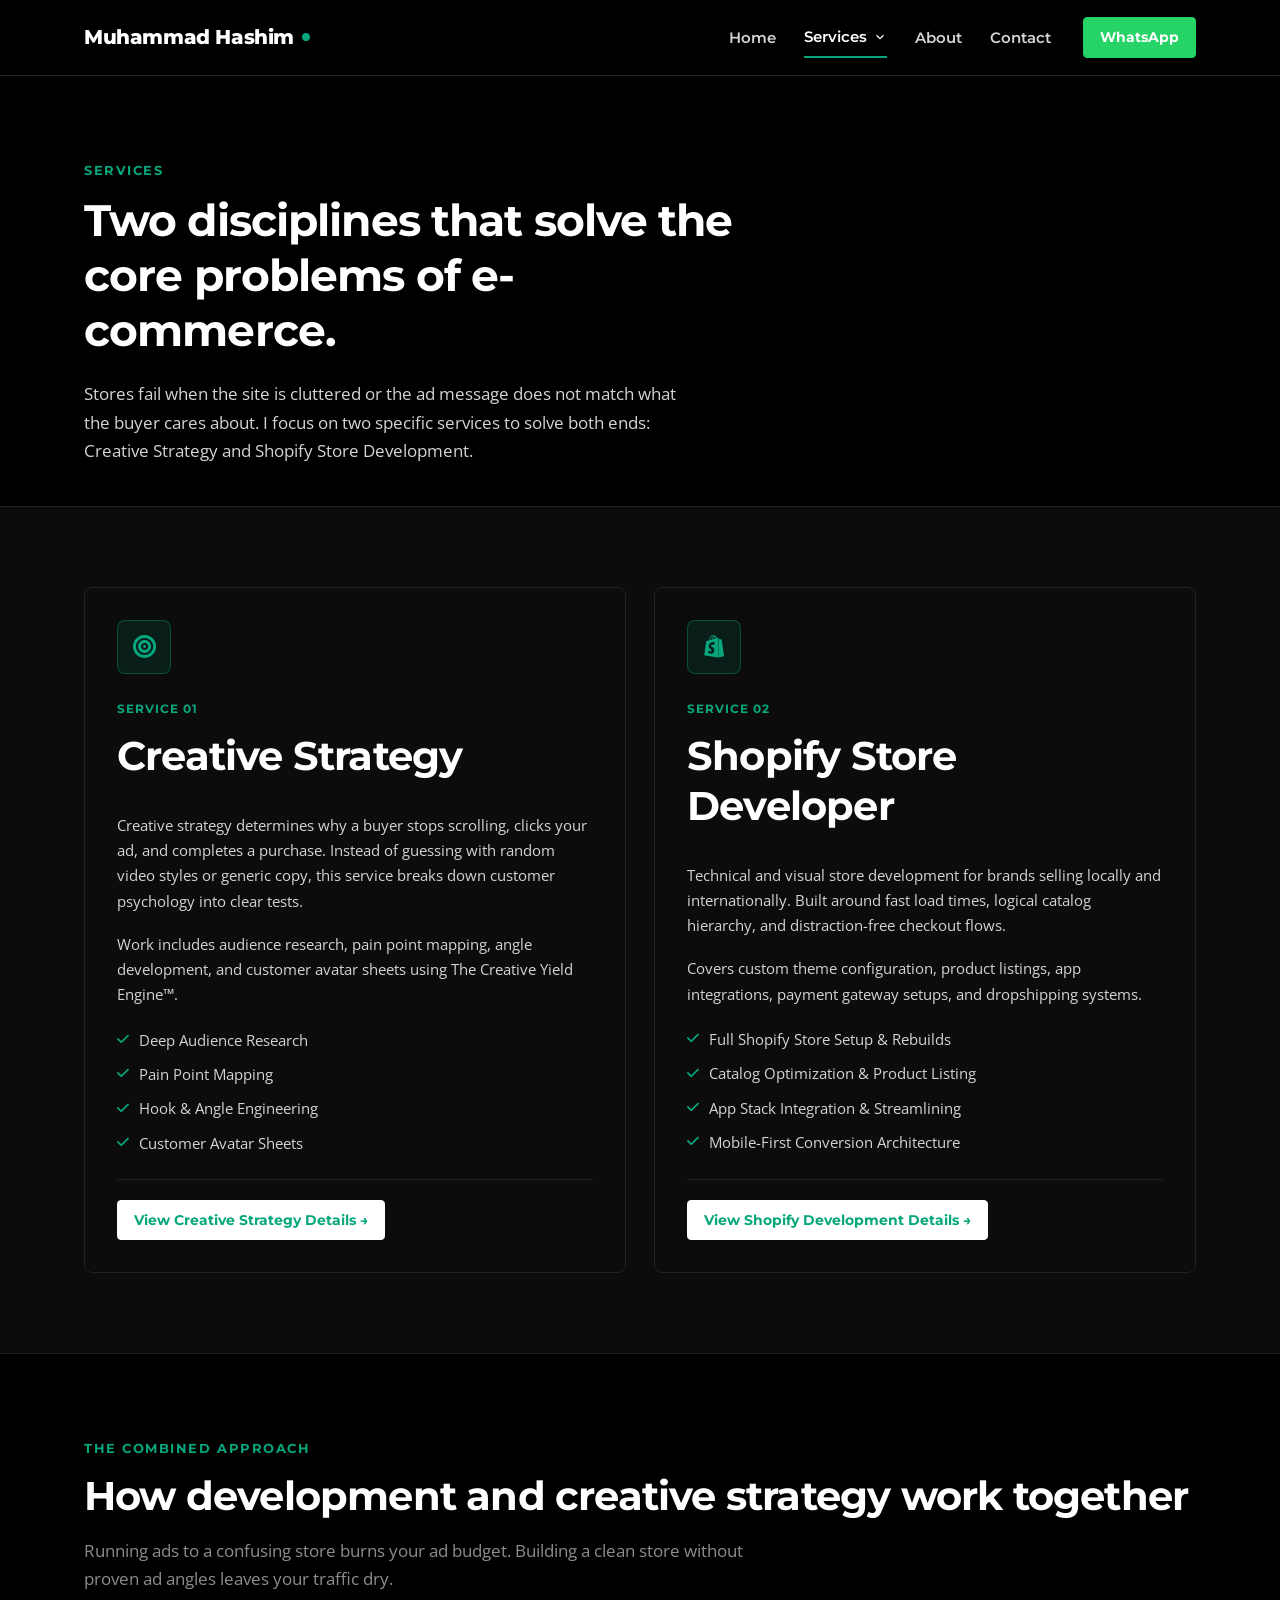
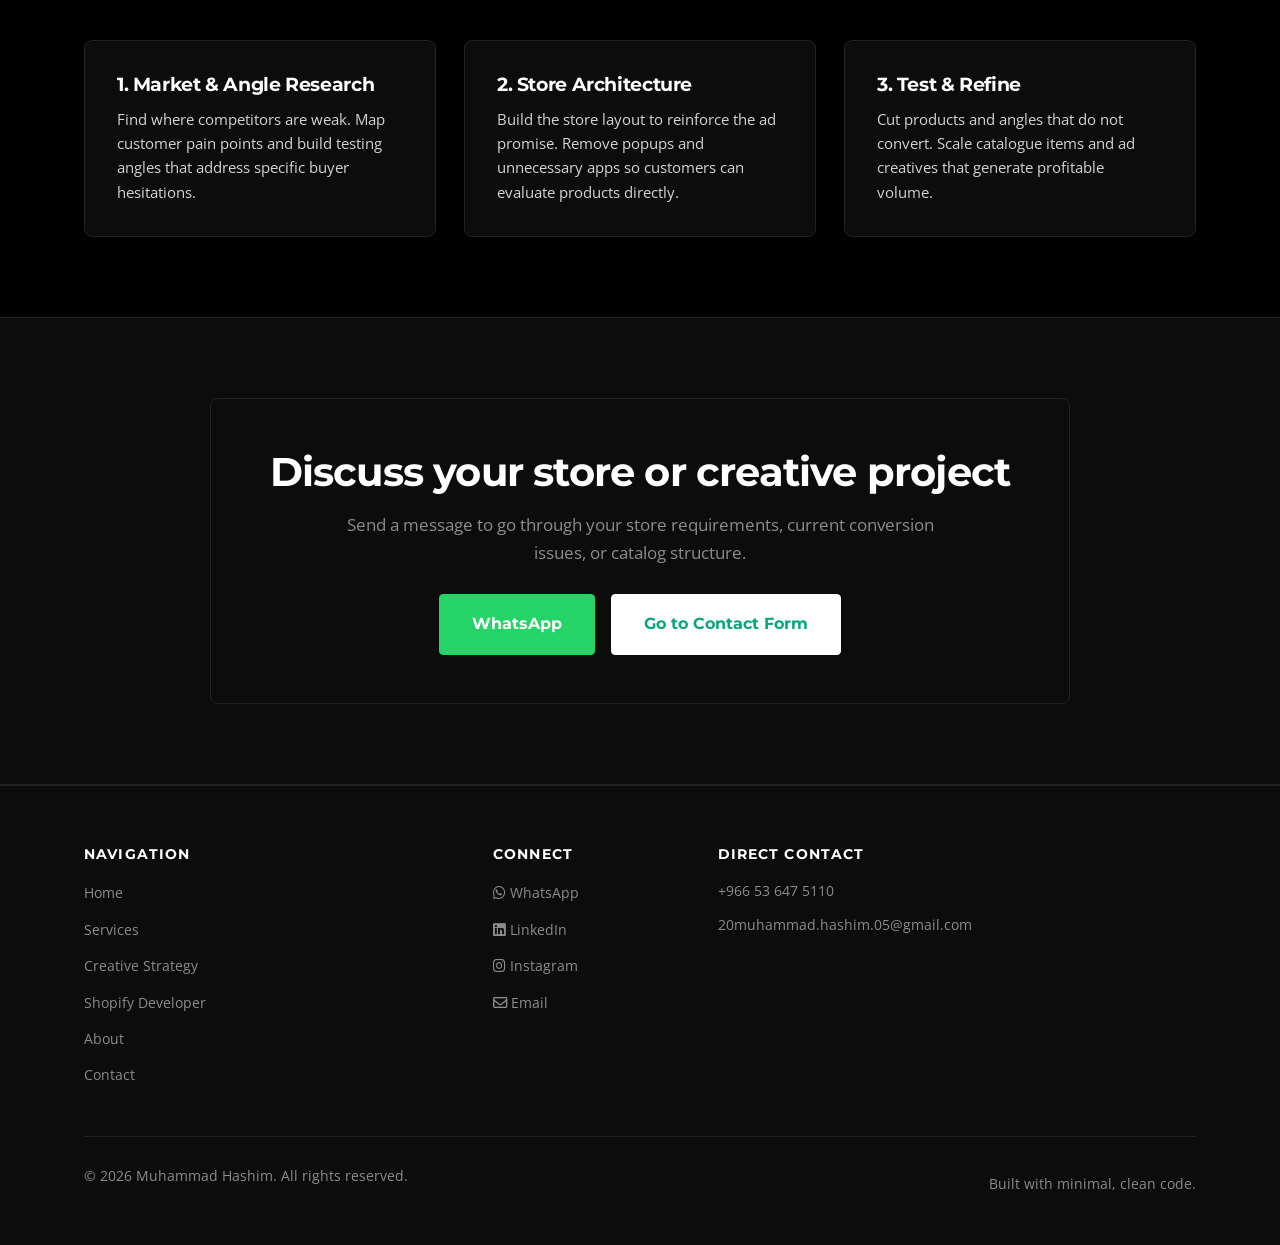
<file: services.html>
<!DOCTYPE html>
<html lang="en">
<head>
  <meta charset="UTF-8">
  <meta name="viewport" content="width=device-width, initial-scale=1.0">
  <title>Services | Muhammad Hashim</title>
  <link rel="stylesheet" href="https://cdnjs.cloudflare.com/ajax/libs/font-awesome/6.5.1/css/all.min.css">
  <link rel="stylesheet" href="css/style.css">
</head>
<body>

  <!-- Site Header -->
  <header class="site-header">
    <div class="container">
      <a href="index.html" class="brand-wordmark" aria-label="Muhammad Hashim Portfolio Home">
        Muhammad Hashim <span class="accent-dot"></span>
      </a>

      <nav class="main-nav" aria-label="Primary Navigation">
        <ul class="nav-list">
          <li><a href="index.html" class="nav-link">Home</a></li>
          <li class="nav-item-dropdown">
            <a href="services.html" class="nav-link dropdown-trigger active">
              Services
              <svg width="14" height="14" viewBox="0 0 24 24" fill="none" stroke="currentColor" stroke-width="2"><path d="M6 9l6 6 6-6"/></svg>
            </a>
            <div class="dropdown-menu">
              <a href="creative-strategy.html" class="dropdown-link">Creative Strategy</a>
              <a href="shopify-developer.html" class="dropdown-link">Shopify Store Developer</a>
            </div>
          </li>
          <li><a href="about.html" class="nav-link">About</a></li>
          <li><a href="contact.html" class="nav-link">Contact</a></li>
        </ul>

        <div class="header-cta">
          <a href="https://wa.me/966536475110" target="_blank" rel="noopener noreferrer" class="btn btn-whatsapp btn-sm">
            WhatsApp
          </a>
        </div>
      </nav>

      <button class="mobile-toggle" aria-label="Toggle navigation menu" aria-expanded="false">
        <svg width="24" height="24" viewBox="0 0 24 24" fill="none" stroke="currentColor" stroke-width="2"><path d="M4 6h16M4 12h16M4 18h16"/></svg>
      </button>
    </div>
  </header>

  <main class="site-main">

    <!-- Page Intro Header -->
    <section class="section" style="padding-bottom: 40px;">
      <div class="container">
        <span class="section-eyebrow">Services</span>
        <h1 class="hero-title">Two disciplines that solve the core problems of e-commerce.</h1>
        <p class="hero-lead">
          Stores fail when the site is cluttered or the ad message does not match what the buyer cares about. I focus on two specific services to solve both ends: Creative Strategy and Shopify Store Development.
        </p>
      </div>
    </section>

    <!-- Services Overview Cards -->
    <section class="section section-alt">
      <div class="container">
        <div class="grid-2">

          <!-- Service 1: Creative Strategy -->
          <div class="card fade-in-up">
            <div class="service-icon-box">
              <i class="fa-solid fa-bullseye"></i>
            </div>
            <div class="card-header">
              <span class="card-tag">Service 01</span>
              <h2 class="card-title">Creative Strategy</h2>
            </div>
            <div class="card-body">
              <p>
                Creative strategy determines why a buyer stops scrolling, clicks your ad, and completes a purchase. Instead of guessing with random video styles or generic copy, this service breaks down customer psychology into clear tests.
              </p>
              <p>
                Work includes audience research, pain point mapping, angle development, and customer avatar sheets using The Creative Yield Engine&trade;.
              </p>
              <div class="service-feature-list">
                <div class="service-feature-item">
                  <i class="fa-solid fa-check"></i> Deep Audience Research
                </div>
                <div class="service-feature-item">
                  <i class="fa-solid fa-check"></i> Pain Point Mapping
                </div>
                <div class="service-feature-item">
                  <i class="fa-solid fa-check"></i> Hook &amp; Angle Engineering
                </div>
                <div class="service-feature-item">
                  <i class="fa-solid fa-check"></i> Customer Avatar Sheets
                </div>
              </div>
            </div>
            <div class="card-footer" style="margin-top: 24px;">
              <a href="creative-strategy.html" class="btn btn-primary btn-sm">
                View Creative Strategy Details &rarr;
              </a>
            </div>
          </div>

          <!-- Service 2: Shopify Store Developer -->
          <div class="card fade-in-up">
            <div class="service-icon-box">
              <i class="fa-brands fa-shopify"></i>
            </div>
            <div class="card-header">
              <span class="card-tag">Service 02</span>
              <h2 class="card-title">Shopify Store Developer</h2>
            </div>
            <div class="card-body">
              <p>
                Technical and visual store development for brands selling locally and internationally. Built around fast load times, logical catalog hierarchy, and distraction-free checkout flows.
              </p>
              <p>
                Covers custom theme configuration, product listings, app integrations, payment gateway setups, and dropshipping systems.
              </p>
              <div class="service-feature-list">
                <div class="service-feature-item">
                  <i class="fa-solid fa-check"></i> Full Shopify Store Setup &amp; Rebuilds
                </div>
                <div class="service-feature-item">
                  <i class="fa-solid fa-check"></i> Catalog Optimization &amp; Product Listing
                </div>
                <div class="service-feature-item">
                  <i class="fa-solid fa-check"></i> App Stack Integration &amp; Streamlining
                </div>
                <div class="service-feature-item">
                  <i class="fa-solid fa-check"></i> Mobile-First Conversion Architecture
                </div>
              </div>
            </div>
            <div class="card-footer" style="margin-top: 24px;">
              <a href="shopify-developer.html" class="btn btn-primary btn-sm">
                View Shopify Development Details &rarr;
              </a>
            </div>
          </div>

        </div>
      </div>
    </section>

    <!-- How the Two Connect -->
    <section class="section">
      <div class="container">
        <div class="section-header">
          <span class="section-eyebrow">The Combined Approach</span>
          <h2 class="section-title">How development and creative strategy work together</h2>
          <p class="section-subtitle">
            Running ads to a confusing store burns your ad budget. Building a clean store without proven ad angles leaves your traffic dry.
          </p>
        </div>

        <div class="grid-3">
          <div class="card">
            <h3 style="font-size: 1.18rem; margin-bottom: 10px;">1. Market &amp; Angle Research</h3>
            <p style="font-size: 0.92rem; color: var(--color-text-secondary);">
              Find where competitors are weak. Map customer pain points and build testing angles that address specific buyer hesitations.
            </p>
          </div>

          <div class="card">
            <h3 style="font-size: 1.18rem; margin-bottom: 10px;">2. Store Architecture</h3>
            <p style="font-size: 0.92rem; color: var(--color-text-secondary);">
              Build the store layout to reinforce the ad promise. Remove popups and unnecessary apps so customers can evaluate products directly.
            </p>
          </div>

          <div class="card">
            <h3 style="font-size: 1.18rem; margin-bottom: 10px;">3. Test &amp; Refine</h3>
            <p style="font-size: 0.92rem; color: var(--color-text-secondary);">
              Cut products and angles that do not convert. Scale catalogue items and ad creatives that generate profitable volume.
            </p>
          </div>
        </div>
      </div>
    </section>

    <!-- Direct CTA Banner -->
    <section class="section section-alt">
      <div class="container">
        <div class="cta-box">
          <h2>Discuss your store or creative project</h2>
          <p>
            Send a message to go through your store requirements, current conversion issues, or catalog structure.
          </p>
          <div class="btn-group">
            <a href="https://wa.me/966536475110" target="_blank" rel="noopener noreferrer" class="btn btn-whatsapp btn-lg">
              WhatsApp
            </a>
            <a href="contact.html" class="btn btn-secondary btn-lg">
              Go to Contact Form
            </a>
          </div>
        </div>
      </div>
    </section>

  </main>

  <!-- Site Footer -->
  <footer class="site-footer">
    <div class="container">
      <div class="footer-grid">
        <div>
          <h4 class="footer-col-title">Navigation</h4>
          <ul class="footer-links">
            <li><a href="index.html" class="footer-link">Home</a></li>
            <li><a href="services.html" class="footer-link">Services</a></li>
            <li><a href="creative-strategy.html" class="footer-link">Creative Strategy</a></li>
            <li><a href="shopify-developer.html" class="footer-link">Shopify Developer</a></li>
            <li><a href="about.html" class="footer-link">About</a></li>
            <li><a href="contact.html" class="footer-link">Contact</a></li>
          </ul>
        </div>

        <div>
          <h4 class="footer-col-title">Connect</h4>
          <ul class="footer-links">
            <li><a href="https://wa.me/966536475110" target="_blank" rel="noopener noreferrer" class="footer-link"><i class="fa-brands fa-whatsapp"></i> WhatsApp</a></li>
            <li><a href="https://www.linkedin.com/in/muhammad-hashim-39a7083a1/" target="_blank" rel="noopener noreferrer" class="footer-link"><i class="fa-brands fa-linkedin"></i> LinkedIn</a></li>
            <li><a href="https://www.instagram.com/muhammad.hashim05/" target="_blank" rel="noopener noreferrer" class="footer-link"><i class="fa-brands fa-instagram"></i> Instagram</a></li>
            <li><a href="mailto:20muhammad.hashim.05@gmail.com" class="footer-link"><i class="fa-regular fa-envelope"></i> Email</a></li>
          </ul>
        </div>

        <div>
          <h4 class="footer-col-title">Direct Contact</h4>
          <ul class="footer-links">
            <li class="footer-link">+966 53 647 5110</li>
            <li class="footer-link">20muhammad.hashim.05@gmail.com</li>
          </ul>
        </div>
      </div>

      <div class="footer-bottom">
        <p>&copy; <span id="current-year">2026</span> Muhammad Hashim. All rights reserved.</p>
        <p>Built with minimal, clean code.</p>
      </div>
    </div>
  </footer>

  <script src="js/main.js"></script>
</body>
</html>
</file>
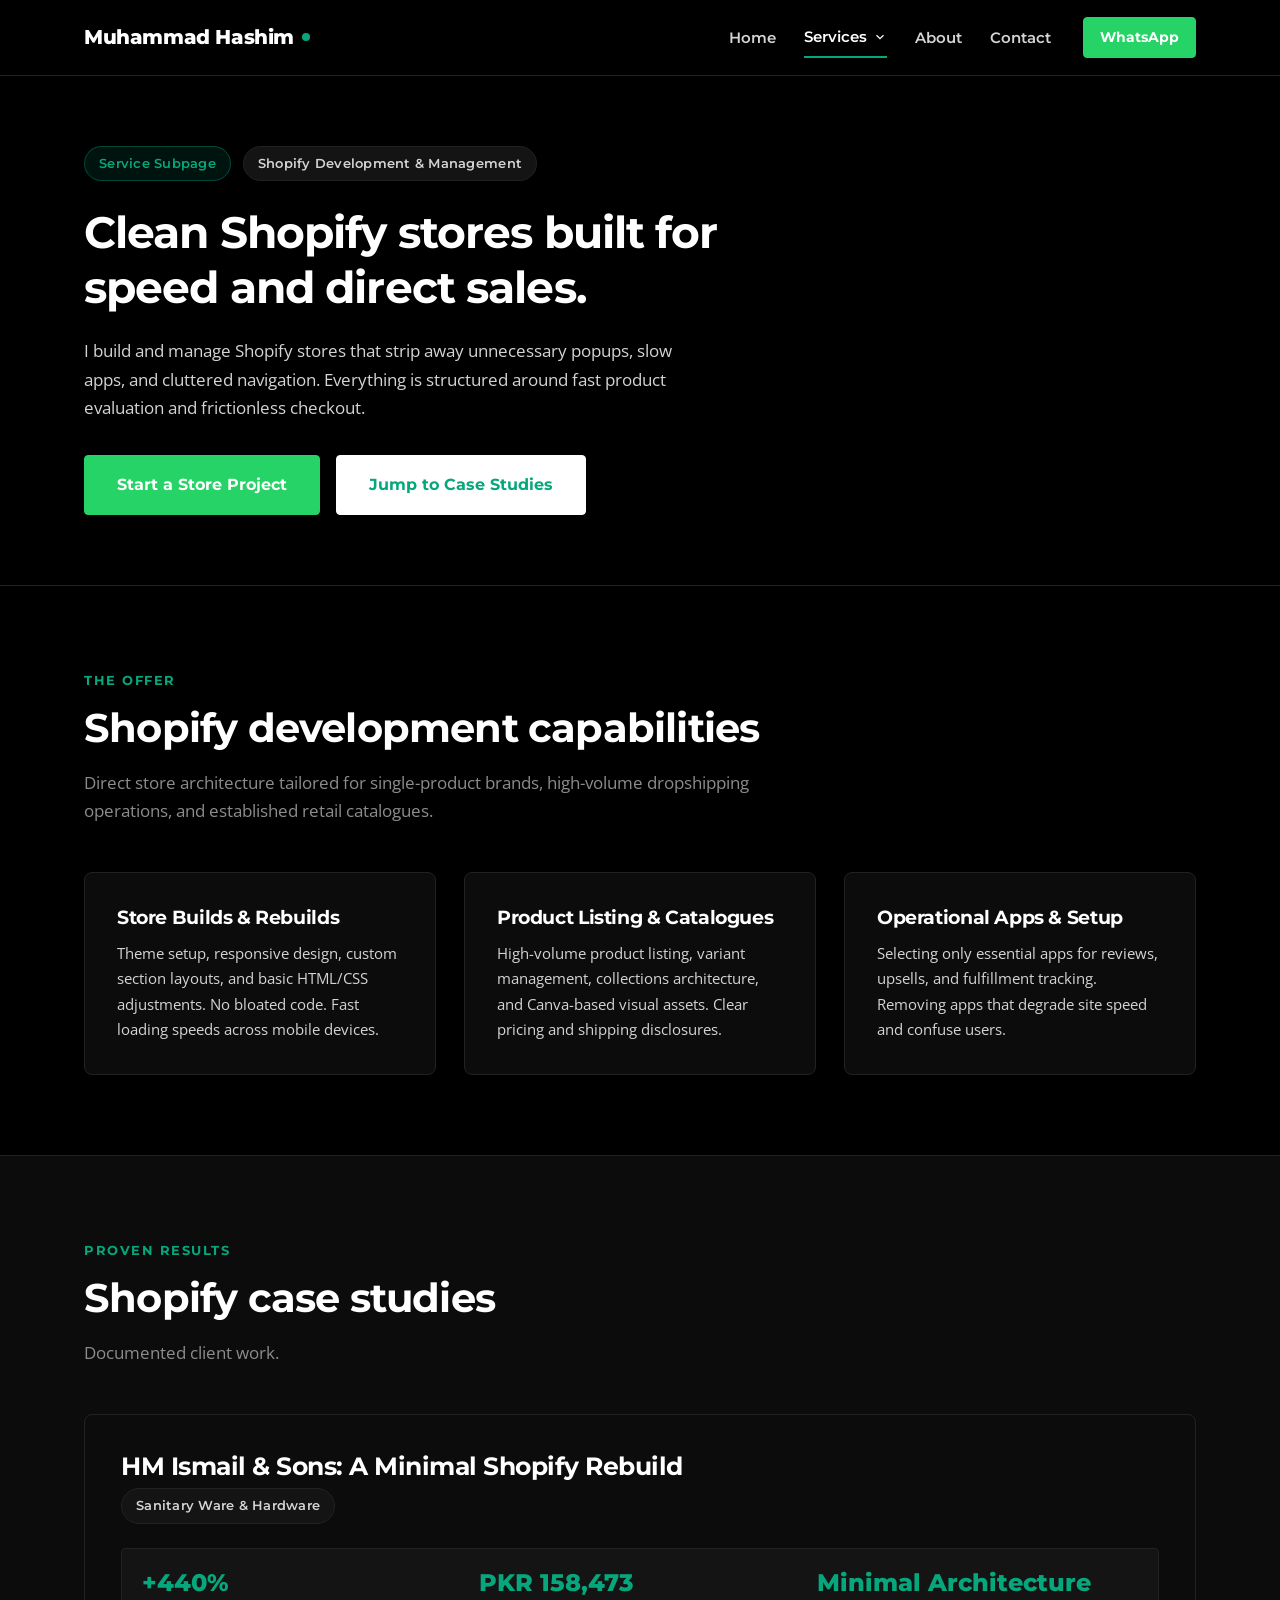
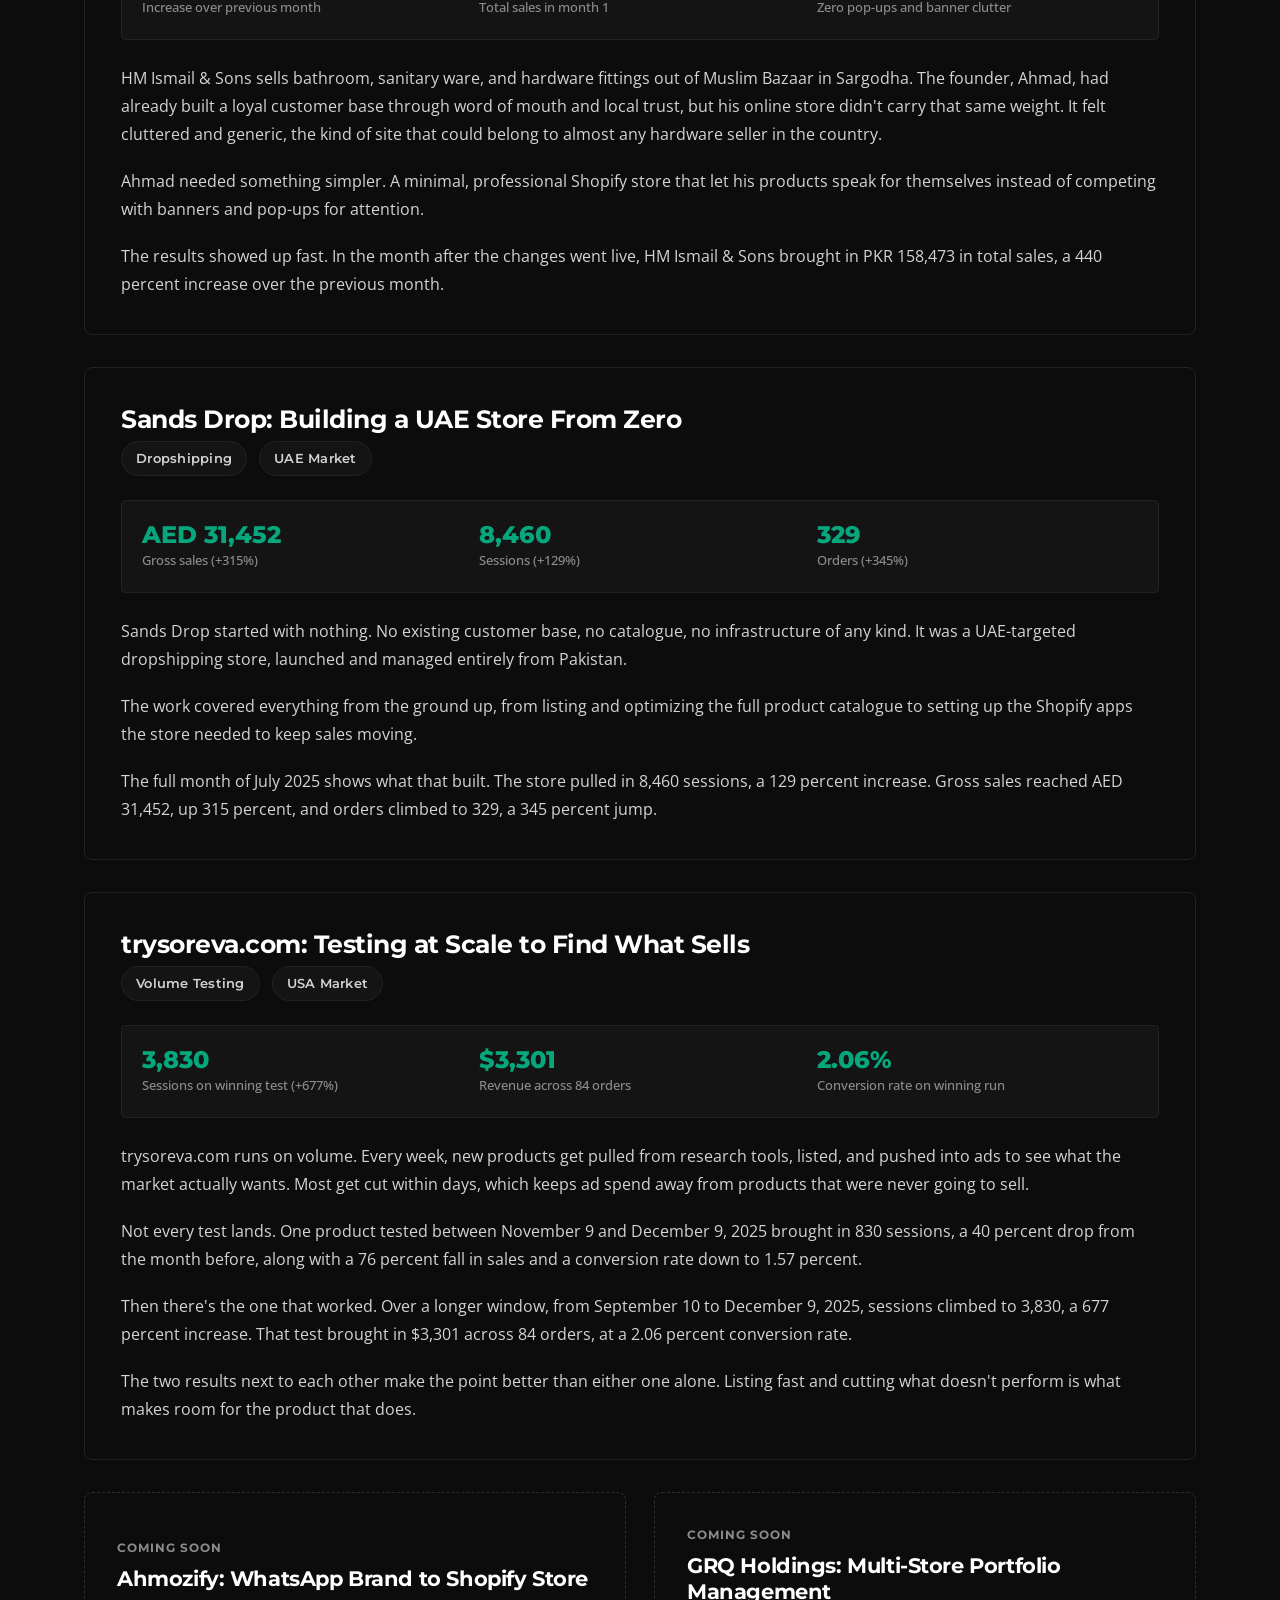
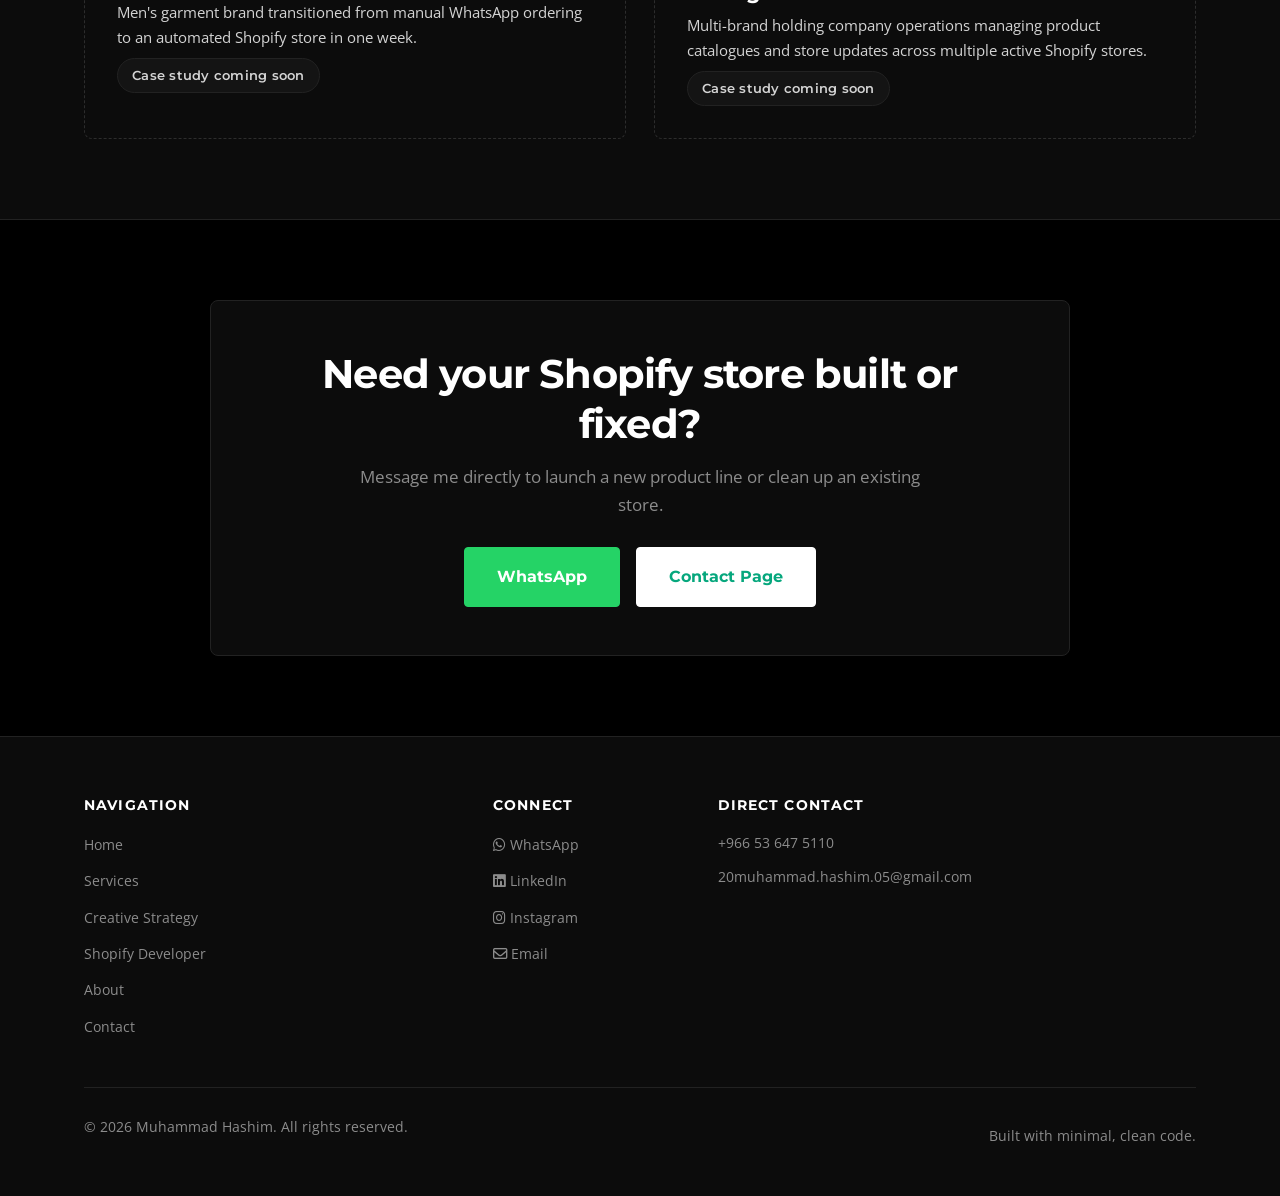
<file: shopify-developer.html>
<!DOCTYPE html>
<html lang="en">
<head>
  <meta charset="UTF-8">
  <meta name="viewport" content="width=device-width, initial-scale=1.0">
  <title>Shopify Store Developer | Muhammad Hashim</title>
  <link rel="stylesheet" href="https://cdnjs.cloudflare.com/ajax/libs/font-awesome/6.5.1/css/all.min.css">
  <link rel="stylesheet" href="css/style.css">
</head>
<body>

  <!-- Site Header -->
  <header class="site-header">
    <div class="container">
      <a href="index.html" class="brand-wordmark" aria-label="Muhammad Hashim Portfolio Home">
        Muhammad Hashim <span class="accent-dot"></span>
      </a>

      <nav class="main-nav" aria-label="Primary Navigation">
        <ul class="nav-list">
          <li><a href="index.html" class="nav-link">Home</a></li>
          <li class="nav-item-dropdown">
            <a href="services.html" class="nav-link dropdown-trigger active">
              Services
              <svg width="14" height="14" viewBox="0 0 24 24" fill="none" stroke="currentColor" stroke-width="2"><path d="M6 9l6 6 6-6"/></svg>
            </a>
            <div class="dropdown-menu">
              <a href="creative-strategy.html" class="dropdown-link">Creative Strategy</a>
              <a href="shopify-developer.html" class="dropdown-link active">Shopify Store Developer</a>
            </div>
          </li>
          <li><a href="about.html" class="nav-link">About</a></li>
          <li><a href="contact.html" class="nav-link">Contact</a></li>
        </ul>

        <div class="header-cta">
          <a href="https://wa.me/966536475110" target="_blank" rel="noopener noreferrer" class="btn btn-whatsapp btn-sm">
            WhatsApp
          </a>
        </div>
      </nav>

      <button class="mobile-toggle" aria-label="Toggle navigation menu" aria-expanded="false">
        <svg width="24" height="24" viewBox="0 0 24 24" fill="none" stroke="currentColor" stroke-width="2"><path d="M4 6h16M4 12h16M4 18h16"/></svg>
      </button>
    </div>
  </header>

  <main class="site-main">

    <!-- Hero / Intro -->
    <section class="hero">
      <div class="container">
        <div class="hero-meta">
          <span class="badge badge-accent">Service Subpage</span>
          <span class="badge">Shopify Development &amp; Management</span>
        </div>

        <h1 class="hero-title">
          Clean Shopify stores built for speed and direct sales.
        </h1>

        <p class="hero-lead">
          I build and manage Shopify stores that strip away unnecessary popups, slow apps, and cluttered navigation. Everything is structured around fast product evaluation and frictionless checkout.
        </p>

        <div class="btn-group">
          <a href="https://wa.me/966536475110" target="_blank" rel="noopener noreferrer" class="btn btn-whatsapp btn-lg">
            Start a Store Project
          </a>
          <a href="#case-studies" class="btn btn-secondary btn-lg">
            Jump to Case Studies
          </a>
        </div>
      </div>
    </section>

    <!-- What the Offer Is -->
    <section class="section">
      <div class="container">
        <div class="section-header">
          <span class="section-eyebrow">The Offer</span>
          <h2 class="section-title">Shopify development capabilities</h2>
          <p class="section-subtitle">
            Direct store architecture tailored for single-product brands, high-volume dropshipping operations, and established retail catalogues.
          </p>
        </div>

        <div class="grid-3">
          <div class="card">
            <h3 style="font-size: 1.2rem; margin-bottom: 12px;">Store Builds &amp; Rebuilds</h3>
            <p style="font-size: 0.95rem; color: var(--color-text-secondary);">
              Theme setup, responsive design, custom section layouts, and basic HTML/CSS adjustments. No bloated code. Fast loading speeds across mobile devices.
            </p>
          </div>

          <div class="card">
            <h3 style="font-size: 1.2rem; margin-bottom: 12px;">Product Listing &amp; Catalogues</h3>
            <p style="font-size: 0.95rem; color: var(--color-text-secondary);">
              High-volume product listing, variant management, collections architecture, and Canva-based visual assets. Clear pricing and shipping disclosures.
            </p>
          </div>

          <div class="card">
            <h3 style="font-size: 1.2rem; margin-bottom: 12px;">Operational Apps &amp; Setup</h3>
            <p style="font-size: 0.95rem; color: var(--color-text-secondary);">
              Selecting only essential apps for reviews, upsells, and fulfillment tracking. Removing apps that degrade site speed and confuse users.
            </p>
          </div>
        </div>
      </div>
    </section>

    <!-- Case Studies Section -->
    <section class="section section-alt" id="case-studies">
      <div class="container">
        <div class="section-header">
          <span class="section-eyebrow">Proven Results</span>
          <h2 class="section-title">Shopify case studies</h2>
          <p class="section-subtitle">
            Documented client work.
          </p>
        </div>

        <!-- Case Study 1: HM Ismail & Sons -->
        <article class="case-study-card" id="hm-ismail">
          <div class="case-study-top">
            <div>
              <h3 class="case-study-title">HM Ismail &amp; Sons: A Minimal Shopify Rebuild</h3>
              <div class="case-study-meta">
                <span class="badge">Sanitary Ware &amp; Hardware</span>
              </div>
            </div>
          </div>

          <div class="case-study-metrics">
            <div class="metric-item">
              <div class="metric-value">+440%</div>
              <div class="metric-desc">Increase over previous month</div>
            </div>
            <div class="metric-item">
              <div class="metric-value">PKR 158,473</div>
              <div class="metric-desc">Total sales in month 1</div>
            </div>
            <div class="metric-item">
              <div class="metric-value">Minimal Architecture</div>
              <div class="metric-desc">Zero pop-ups and banner clutter</div>
            </div>
          </div>

          <div class="case-study-content">
            <p>HM Ismail &amp; Sons sells bathroom, sanitary ware, and hardware fittings out of Muslim Bazaar in Sargodha. The founder, Ahmad, had already built a loyal customer base through word of mouth and local trust, but his online store didn't carry that same weight. It felt cluttered and generic, the kind of site that could belong to almost any hardware seller in the country.</p>
            <p>Ahmad needed something simpler. A minimal, professional Shopify store that let his products speak for themselves instead of competing with banners and pop-ups for attention.</p>
            <p>The results showed up fast. In the month after the changes went live, HM Ismail &amp; Sons brought in PKR 158,473 in total sales, a 440 percent increase over the previous month.</p>
          </div>
        </article>

        <!-- Case Study 2: Sands Drop -->
        <article class="case-study-card" id="sands-drop">
          <div class="case-study-top">
            <div>
              <h3 class="case-study-title">Sands Drop: Building a UAE Store From Zero</h3>
              <div class="case-study-meta">
                <span class="badge">Dropshipping</span>
                <span class="badge">UAE Market</span>
              </div>
            </div>
          </div>

          <div class="case-study-metrics">
            <div class="metric-item">
              <div class="metric-value">AED 31,452</div>
              <div class="metric-desc">Gross sales (+315%)</div>
            </div>
            <div class="metric-item">
              <div class="metric-value">8,460</div>
              <div class="metric-desc">Sessions (+129%)</div>
            </div>
            <div class="metric-item">
              <div class="metric-value">329</div>
              <div class="metric-desc">Orders (+345%)</div>
            </div>
          </div>

          <div class="case-study-content">
            <p>Sands Drop started with nothing. No existing customer base, no catalogue, no infrastructure of any kind. It was a UAE-targeted dropshipping store, launched and managed entirely from Pakistan.</p>
            <p>The work covered everything from the ground up, from listing and optimizing the full product catalogue to setting up the Shopify apps the store needed to keep sales moving.</p>
            <p>The full month of July 2025 shows what that built. The store pulled in 8,460 sessions, a 129 percent increase. Gross sales reached AED 31,452, up 315 percent, and orders climbed to 329, a 345 percent jump.</p>
          </div>
        </article>

        <!-- Case Study 3: trysoreva.com -->
        <article class="case-study-card" id="trysoreva">
          <div class="case-study-top">
            <div>
              <h3 class="case-study-title">trysoreva.com: Testing at Scale to Find What Sells</h3>
              <div class="case-study-meta">
                <span class="badge">Volume Testing</span>
                <span class="badge">USA Market</span>
              </div>
            </div>
          </div>

          <div class="case-study-metrics">
            <div class="metric-item">
              <div class="metric-value">3,830</div>
              <div class="metric-desc">Sessions on winning test (+677%)</div>
            </div>
            <div class="metric-item">
              <div class="metric-value">$3,301</div>
              <div class="metric-desc">Revenue across 84 orders</div>
            </div>
            <div class="metric-item">
              <div class="metric-value">2.06%</div>
              <div class="metric-desc">Conversion rate on winning run</div>
            </div>
          </div>

          <div class="case-study-content">
            <p>trysoreva.com runs on volume. Every week, new products get pulled from research tools, listed, and pushed into ads to see what the market actually wants. Most get cut within days, which keeps ad spend away from products that were never going to sell.</p>
            <p>Not every test lands. One product tested between November 9 and December 9, 2025 brought in 830 sessions, a 40 percent drop from the month before, along with a 76 percent fall in sales and a conversion rate down to 1.57 percent.</p>
            <p>Then there's the one that worked. Over a longer window, from September 10 to December 9, 2025, sessions climbed to 3,830, a 677 percent increase. That test brought in $3,301 across 84 orders, at a 2.06 percent conversion rate.</p>
            <p>The two results next to each other make the point better than either one alone. Listing fast and cutting what doesn't perform is what makes room for the product that does.</p>
          </div>
        </article>

        <!-- Coming Soon Case Study Slots -->
        <div class="grid-2" style="margin-top: 32px;">
          <!-- Slot 1: Ahmozify -->
          <div class="case-study-coming-soon">
            <span class="coming-tag">Coming Soon</span>
            <h3 style="font-size: 1.3rem; margin-bottom: 8px;">Ahmozify: WhatsApp Brand to Shopify Store</h3>
            <p style="color: var(--color-text-secondary); font-size: 0.95rem; margin-bottom: 8px;">
              Men's garment brand transitioned from manual WhatsApp ordering to an automated Shopify store in one week.
            </p>
            <span class="badge" style="width: fit-content;">Case study coming soon</span>
          </div>

          <!-- Slot 2: GRQ Holdings -->
          <div class="case-study-coming-soon">
            <span class="coming-tag">Coming Soon</span>
            <h3 style="font-size: 1.3rem; margin-bottom: 8px;">GRQ Holdings: Multi-Store Portfolio Management</h3>
            <p style="color: var(--color-text-secondary); font-size: 0.95rem; margin-bottom: 8px;">
              Multi-brand holding company operations managing product catalogues and store updates across multiple active Shopify stores.
            </p>
            <span class="badge" style="width: fit-content;">Case study coming soon</span>
          </div>
        </div>

      </div>
    </section>

    <!-- Direct CTA Banner -->
    <section class="section">
      <div class="container">
        <div class="cta-box">
          <h2>Need your Shopify store built or fixed?</h2>
          <p>
            Message me directly to launch a new product line or clean up an existing store.
          </p>
          <div class="btn-group">
            <a href="https://wa.me/966536475110" target="_blank" rel="noopener noreferrer" class="btn btn-whatsapp btn-lg">
              WhatsApp
            </a>
            <a href="contact.html" class="btn btn-secondary btn-lg">
              Contact Page
            </a>
          </div>
        </div>
      </div>
    </section>

  </main>

  <!-- Site Footer -->
  <footer class="site-footer">
    <div class="container">
      <div class="footer-grid">
        <div>
          <h4 class="footer-col-title">Navigation</h4>
          <ul class="footer-links">
            <li><a href="index.html" class="footer-link">Home</a></li>
            <li><a href="services.html" class="footer-link">Services</a></li>
            <li><a href="creative-strategy.html" class="footer-link">Creative Strategy</a></li>
            <li><a href="shopify-developer.html" class="footer-link">Shopify Developer</a></li>
            <li><a href="about.html" class="footer-link">About</a></li>
            <li><a href="contact.html" class="footer-link">Contact</a></li>
          </ul>
        </div>

        <div>
          <h4 class="footer-col-title">Connect</h4>
          <ul class="footer-links">
            <li><a href="https://wa.me/966536475110" target="_blank" rel="noopener noreferrer" class="footer-link"><i class="fa-brands fa-whatsapp"></i> WhatsApp</a></li>
            <li><a href="https://www.linkedin.com/in/muhammad-hashim-39a7083a1/" target="_blank" rel="noopener noreferrer" class="footer-link"><i class="fa-brands fa-linkedin"></i> LinkedIn</a></li>
            <li><a href="https://www.instagram.com/muhammad.hashim05/" target="_blank" rel="noopener noreferrer" class="footer-link"><i class="fa-brands fa-instagram"></i> Instagram</a></li>
            <li><a href="mailto:20muhammad.hashim.05@gmail.com" class="footer-link"><i class="fa-regular fa-envelope"></i> Email</a></li>
          </ul>
        </div>

        <div>
          <h4 class="footer-col-title">Direct Contact</h4>
          <ul class="footer-links">
            <li class="footer-link">+966 53 647 5110</li>
            <li class="footer-link">20muhammad.hashim.05@gmail.com</li>
          </ul>
        </div>
      </div>

      <div class="footer-bottom">
        <p>&copy; <span id="current-year">2026</span> Muhammad Hashim. All rights reserved.</p>
        <p>Built with minimal, clean code.</p>
      </div>
    </div>
  </footer>

  <script src="js/main.js"></script>
</body>
</html>
</file>
<file: css/style.css>
/* --------------------------------------------------------------------------
   Muhammad Hashim | Portfolio Stylesheet
   Fonts: Montserrat (Headings) & Open Sans (Body)
   Palette: Black (#000000), White (#FFFFFF), Accent (#06A77D)
   Rules: Clean, minimal, responsive, fast-loading, zero clutter.
-------------------------------------------------------------------------- */

@import url('https://fonts.googleapis.com/css2?family=Montserrat:wght@500;600;700;800&family=Open+Sans:wght@400;500;600;700&display=swap');

:root {
  --font-heading: 'Montserrat', -apple-system, BlinkMacSystemFont, 'Segoe UI', Roboto, sans-serif;
  --font-body: 'Open Sans', -apple-system, BlinkMacSystemFont, 'Segoe UI', Roboto, sans-serif;

  --color-bg: #000000;
  --color-surface: #0c0c0c;
  --color-surface-elevated: #141414;
  --color-surface-hover: #1a1a1a;
  --color-border: #222222;
  --color-border-light: #2d2d2d;

  --color-text: #ffffff;
  --color-text-secondary: #d4d4d4;
  --color-text-muted: #8c8c8c;

  --color-accent: #06A77D;
  --color-accent-hover: #058f6b;
  --color-accent-subtle: rgba(6, 167, 125, 0.12);
  --color-accent-border: rgba(6, 167, 125, 0.35);

  --radius-sm: 4px;
  --radius-md: 8px;
  --radius-lg: 12px;
  --radius-full: 9999px;

  --container-max: 1160px;
  --container-pad: 24px;
  --header-height: 76px;

  --transition-fast: 0.2s ease;
  --transition-normal: 0.3s ease;
}

/* --------------------------------------------------------------------------
   Reset & Base Styles
-------------------------------------------------------------------------- */
*, *::before, *::after {
  box-sizing: border-box;
  margin: 0;
  padding: 0;
}

html {
  scroll-behavior: smooth;
  color-scheme: dark;
}

body {
  background-color: var(--color-bg);
  color: var(--color-text-secondary);
  font-family: var(--font-body);
  font-size: 16px;
  line-height: 1.65;
  -webkit-font-smoothing: antialiased;
  -moz-osx-font-smoothing: grayscale;
  min-height: 100vh;
  display: flex;
  flex-direction: column;
}

h1, h2, h3, h4, h5, h6 {
  font-family: var(--font-heading);
  color: var(--color-text);
  font-weight: 700;
  line-height: 1.25;
  letter-spacing: -0.02em;
}

h1 { font-size: clamp(2.2rem, 5vw, 3.4rem); }
h2 { font-size: clamp(1.8rem, 3.8vw, 2.5rem); }
h3 { font-size: clamp(1.3rem, 2.4vw, 1.7rem); }
h4 { font-size: 1.15rem; }

p {
  margin-bottom: 1.1rem;
}

p:last-child {
  margin-bottom: 0;
}

a {
  color: inherit;
  text-decoration: none;
  transition: color var(--transition-fast);
}

a:hover {
  color: var(--color-accent);
}

img {
  max-width: 100%;
  display: block;
}

ul, ol {
  list-style: none;
}

button, input, textarea, select {
  font: inherit;
}

/* --------------------------------------------------------------------------
   Layout
-------------------------------------------------------------------------- */
.container {
  width: 100%;
  max-width: var(--container-max);
  margin-left: auto;
  margin-right: auto;
  padding-left: var(--container-pad);
  padding-right: var(--container-pad);
}

.site-main {
  flex: 1 0 auto;
}

.section {
  padding-top: 80px;
  padding-bottom: 80px;
}

.section-alt {
  background-color: var(--color-surface);
  border-top: 1px solid var(--color-border);
  border-bottom: 1px solid var(--color-border);
}

.section-header {
  margin-bottom: 48px;
}

.section-eyebrow {
  display: inline-block;
  font-family: var(--font-heading);
  font-size: 0.8rem;
  font-weight: 700;
  text-transform: uppercase;
  letter-spacing: 0.12em;
  color: var(--color-accent);
  margin-bottom: 12px;
}

.section-title {
  margin-bottom: 16px;
}

.section-subtitle {
  color: var(--color-text-muted);
  font-size: 1.08rem;
  max-width: 680px;
  line-height: 1.6;
}

/* --------------------------------------------------------------------------
   Header & Navigation
-------------------------------------------------------------------------- */
.site-header {
  position: sticky;
  top: 0;
  z-index: 1000;
  background-color: rgba(0, 0, 0, 0.92);
  backdrop-filter: blur(12px);
  border-bottom: 1px solid var(--color-border);
  height: var(--header-height);
  display: flex;
  align-items: center;
}

.site-header .container {
  display: flex;
  align-items: center;
  justify-content: space-between;
}

.brand-wordmark {
  font-family: var(--font-heading);
  font-weight: 800;
  font-size: 1.25rem;
  letter-spacing: -0.02em;
  color: var(--color-text);
  display: flex;
  align-items: center;
  gap: 8px;
}

.brand-wordmark .accent-dot {
  width: 8px;
  height: 8px;
  background-color: var(--color-accent);
  border-radius: var(--radius-full);
  display: inline-block;
}

.main-nav {
  display: flex;
  align-items: center;
  gap: 32px;
}

.nav-list {
  display: flex;
  align-items: center;
  gap: 28px;
}

.nav-link {
  font-family: var(--font-heading);
  font-size: 0.92rem;
  font-weight: 600;
  color: var(--color-text-secondary);
  padding: 8px 0;
  position: relative;
  transition: color var(--transition-fast);
}

.nav-link:hover,
.nav-link.active {
  color: var(--color-text);
}

.nav-link.active::after {
  content: '';
  position: absolute;
  bottom: 0;
  left: 0;
  width: 100%;
  height: 2px;
  background-color: var(--color-accent);
}

/* Dropdown */
.nav-item-dropdown {
  position: relative;
}

.dropdown-trigger {
  display: flex;
  align-items: center;
  gap: 6px;
  background: none;
  border: none;
  cursor: pointer;
  padding: 8px 0;
}

.dropdown-trigger svg {
  transition: transform var(--transition-fast);
}

.dropdown-menu {
  position: absolute;
  top: 100%;
  left: 0;
  background-color: var(--color-surface-elevated);
  border: 1px solid var(--color-border);
  border-radius: var(--radius-md);
  min-width: 240px;
  padding: 8px;
  margin-top: 12px;
  box-shadow: 0 16px 32px rgba(0, 0, 0, 0.6);
  opacity: 0;
  visibility: hidden;
  transform: translateY(8px);
  transition: all var(--transition-fast);
  z-index: 100;
}

.nav-item-dropdown:hover .dropdown-menu,
.nav-item-dropdown:focus-within .dropdown-menu {
  opacity: 1;
  visibility: visible;
  transform: translateY(0);
}

.dropdown-link {
  display: block;
  padding: 10px 14px;
  border-radius: var(--radius-sm);
  font-size: 0.9rem;
  font-weight: 500;
  color: var(--color-text-secondary);
  transition: background-color var(--transition-fast), color var(--transition-fast);
}

.dropdown-link:hover {
  background-color: var(--color-surface-hover);
  color: var(--color-text);
}

.dropdown-link.active {
  color: var(--color-accent);
}

.header-cta {
  display: flex;
  align-items: center;
  gap: 12px;
}

/* Mobile Toggle */
.mobile-toggle {
  display: none;
  background: none;
  border: none;
  color: var(--color-text);
  padding: 8px;
  cursor: pointer;
  border-radius: var(--radius-sm);
}

.mobile-toggle:focus-visible {
  outline: 2px solid var(--color-accent);
}

/* --------------------------------------------------------------------------
   Buttons & CTAs
-------------------------------------------------------------------------- */
.btn {
  display: inline-flex;
  align-items: center;
  justify-content: center;
  gap: 10px;
  font-family: var(--font-heading);
  font-size: 0.92rem;
  font-weight: 700;
  padding: 13px 24px;
  border-radius: var(--radius-sm);
  transition: transform 0.25s cubic-bezier(0.34, 1.56, 0.64, 1), background-color var(--transition-fast), color var(--transition-fast), border-color var(--transition-fast), box-shadow var(--transition-fast);
  cursor: pointer;
  text-align: center;
  border: 1px solid transparent;
  white-space: nowrap;
}

.btn:hover {
  transform: translateY(-5px);
}

.btn-primary {
  background-color: #ffffff;
  color: var(--color-accent);
  border-color: #ffffff;
}

.btn-primary:hover {
  background-color: #06a77d;
  color: #ffffff;
  border-color: #06a77d;
  transform: translateY(-5px);
  box-shadow: 0 10px 24px rgba(6, 167, 125, 0.35);
}

.btn-primary:active {
  background-color: var(--color-accent-hover);
  color: #ffffff;
  border-color: var(--color-accent-hover);
  transform: translateY(-1px);
}

.btn-secondary {
  background-color: #ffffff;
  color: var(--color-accent);
  border-color: #ffffff;
}

.btn-secondary:hover {
  background-color: #06a77d;
  color: #ffffff;
  border-color: #06a77d;
  transform: translateY(-5px);
  box-shadow: 0 10px 24px rgba(6, 167, 125, 0.35);
}

.btn-secondary:active {
  background-color: #000000;
  color: #ffffff;
  border-color: var(--color-accent);
  transform: translateY(-1px);
}

.btn-whatsapp {
  background-color: #25D366;
  color: #ffffff;
  border-color: #25D366;
}

.btn-whatsapp:hover {
  background-color: #ffffff;
  color: #20bd5a;
  border-color: #ffffff;
  transform: translateY(-5px);
  box-shadow: 0 10px 24px rgba(32, 189, 90, 0.35);
}

.btn-whatsapp:active {
  background-color: #20bd5a;
  color: #ffffff;
  border-color: #20bd5a;
  transform: translateY(-1px);
}

.btn-sm {
  padding: 8px 16px;
  font-size: 0.85rem;
}

.btn-lg {
  padding: 16px 32px;
  font-size: 1rem;
}

.btn-group {
  display: flex;
  flex-wrap: wrap;
  align-items: center;
  gap: 16px;
}

/* --------------------------------------------------------------------------
   Badges & Pills
-------------------------------------------------------------------------- */
.badge {
  display: inline-flex;
  align-items: center;
  gap: 8px;
  padding: 6px 14px;
  border-radius: var(--radius-full);
  font-family: var(--font-heading);
  font-size: 0.8rem;
  font-weight: 600;
  letter-spacing: 0.02em;
  background-color: var(--color-surface-elevated);
  border: 1px solid var(--color-border);
  color: var(--color-text-secondary);
}

.badge-accent {
  background-color: var(--color-accent-subtle);
  border-color: var(--color-accent-border);
  color: var(--color-accent);
}

.badge-live {
  display: inline-flex;
  align-items: center;
  gap: 6px;
}

.badge-live::before {
  content: '';
  width: 8px;
  height: 8px;
  background-color: var(--color-accent);
  border-radius: var(--radius-full);
  display: inline-block;
}

/* --------------------------------------------------------------------------
   Hero Section
-------------------------------------------------------------------------- */
.hero {
  padding-top: 70px;
  padding-bottom: 70px;
  border-bottom: 1px solid var(--color-border);
}

.hero-meta {
  display: flex;
  align-items: center;
  flex-wrap: wrap;
  gap: 12px;
  margin-bottom: 24px;
}

.hero-title {
  font-size: clamp(2rem, 3.8vw, 2.75rem);
  line-height: 1.25;
  letter-spacing: -0.02em;
  margin-bottom: 22px;
  max-width: 680px;
}

.hero-title .text-accent {
  color: var(--color-accent);
}

.hero-lead {
  font-size: 1.08rem;
  line-height: 1.65;
  color: var(--color-text-secondary);
  max-width: 600px;
  margin-bottom: 32px;
}

/* --------------------------------------------------------------------------
   Modern 2-Column Hero & Image Display (Desktop Base)
-------------------------------------------------------------------------- */
.hero-2col {
  display: grid;
  grid-template-columns: 1.15fr 0.85fr;
  align-items: center;
  gap: 56px;
}

.hero-content {
  display: flex;
  flex-direction: column;
}

.hero-image-wrap {
  position: relative;
  display: flex;
  justify-content: center;
  align-items: center;
  padding: 16px;
}

.hero-image-card {
  position: relative;
  width: 100%;
  max-width: 400px;
  border-radius: var(--radius-lg);
  overflow: hidden;
  border: 1px solid var(--color-border-light);
  background: var(--color-surface);
  box-shadow: 0 24px 48px rgba(0, 0, 0, 0.7), 0 0 0 1px rgba(255, 255, 255, 0.05);
  transform: rotate(3deg);
  transition: transform var(--transition-normal), border-color var(--transition-normal), box-shadow var(--transition-normal);
}

.hero-image-card:hover {
  transform: rotate(0deg) scale(1.02);
  border-color: var(--color-accent-border);
  box-shadow: 0 32px 64px rgba(0, 0, 0, 0.8), 0 0 20px rgba(6, 167, 125, 0.15);
}

.hero-photo {
  width: 100%;
  height: 520px;
  object-fit: cover;
  object-position: center top;
  display: block;
}

/* --------------------------------------------------------------------------
   Stats Grid
-------------------------------------------------------------------------- */
.stats-grid {
  display: grid;
  grid-template-columns: repeat(4, 1fr);
  gap: 20px;
}

.stat-card {
  background-color: var(--color-surface);
  border: 1px solid var(--color-border);
  border-radius: var(--radius-md);
  padding: 28px 24px;
  transition: border-color var(--transition-fast);
}

.stat-card:hover {
  border-color: var(--color-border-light);
}

.stat-number {
  font-family: var(--font-heading);
  font-size: 2.3rem;
  font-weight: 800;
  color: var(--color-accent);
  line-height: 1.1;
  margin-bottom: 8px;
  letter-spacing: -0.02em;
}

.stat-label {
  font-family: var(--font-heading);
  font-size: 0.92rem;
  font-weight: 600;
  color: var(--color-text);
  margin-bottom: 4px;
}

.stat-desc {
  font-size: 0.85rem;
  color: var(--color-text-muted);
  line-height: 1.45;
  margin-bottom: 0;
}

/* --------------------------------------------------------------------------
   Card Grids & Generic Cards
-------------------------------------------------------------------------- */
.grid-2 {
  display: grid;
  grid-template-columns: repeat(2, 1fr);
  gap: 28px;
}

.grid-3 {
  display: grid;
  grid-template-columns: repeat(3, 1fr);
  gap: 28px;
}

.card {
  background-color: var(--color-surface);
  border: 1px solid var(--color-border);
  border-radius: var(--radius-md);
  padding: 32px;
  display: flex;
  flex-direction: column;
  transition: border-color var(--transition-fast), transform var(--transition-fast);
}

.card:hover {
  border-color: var(--color-border-light);
}

.card-header {
  margin-bottom: 20px;
}

.card-tag {
  display: inline-block;
  font-family: var(--font-heading);
  font-size: 0.75rem;
  font-weight: 700;
  text-transform: uppercase;
  letter-spacing: 0.08em;
  color: var(--color-accent);
  margin-bottom: 12px;
}

.card-title {
  margin-bottom: 12px;
}

.card-body {
  flex: 1 0 auto;
  color: var(--color-text-secondary);
  font-size: 0.96rem;
  line-height: 1.65;
}

.card-footer {
  margin-top: 24px;
  padding-top: 20px;
  border-top: 1px solid var(--color-border);
  display: flex;
  align-items: center;
  justify-content: space-between;
}

.card-link {
  display: inline-flex;
  align-items: center;
  gap: 8px;
  font-family: var(--font-heading);
  font-size: 0.88rem;
  font-weight: 700;
  color: var(--color-accent);
}

.card-link:hover {
  text-decoration: underline;
}

/* --------------------------------------------------------------------------
   Case Study Detailed Cards
-------------------------------------------------------------------------- */
.case-study-card {
  background-color: var(--color-surface);
  border: 1px solid var(--color-border);
  border-radius: var(--radius-md);
  padding: 36px;
  margin-bottom: 32px;
  display: flex;
  flex-direction: column;
  gap: 24px;
  transition: border-color var(--transition-fast);
}

.case-study-card:last-child {
  margin-bottom: 0;
}

.case-study-card:hover {
  border-color: var(--color-border-light);
}

.case-study-top {
  display: flex;
  align-items: flex-start;
  justify-content: space-between;
  gap: 20px;
  flex-wrap: wrap;
}

.case-study-title {
  font-size: 1.55rem;
  margin-bottom: 6px;
}

.case-study-meta {
  display: flex;
  gap: 12px;
  flex-wrap: wrap;
}

.case-study-metrics {
  display: grid;
  grid-template-columns: repeat(auto-fit, minmax(180px, 1fr));
  gap: 16px;
  background-color: var(--color-surface-elevated);
  border: 1px solid var(--color-border);
  border-radius: var(--radius-sm);
  padding: 20px;
}

.metric-item {
  display: flex;
  flex-direction: column;
}

.metric-value {
  font-family: var(--font-heading);
  font-size: 1.5rem;
  font-weight: 800;
  color: var(--color-accent);
  line-height: 1.2;
}

.metric-desc {
  font-size: 0.82rem;
  color: var(--color-text-muted);
  font-weight: 500;
}

.case-study-content {
  color: var(--color-text-secondary);
  font-size: 1rem;
  line-height: 1.75;
}

.case-study-content p {
  margin-bottom: 1.2rem;
}

.case-study-content p:last-child {
  margin-bottom: 0;
}

.case-study-actions {
  display: flex;
  align-items: center;
  gap: 16px;
  padding-top: 12px;
  border-top: 1px solid var(--color-border);
}

/* Coming soon placeholder card */
.case-study-coming-soon {
  background-color: var(--color-surface);
  border: 1px dashed var(--color-border-light);
  border-radius: var(--radius-md);
  padding: 32px;
  display: flex;
  flex-direction: column;
  justify-content: center;
  min-height: 220px;
}

.case-study-coming-soon .coming-tag {
  display: inline-block;
  font-family: var(--font-heading);
  font-size: 0.75rem;
  font-weight: 700;
  text-transform: uppercase;
  letter-spacing: 0.08em;
  color: var(--color-text-muted);
  margin-bottom: 8px;
}

/* --------------------------------------------------------------------------
   The Creative Yield Engine™ (4-Phase Timeline System)
-------------------------------------------------------------------------- */
.cye-section {
  position: relative;
  overflow: hidden;
}

.cye-timeline-wrapper {
  position: relative;
  margin-top: 48px;
  margin-bottom: 40px;
}

.cye-timeline-track {
  position: absolute;
  top: 24px;
  left: calc(12.5% + 12px);
  right: calc(12.5% + 12px);
  height: 2px;
  background: linear-gradient(90deg, rgba(6, 167, 125, 0.4), rgba(6, 167, 125, 0.8), rgba(6, 167, 125, 0.4));
  z-index: 1;
  pointer-events: none;
}

.cye-phases-grid {
  display: grid;
  grid-template-columns: repeat(4, 1fr);
  gap: 20px;
  position: relative;
  z-index: 2;
}

.cye-phase-card {
  display: flex;
  flex-direction: column;
  background: transparent;
  transition: transform 0.25s ease;
}

.cye-phase-card:hover {
  transform: translateY(-4px);
}

.cye-phase-marker {
  display: flex;
  align-items: center;
  justify-content: center;
  gap: 8px;
  width: 56px;
  height: 48px;
  margin: 0 auto 20px auto;
  background-color: var(--color-surface);
  border: 1px solid var(--color-border);
  border-radius: 9999px;
  position: relative;
  z-index: 3;
  transition: border-color 0.25s ease, box-shadow 0.25s ease;
}

.cye-phase-card:hover .cye-phase-marker {
  border-color: var(--color-accent);
  box-shadow: 0 0 16px rgba(6, 167, 125, 0.35);
}

.cye-marker-dot {
  width: 7px;
  height: 7px;
  border-radius: 50%;
  background-color: var(--color-accent);
  box-shadow: 0 0 8px var(--color-accent);
}

.cye-phase-num {
  font-family: var(--font-heading);
  font-size: 0.82rem;
  font-weight: 800;
  color: var(--color-text-primary);
  letter-spacing: 0.05em;
}

.cye-card-inner {
  background-color: var(--color-surface);
  border: 1px solid var(--color-border);
  border-radius: var(--radius-md);
  padding: 24px 20px;
  display: flex;
  flex-direction: column;
  flex: 1;
  transition: border-color 0.25s ease, box-shadow 0.25s ease;
}

.cye-phase-card:hover .cye-card-inner {
  border-color: rgba(6, 167, 125, 0.4);
  box-shadow: 0 10px 30px rgba(0, 0, 0, 0.4), 0 0 20px rgba(6, 167, 125, 0.08);
}

.cye-phase-label {
  font-family: var(--font-heading);
  font-size: 0.72rem;
  font-weight: 700;
  color: var(--color-accent);
  text-transform: uppercase;
  letter-spacing: 0.08em;
  margin-bottom: 8px;
  display: inline-block;
}

.cye-phase-title {
  font-size: 1.12rem;
  font-weight: 700;
  color: var(--color-text-primary);
  margin-bottom: 12px;
  line-height: 1.35;
}

.cye-phase-desc {
  font-size: 0.88rem;
  color: var(--color-text-secondary);
  line-height: 1.55;
  margin-bottom: 20px;
  flex-grow: 1;
}

/* --------------------------------------------------------------------------
   CYE Visual Artifacts
-------------------------------------------------------------------------- */
.cye-visual-artifact {
  background-color: rgba(0, 0, 0, 0.4);
  border: 1px solid rgba(255, 255, 255, 0.06);
  border-radius: var(--radius-sm);
  padding: 14px;
  font-size: 0.8rem;
  margin-top: auto;
}

/* Phase 1: Research Note */
.cye-artifact-note {
  border-left: 3px solid var(--color-accent);
  background: linear-gradient(135deg, rgba(6, 167, 125, 0.06), rgba(0, 0, 0, 0.5));
}

.cye-artifact-tag {
  font-size: 0.68rem;
  font-weight: 700;
  text-transform: uppercase;
  letter-spacing: 0.06em;
  color: var(--color-accent);
  margin-bottom: 8px;
  display: flex;
  align-items: center;
  gap: 6px;
}

.cye-artifact-quote {
  font-size: 0.8rem;
  font-style: italic;
  color: #e2e8f0;
  line-height: 1.45;
  margin-bottom: 10px;
}

.cye-artifact-meta {
  display: block;
  font-size: 0.68rem;
  color: var(--color-text-muted);
}

/* Phase 2: Flow Diagram */
.cye-artifact-diagram {
  display: flex;
  flex-direction: column;
  gap: 6px;
  background: rgba(0, 0, 0, 0.5);
}

.cye-flow-node {
  background-color: rgba(255, 255, 255, 0.03);
  border: 1px solid rgba(255, 255, 255, 0.08);
  border-radius: 4px;
  padding: 6px 10px;
  display: flex;
  flex-direction: column;
  gap: 2px;
}

.cye-flow-node.cye-node-proof {
  border-color: rgba(6, 167, 125, 0.35);
  background-color: rgba(6, 167, 125, 0.08);
}

.cye-node-lbl {
  font-size: 0.65rem;
  font-weight: 700;
  text-transform: uppercase;
  letter-spacing: 0.05em;
  color: var(--color-text-muted);
}

.cye-flow-node.cye-node-proof .cye-node-lbl {
  color: var(--color-accent);
}

.cye-node-val {
  font-size: 0.76rem;
  color: #f1f5f9;
  font-weight: 500;
  line-height: 1.3;
}

.cye-flow-arrow {
  text-align: center;
  color: var(--color-accent);
  font-size: 0.65rem;
  line-height: 1;
  opacity: 0.8;
}

/* Phase 3: Hook Pills */
.cye-artifact-hooks {
  display: flex;
  flex-direction: column;
  gap: 6px;
}

.cye-hook-pill {
  background-color: rgba(255, 255, 255, 0.03);
  border: 1px solid rgba(255, 255, 255, 0.08);
  border-radius: 4px;
  padding: 6px 8px;
  display: flex;
  flex-direction: column;
  gap: 2px;
}

.cye-hook-type {
  font-size: 0.65rem;
  font-weight: 700;
  color: var(--color-accent);
}

.cye-hook-text {
  font-size: 0.76rem;
  color: #e2e8f0;
  font-style: italic;
  line-height: 1.3;
}

/* Phase 4: Objection & Proof */
.cye-artifact-objection {
  display: flex;
  flex-direction: column;
  gap: 8px;
}

.cye-objection-item,
.cye-proof-item {
  display: flex;
  flex-direction: column;
  gap: 2px;
}

.cye-obj-tag {
  font-size: 0.65rem;
  font-weight: 700;
  text-transform: uppercase;
  letter-spacing: 0.05em;
  color: #f87171;
}

.cye-obj-txt {
  font-size: 0.76rem;
  font-style: italic;
  color: #cbd5e1;
  line-height: 1.35;
  margin: 0;
}

.cye-proof-tag {
  font-size: 0.65rem;
  font-weight: 700;
  text-transform: uppercase;
  letter-spacing: 0.05em;
  color: var(--color-accent);
}

.cye-proof-txt {
  font-size: 0.76rem;
  color: #f1f5f9;
  line-height: 1.35;
  margin: 0;
}

/* --------------------------------------------------------------------------
   CYE Output Panel
-------------------------------------------------------------------------- */
.cye-outcome-panel {
  background: linear-gradient(135deg, rgba(6, 167, 125, 0.12) 0%, rgba(12, 12, 12, 0.95) 100%);
  border: 1px solid rgba(6, 167, 125, 0.35);
  border-radius: var(--radius-md);
  padding: 28px 32px;
  display: flex;
  flex-direction: row;
  align-items: center;
  justify-content: space-between;
  gap: 32px;
  box-shadow: 0 12px 36px rgba(0, 0, 0, 0.5), 0 0 24px rgba(6, 167, 125, 0.12);
}

.cye-outcome-header {
  flex: 1;
}

.cye-outcome-badge {
  display: inline-block;
  background-color: rgba(6, 167, 125, 0.18);
  color: var(--color-accent);
  border: 1px solid rgba(6, 167, 125, 0.4);
  font-size: 0.72rem;
  font-weight: 800;
  letter-spacing: 0.1em;
  padding: 4px 12px;
  border-radius: 9999px;
  margin-bottom: 8px;
}

.cye-outcome-heading {
  font-size: 1.25rem;
  font-weight: 700;
  color: #ffffff;
  margin: 0;
  line-height: 1.35;
}

.cye-outcome-flow {
  display: flex;
  align-items: center;
  gap: 10px;
  flex-wrap: wrap;
  background: rgba(0, 0, 0, 0.45);
  padding: 12px 18px;
  border-radius: var(--radius-sm);
  border: 1px solid rgba(255, 255, 255, 0.08);
}

.cye-flow-step {
  font-size: 0.82rem;
  font-weight: 600;
  color: var(--color-text-secondary);
}

.cye-flow-sep {
  color: var(--color-accent);
  font-size: 0.85rem;
  font-weight: 700;
}

.cye-flow-highlight {
  color: #ffffff;
  background-color: var(--color-accent);
  padding: 4px 10px;
  border-radius: 4px;
  font-weight: 700;
  box-shadow: 0 0 12px rgba(6, 167, 125, 0.4);
}

/* --------------------------------------------------------------------------
   Timeline / Experience (About Page)
-------------------------------------------------------------------------- */
.timeline {
  display: flex;
  flex-direction: column;
  gap: 24px;
}

.timeline-item {
  background-color: var(--color-surface);
  border: 1px solid var(--color-border);
  border-radius: var(--radius-md);
  padding: 28px 32px;
  display: flex;
  flex-direction: column;
  gap: 12px;
}

.timeline-header {
  display: flex;
  align-items: flex-start;
  justify-content: space-between;
  gap: 16px;
  flex-wrap: wrap;
}

.timeline-role {
  font-size: 1.2rem;
  color: var(--color-text);
  margin-bottom: 4px;
}

.timeline-company {
  font-family: var(--font-heading);
  font-size: 0.95rem;
  font-weight: 600;
  color: var(--color-accent);
}

.timeline-period {
  font-family: var(--font-heading);
  font-size: 0.85rem;
  font-weight: 600;
  color: var(--color-text-muted);
  background-color: var(--color-surface-elevated);
  padding: 4px 10px;
  border-radius: var(--radius-sm);
  border: 1px solid var(--color-border);
}

.timeline-desc {
  font-size: 0.95rem;
  color: var(--color-text-secondary);
  line-height: 1.6;
  margin-bottom: 0;
}

/* --------------------------------------------------------------------------
   Skills Pills & List
-------------------------------------------------------------------------- */
.skills-wrap {
  display: flex;
  flex-wrap: wrap;
  gap: 12px;
}

.skill-pill {
  font-family: var(--font-heading);
  font-size: 0.92rem;
  font-weight: 600;
  background-color: var(--color-surface);
  border: 1px solid var(--color-border);
  padding: 10px 18px;
  border-radius: var(--radius-sm);
  color: var(--color-text);
  display: inline-flex;
  align-items: center;
  gap: 8px;
  transition: all var(--transition-fast);
}

.skill-pill:hover {
  border-color: var(--color-accent-border);
  background-color: var(--color-surface-elevated);
}

.skill-pill::before {
  content: '';
  width: 6px;
  height: 6px;
  background-color: var(--color-accent);
  border-radius: var(--radius-full);
}

/* --------------------------------------------------------------------------
   Award & Education Cards
-------------------------------------------------------------------------- */
.highlight-card {
  background-color: var(--color-surface);
  border: 1px solid var(--color-border);
  border-radius: var(--radius-md);
  padding: 32px;
}

.highlight-card.featured {
  border-color: var(--color-accent-border);
  background: linear-gradient(180deg, rgba(6, 167, 125, 0.06) 0%, rgba(12, 12, 12, 1) 100%);
}

.highlight-title {
  font-size: 1.35rem;
  margin-bottom: 8px;
}

.highlight-sub {
  font-family: var(--font-heading);
  font-size: 0.92rem;
  font-weight: 600;
  color: var(--color-accent);
  margin-bottom: 14px;
}

.highlight-desc {
  color: var(--color-text-secondary);
  font-size: 0.95rem;
  line-height: 1.6;
}

/* --------------------------------------------------------------------------
   Contact Page & Form
-------------------------------------------------------------------------- */
.contact-layout {
  display: grid;
  grid-template-columns: 1fr 1.35fr;
  gap: 48px;
}

.contact-info {
  display: flex;
  flex-direction: column;
  gap: 28px;
}

.contact-item {
  display: flex;
  flex-direction: column;
  gap: 4px;
}

.contact-label {
  font-family: var(--font-heading);
  font-size: 0.78rem;
  font-weight: 700;
  text-transform: uppercase;
  letter-spacing: 0.08em;
  color: var(--color-text-muted);
}

.contact-val {
  font-family: var(--font-heading);
  font-size: 1.05rem;
  font-weight: 600;
  color: var(--color-text);
}

.contact-val a:hover {
  color: var(--color-accent);
}

.contact-form-box {
  background-color: var(--color-surface);
  border: 1px solid var(--color-border);
  border-radius: var(--radius-md);
  padding: 36px;
}

.form-group {
  margin-bottom: 20px;
}

.form-label {
  display: block;
  font-family: var(--font-heading);
  font-size: 0.88rem;
  font-weight: 600;
  color: var(--color-text);
  margin-bottom: 8px;
}

.form-input,
.form-textarea {
  width: 100%;
  background-color: var(--color-surface-elevated);
  border: 1px solid var(--color-border);
  border-radius: var(--radius-sm);
  padding: 12px 16px;
  color: var(--color-text);
  font-size: 0.95rem;
  transition: border-color var(--transition-fast), outline var(--transition-fast);
}

.form-input:focus,
.form-textarea:focus {
  outline: none;
  border-color: var(--color-accent);
}

.form-textarea {
  resize: vertical;
  min-height: 140px;
}

.form-notice {
  font-size: 0.85rem;
  color: var(--color-text-muted);
  margin-top: 14px;
}

.form-feedback {
  display: none;
  padding: 14px 18px;
  border-radius: var(--radius-sm);
  margin-bottom: 20px;
  font-size: 0.92rem;
}

.form-feedback.success {
  display: block;
  background-color: var(--color-accent-subtle);
  border: 1px solid var(--color-accent-border);
  color: #a7f3d0;
}

.form-feedback.error {
  display: block;
  background-color: rgba(239, 68, 68, 0.12);
  border: 1px solid rgba(239, 68, 68, 0.35);
  color: #fca5a5;
}

/* --------------------------------------------------------------------------
   CTA Strip / Banner
-------------------------------------------------------------------------- */
.cta-box {
  background-color: var(--color-surface);
  border: 1px solid var(--color-border);
  border-radius: var(--radius-md);
  padding: 48px;
  text-align: center;
  max-width: 860px;
  margin: 0 auto;
}

.cta-box h2 {
  margin-bottom: 14px;
}

.cta-box p {
  color: var(--color-text-muted);
  font-size: 1.05rem;
  max-width: 600px;
  margin: 0 auto 28px;
}

.cta-box .btn-group {
  justify-content: center;
}

/* --------------------------------------------------------------------------
   Footer
-------------------------------------------------------------------------- */
.site-footer {
  background-color: var(--color-surface);
  border-top: 1px solid var(--color-border);
  padding-top: 60px;
  padding-bottom: 40px;
}

.footer-grid {
  display: grid;
  grid-template-columns: 2fr 1fr 1fr 1fr;
  gap: 40px;
  margin-bottom: 48px;
}

.footer-brand p {
  color: var(--color-text-muted);
  font-size: 0.92rem;
  margin-top: 12px;
  max-width: 320px;
}

.footer-col-title {
  font-family: var(--font-heading);
  font-size: 0.88rem;
  font-weight: 700;
  text-transform: uppercase;
  letter-spacing: 0.08em;
  color: var(--color-text);
  margin-bottom: 16px;
}

.footer-links {
  display: flex;
  flex-direction: column;
  gap: 10px;
}

.footer-link {
  font-size: 0.9rem;
  color: var(--color-text-muted);
  transition: color var(--transition-fast);
}

.footer-link:hover {
  color: var(--color-accent);
}

.footer-bottom {
  padding-top: 28px;
  border-top: 1px solid var(--color-border);
  display: flex;
  align-items: center;
  justify-content: space-between;
  flex-wrap: wrap;
  gap: 16px;
  font-size: 0.85rem;
  color: var(--color-text-muted);
}

/* --------------------------------------------------------------------------
   Responsive Breakpoints
-------------------------------------------------------------------------- */
@media (max-width: 992px) {
  .hero-2col {
    grid-template-columns: 1fr;
    gap: 36px;
  }

  .hero-image-wrap {
    order: -1;
    max-width: 320px;
    margin: 0 auto 20px auto;
  }

  .hero-content {
    order: 1;
  }

  .stats-grid {
    grid-template-columns: repeat(2, 1fr);
  }

  .grid-3 {
    grid-template-columns: 1fr;
  }

  .cye-phases-grid {
    grid-template-columns: repeat(2, 1fr);
  }

  .cye-timeline-track {
    display: none;
  }

  .footer-grid {
    grid-template-columns: 1fr 1fr;
  }

  .contact-layout {
    grid-template-columns: 1fr;
  }
}

@media (max-width: 768px) {
  .section {
    padding-top: 60px;
    padding-bottom: 60px;
  }

  .mobile-toggle {
    display: block;
  }

  .main-nav {
    position: fixed;
    top: var(--header-height);
    left: 0;
    width: 100%;
    height: calc(100vh - var(--header-height));
    background-color: var(--color-bg);
    border-top: 1px solid var(--color-border);
    flex-direction: column;
    align-items: flex-start;
    padding: 32px var(--container-pad);
    gap: 24px;
    display: none;
    overflow-y: auto;
  }

  .main-nav.is-open {
    display: flex;
  }

  .nav-list {
    flex-direction: column;
    align-items: flex-start;
    gap: 20px;
    width: 100%;
  }

  .nav-item-dropdown {
    width: 100%;
  }

  .dropdown-menu {
    position: static;
    opacity: 1;
    visibility: visible;
    transform: none;
    box-shadow: none;
    background-color: var(--color-surface);
    margin-top: 8px;
    display: block;
    width: 100%;
  }

  .header-cta {
    width: 100%;
    margin-top: 12px;
  }

  .header-cta .btn {
    width: 100%;
  }

  .grid-2 {
    grid-template-columns: 1fr;
  }

  /* CYE Responsive adjustments for tablet / mobile */
  .cye-timeline-track {
    display: none;
  }

  .cye-phases-grid {
    grid-template-columns: 1fr;
    gap: 24px;
  }

  .cye-phase-marker {
    margin: 0 0 16px 0;
    align-self: flex-start;
  }

  .cye-outcome-panel {
    flex-direction: column;
    align-items: flex-start;
    gap: 20px;
    padding: 24px 20px;
  }

  .cye-outcome-flow {
    width: 100%;
    justify-content: flex-start;
  }

  .stats-grid {
    grid-template-columns: 1fr;
  }

  .footer-grid {
    grid-template-columns: 1fr;
  }

  .cta-box {
    padding: 32px 20px;
  }

  .hero-2col {
    grid-template-columns: 1fr;
    gap: 24px;
  }

  .hero-image-wrap {
    order: -1; /* Image first on mobile */
    width: 100%;
    max-width: 290px;
    margin: 0 auto 18px auto;
    padding: 0;
  }

  .hero-image-card {
    transform: rotate(0deg) !important;
    max-width: 290px;
    margin: 0 auto;
    border-radius: var(--radius-lg);
    box-shadow: 0 16px 36px rgba(0, 0, 0, 0.6);
  }

  .hero-photo {
    height: 350px;
    width: 100%;
    object-fit: cover;
    object-position: center top;
  }

  .hero-content {
    order: 1; /* Text after the image */
  }

  /* Unified Button Alignment on Mobile */
  .btn-group {
    display: flex;
    flex-direction: column;
    width: 100%;
    gap: 12px;
    align-items: stretch;
  }

  .btn-group .btn {
    width: 100%;
    justify-content: center;
    text-align: center;
    box-sizing: border-box;
  }

  .cta-box .btn-group {
    flex-direction: column;
    width: 100%;
    gap: 12px;
  }

  .cta-box .btn-group .btn {
    width: 100%;
    justify-content: center;
  }

  .cta-form-actions {
    display: flex;
    flex-direction: column;
    width: 100%;
    gap: 12px;
    align-items: stretch;
  }

  .cta-form-actions .btn {
    width: 100%;
    justify-content: center;
    text-align: center;
    flex: none !important;
    box-sizing: border-box;
  }
}

/* --------------------------------------------------------------------------
   Upgraded Service Cards with Font Awesome Icons
-------------------------------------------------------------------------- */
.service-icon-box {
  width: 54px;
  height: 54px;
  border-radius: var(--radius-md);
  background: var(--color-accent-subtle);
  border: 1px solid var(--color-accent-border);
  color: var(--color-accent);
  display: inline-flex;
  align-items: center;
  justify-content: center;
  font-size: 1.45rem;
  margin-bottom: 20px;
  transition: all var(--transition-fast);
}

.card:hover .service-icon-box {
  background: var(--color-accent);
  color: #ffffff;
  transform: scale(1.05);
}

.service-feature-list {
  margin-top: 20px;
  display: flex;
  flex-direction: column;
  gap: 10px;
}

.service-feature-item {
  display: flex;
  align-items: center;
  gap: 10px;
  font-size: 0.92rem;
  color: var(--color-text-secondary);
}

.service-feature-item i {
  color: var(--color-accent);
  font-size: 0.85rem;
}

/* --------------------------------------------------------------------------
   Homepage CTA Contact Form
-------------------------------------------------------------------------- */
.cta-form-container {
  background-color: var(--color-surface);
  border: 1px solid var(--color-border);
  border-radius: var(--radius-lg);
  padding: 48px;
  max-width: 900px;
  margin: 0 auto;
  box-shadow: 0 20px 40px rgba(0, 0, 0, 0.5);
}

.cta-form-header {
  text-align: center;
  margin-bottom: 36px;
}

.cta-form-header h2 {
  margin-bottom: 12px;
}

.cta-form-header p {
  color: var(--color-text-muted);
  max-width: 600px;
  margin: 0 auto;
}

.cta-form-grid {
  display: grid;
  grid-template-columns: 1fr 1fr;
  gap: 20px;
}

.form-group-full {
  grid-column: span 2;
}

@media (max-width: 680px) {
  .cta-form-grid {
    grid-template-columns: 1fr;
  }
  .form-group-full {
    grid-column: span 1;
  }
  .cta-form-container {
    padding: 32px 20px;
  }
}

.cta-form-actions {
  display: flex;
  align-items: center;
  gap: 16px;
  margin-top: 8px;
  flex-wrap: wrap;
}

/* --------------------------------------------------------------------------
   Subtle Scroll & Interaction Animations
-------------------------------------------------------------------------- */
.fade-in-up {
  opacity: 0;
  transform: translateY(24px);
  transition: opacity 0.6s cubic-bezier(0.16, 1, 0.3, 1), transform 0.6s cubic-bezier(0.16, 1, 0.3, 1);
  will-change: opacity, transform;
}

.fade-in-up.is-visible {
  opacity: 1;
  transform: translateY(0);
}

.card {
  transition: transform var(--transition-normal), border-color var(--transition-normal), box-shadow var(--transition-normal);
}

.card:hover {
  transform: translateY(-4px);
  box-shadow: 0 12px 28px rgba(0, 0, 0, 0.4);
}

/* --------------------------------------------------------------------------
   About Section Glowing Titles & Statements
-------------------------------------------------------------------------- */
.about-role-glow {
  font-family: var(--font-heading);
  font-size: 1.35rem;
  font-weight: 800;
  color: var(--color-accent);
  text-shadow: 0 0 14px rgba(6, 167, 125, 0.7), 0 0 28px rgba(6, 167, 125, 0.35);
  letter-spacing: -0.01em;
  display: block;
  margin-bottom: 8px;
}

.about-statement {
  font-size: 1.12rem;
  line-height: 1.8;
  color: var(--color-text-secondary);
  margin-bottom: 28px;
}

.about-statement:last-child {
  margin-bottom: 0;
}

/* --------------------------------------------------------------------------
   URAPRA Creative Strategy Case Study & Segmented Tab Navigation
-------------------------------------------------------------------------- */
.cs-section {
  position: relative;
}

/* Disclosure Banner */
.cs-disclosure-banner {
  background: rgba(32, 206, 105, 0.05);
  border: 1px solid rgba(32, 206, 105, 0.28);
  border-left: 4px solid #20CE69;
  border-radius: var(--radius-md);
  padding: 16px 20px;
  display: flex;
  align-items: flex-start;
  gap: 14px;
  margin-top: 24px;
  margin-bottom: 32px;
}

.cs-disclosure-icon {
  color: #20CE69;
  font-size: 1.2rem;
  line-height: 1.4;
  flex-shrink: 0;
}

.cs-disclosure-text {
  font-size: 0.88rem;
  color: var(--color-text-secondary);
  line-height: 1.6;
  margin-bottom: 0;
}

.cs-disclosure-text strong {
  color: #ffffff;
  font-weight: 700;
}

/* Connected Segmented Navigation */
.cs-nav-wrapper {
  margin: 32px auto 40px auto;
  max-width: 920px;
  width: 100%;
}

.cs-segmented-nav {
  display: flex;
  background-color: #0e0e0e;
  border: 1px solid #262626;
  border-radius: 10px;
  padding: 5px;
  gap: 4px;
  box-shadow: 0 8px 24px rgba(0, 0, 0, 0.45);
}

.cs-tab-btn {
  flex: 1;
  background: transparent;
  border: none;
  border-radius: 7px;
  padding: 12px 16px;
  font-family: var(--font-heading);
  font-size: 0.86rem;
  font-weight: 600;
  color: #a3a3a3;
  cursor: pointer;
  transition: all 0.2s cubic-bezier(0.16, 1, 0.3, 1);
  display: flex;
  align-items: center;
  justify-content: center;
  gap: 8px;
  white-space: nowrap;
}

.cs-tab-btn:hover:not(.is-active) {
  background-color: rgba(255, 255, 255, 0.05);
  color: #ffffff;
}

.cs-tab-btn:focus-visible {
  outline: 2px solid #20CE69;
  outline-offset: 2px;
}

.cs-tab-btn.is-active {
  background-color: #20CE69;
  color: #000000;
  font-weight: 700;
  box-shadow: 0 4px 14px rgba(32, 206, 105, 0.25);
}

.cs-tab-num {
  font-size: 0.72rem;
  opacity: 0.65;
  font-weight: 800;
  letter-spacing: 0.05em;
}

.cs-tab-btn.is-active .cs-tab-num {
  color: #000000;
  opacity: 0.75;
}

/* Tab Panels */
.cs-tab-panel {
  display: none;
  opacity: 0;
  transition: opacity 0.3s ease;
}

.cs-tab-panel.is-active {
  display: block;
  opacity: 1;
  animation: csFadeIn 0.35s ease forwards;
}

@keyframes csFadeIn {
  from {
    opacity: 0;
    transform: translateY(8px);
  }
  to {
    opacity: 1;
    transform: translateY(0);
  }
}

/* Cards & Section Containers */
.cs-card {
  background-color: var(--color-surface);
  border: 1px solid var(--color-border);
  border-radius: var(--radius-lg);
  padding: 36px;
  margin-bottom: 28px;
  box-shadow: 0 16px 36px rgba(0, 0, 0, 0.35);
  transition: border-color var(--transition-fast);
}

.cs-card:hover {
  border-color: rgba(32, 206, 105, 0.3);
}

.cs-card-header {
  margin-bottom: 24px;
}

.cs-section-subtitle-tag {
  font-family: var(--font-heading);
  font-size: 0.75rem;
  font-weight: 700;
  text-transform: uppercase;
  letter-spacing: 0.08em;
  color: #20CE69;
  display: inline-block;
  margin-bottom: 8px;
}

.cs-card-title {
  font-size: 1.45rem;
  font-weight: 700;
  color: #ffffff;
  margin-bottom: 10px;
  line-height: 1.3;
}

.cs-card-desc {
  font-size: 0.95rem;
  color: var(--color-text-secondary);
  line-height: 1.65;
  margin-bottom: 0;
}

/* Project Overview Meta Grid */
.cs-meta-grid {
  display: grid;
  grid-template-columns: repeat(auto-fit, minmax(180px, 1fr));
  gap: 16px;
  margin: 24px 0 28px 0;
}

.cs-meta-item {
  background-color: rgba(255, 255, 255, 0.02);
  border: 1px solid var(--color-border);
  border-radius: var(--radius-sm);
  padding: 14px 16px;
  display: flex;
  flex-direction: column;
  gap: 4px;
}

.cs-meta-label {
  font-size: 0.7rem;
  font-weight: 700;
  text-transform: uppercase;
  letter-spacing: 0.06em;
  color: var(--color-text-muted);
}

.cs-meta-value {
  font-size: 0.92rem;
  font-weight: 600;
  color: #ffffff;
}

/* Action Button Group */
.cs-actions-row {
  display: flex;
  align-items: center;
  gap: 16px;
  flex-wrap: wrap;
  margin-top: 24px;
}

.btn-cs-primary {
  background-color: #20CE69;
  color: #000000;
  font-family: var(--font-heading);
  font-weight: 700;
  font-size: 0.92rem;
  padding: 12px 24px;
  border-radius: var(--radius-sm);
  display: inline-flex;
  align-items: center;
  gap: 8px;
  transition: all var(--transition-fast);
  box-shadow: 0 4px 16px rgba(32, 206, 105, 0.25);
  border: none;
  cursor: pointer;
}

.btn-cs-primary:hover {
  background-color: #1bb75c;
  color: #000000;
  transform: translateY(-2px);
  box-shadow: 0 6px 20px rgba(32, 206, 105, 0.35);
}

.btn-cs-secondary {
  background-color: rgba(255, 255, 255, 0.04);
  color: #ffffff;
  border: 1px solid var(--color-border);
  font-family: var(--font-heading);
  font-weight: 600;
  font-size: 0.92rem;
  padding: 12px 24px;
  border-radius: var(--radius-sm);
  display: inline-flex;
  align-items: center;
  gap: 8px;
  transition: all var(--transition-fast);
}

.btn-cs-secondary:hover {
  background-color: rgba(255, 255, 255, 0.08);
  border-color: rgba(255, 255, 255, 0.2);
  color: #ffffff;
}

/* The Core Strategic Shift (FROM vs TO) */
.cs-shift-container {
  display: grid;
  grid-template-columns: 1fr 1fr;
  gap: 20px;
  margin: 28px 0;
}

.cs-shift-box {
  border-radius: var(--radius-md);
  padding: 24px;
  display: flex;
  flex-direction: column;
}

.cs-shift-from {
  background-color: rgba(255, 255, 255, 0.02);
  border: 1px solid #332222;
  border-left: 4px solid #ef4444;
}

.cs-shift-to {
  background-color: rgba(32, 206, 105, 0.04);
  border: 1px solid rgba(32, 206, 105, 0.3);
  border-left: 4px solid #20CE69;
  box-shadow: 0 8px 24px rgba(32, 206, 105, 0.08);
}

.cs-shift-tag {
  font-family: var(--font-heading);
  font-size: 0.72rem;
  font-weight: 800;
  text-transform: uppercase;
  letter-spacing: 0.08em;
  margin-bottom: 12px;
  display: inline-block;
}

.cs-shift-from .cs-shift-tag {
  color: #ef4444;
}

.cs-shift-to .cs-shift-tag {
  color: #20CE69;
}

.cs-shift-quote {
  font-size: 1.05rem;
  font-weight: 700;
  line-height: 1.45;
  color: #ffffff;
  margin-bottom: 10px;
}

.cs-shift-notes {
  font-size: 0.85rem;
  color: var(--color-text-muted);
  line-height: 1.5;
  margin-bottom: 0;
}

/* Timelines (Audit & Video Script) */
.cs-timeline-list {
  display: flex;
  flex-direction: column;
  gap: 16px;
  margin: 24px 0;
}

.cs-timeline-item {
  display: grid;
  grid-template-columns: 90px 1fr 1fr;
  gap: 20px;
  background-color: rgba(255, 255, 255, 0.02);
  border: 1px solid var(--color-border);
  border-radius: var(--radius-sm);
  padding: 16px 20px;
  align-items: start;
}

.cs-timeline-item:hover {
  background-color: rgba(255, 255, 255, 0.035);
  border-color: rgba(32, 206, 105, 0.25);
}

.cs-timeline-time {
  font-family: var(--font-heading);
  font-size: 0.85rem;
  font-weight: 700;
  color: #20CE69;
  background-color: rgba(32, 206, 105, 0.1);
  padding: 4px 8px;
  border-radius: 4px;
  text-align: center;
  display: inline-block;
}

.cs-timeline-col-title {
  font-size: 0.7rem;
  font-weight: 700;
  text-transform: uppercase;
  letter-spacing: 0.05em;
  color: var(--color-text-muted);
  margin-bottom: 6px;
  display: block;
}

.cs-timeline-text {
  font-size: 0.88rem;
  color: var(--color-text-secondary);
  line-height: 1.55;
  margin-bottom: 0;
}

/* Checklists & Bullet Grids */
.cs-bullet-grid {
  display: grid;
  grid-template-columns: repeat(auto-fit, minmax(260px, 1fr));
  gap: 16px;
  margin-top: 20px;
}

.cs-bullet-card {
  background-color: rgba(255, 255, 255, 0.02);
  border: 1px solid var(--color-border);
  border-radius: var(--radius-sm);
  padding: 16px 18px;
  display: flex;
  align-items: flex-start;
  gap: 12px;
}

.cs-bullet-icon {
  color: #20CE69;
  font-size: 1rem;
  margin-top: 2px;
  flex-shrink: 0;
}

.cs-bullet-icon-alert {
  color: #f59e0b;
}

.cs-bullet-text {
  font-size: 0.88rem;
  color: var(--color-text-secondary);
  line-height: 1.5;
  margin-bottom: 0;
}

/* 2-Col and 3-Col Responsive Grids */
.cs-grid-2 {
  display: grid;
  grid-template-columns: 1fr 1fr;
  gap: 20px;
  margin: 20px 0;
}

.cs-grid-3 {
  display: grid;
  grid-template-columns: repeat(3, 1fr);
  gap: 20px;
  margin: 20px 0;
}

/* Hypothesis & Insight Cards */
.cs-insight-card {
  background-color: rgba(255, 255, 255, 0.02);
  border: 1px solid var(--color-border);
  border-radius: var(--radius-md);
  padding: 20px;
  display: flex;
  flex-direction: column;
}

.cs-insight-title {
  font-size: 1.05rem;
  font-weight: 700;
  color: #ffffff;
  margin-bottom: 8px;
}

.cs-insight-quote {
  background-color: rgba(0, 0, 0, 0.35);
  border-left: 3px solid #20CE69;
  border-radius: 4px;
  padding: 10px 14px;
  font-size: 0.84rem;
  font-style: italic;
  color: #e2e8f0;
  margin: 10px 0;
  line-height: 1.45;
}

.cs-insight-note {
  font-size: 0.84rem;
  color: var(--color-text-muted);
  line-height: 1.5;
  margin-bottom: 0;
}

/* Script Beat Table for Editor Brief */
.cs-script-timeline {
  display: flex;
  flex-direction: column;
  gap: 14px;
  margin: 24px 0;
}

.cs-script-beat {
  background-color: rgba(255, 255, 255, 0.02);
  border: 1px solid var(--color-border);
  border-radius: var(--radius-sm);
  padding: 18px 20px;
  display: grid;
  grid-template-columns: 140px 1.2fr 1fr;
  gap: 20px;
  align-items: start;
}

.cs-beat-time {
  display: flex;
  flex-direction: column;
  gap: 4px;
}

.cs-beat-badge {
  font-family: var(--font-heading);
  font-size: 0.8rem;
  font-weight: 700;
  color: #20CE69;
  background-color: rgba(32, 206, 105, 0.1);
  padding: 4px 8px;
  border-radius: 4px;
  display: inline-block;
  text-align: center;
}

.cs-beat-role {
  font-size: 0.72rem;
  font-weight: 700;
  text-transform: uppercase;
  letter-spacing: 0.05em;
  color: var(--color-text-muted);
}

.cs-beat-vo {
  font-size: 0.88rem;
  color: #ffffff;
  line-height: 1.55;
  font-style: italic;
  margin-bottom: 0;
}

.cs-beat-visual {
  font-size: 0.85rem;
  color: var(--color-text-secondary);
  line-height: 1.5;
  margin-bottom: 0;
}

/* On-Screen Text Suggestions */
.cs-overlay-pills {
  display: flex;
  flex-wrap: wrap;
  gap: 10px;
  margin: 16px 0;
}

.cs-overlay-pill {
  background-color: rgba(255, 255, 255, 0.04);
  border: 1px solid rgba(255, 255, 255, 0.1);
  border-radius: var(--radius-sm);
  padding: 8px 14px;
  font-size: 0.82rem;
  color: #ffffff;
  display: flex;
  align-items: center;
  gap: 8px;
  max-width: 100%;
  word-break: break-word;
  overflow-wrap: anywhere;
  box-sizing: border-box;
}

.cs-taxonomy-pill {
  font-family: 'SFMono-Regular', Consolas, 'Liberation Mono', Menlo, monospace;
  font-size: clamp(0.72rem, 3.2vw, 0.82rem);
  word-break: break-all;
  overflow-wrap: anywhere;
  white-space: normal;
  line-height: 1.45;
  width: 100%;
}

.cs-overlay-pill i {
  color: #20CE69;
}

/* Creator Hook Cards */
.cs-hook-card {
  background-color: rgba(255, 255, 255, 0.02);
  border: 1px solid var(--color-border);
  border-radius: var(--radius-md);
  padding: 20px;
  display: flex;
  flex-direction: column;
  gap: 8px;
  transition: border-color var(--transition-fast);
}

.cs-hook-card:hover {
  border-color: rgba(32, 206, 105, 0.4);
}

.cs-hook-label {
  font-family: var(--font-heading);
  font-size: 0.72rem;
  font-weight: 700;
  text-transform: uppercase;
  letter-spacing: 0.06em;
  color: #20CE69;
}

.cs-hook-quote {
  font-size: 0.95rem;
  font-weight: 600;
  color: #ffffff;
  line-height: 1.45;
  margin-bottom: 0;
}

/* Diagnosis Grid for Media Buyer */
.cs-diagnosis-grid {
  display: grid;
  grid-template-columns: repeat(auto-fit, minmax(280px, 1fr));
  gap: 18px;
  margin: 24px 0;
}

.cs-diagnosis-card {
  background-color: rgba(255, 255, 255, 0.02);
  border: 1px solid var(--color-border);
  border-radius: var(--radius-md);
  padding: 20px;
  display: flex;
  flex-direction: column;
  gap: 10px;
}

.cs-diagnosis-signal {
  font-size: 0.95rem;
  font-weight: 700;
  color: #f87171;
  display: flex;
  align-items: center;
  gap: 8px;
}

.cs-diagnosis-interp {
  font-size: 0.84rem;
  color: var(--color-text-secondary);
  line-height: 1.5;
  margin-bottom: 0;
}

.cs-diagnosis-action {
  background-color: rgba(32, 206, 105, 0.06);
  border: 1px solid rgba(32, 206, 105, 0.2);
  border-radius: 4px;
  padding: 10px 12px;
  font-size: 0.82rem;
  color: #20CE69;
  line-height: 1.45;
  margin-top: auto;
}

.cs-diagnosis-action strong {
  color: #ffffff;
}

/* Bottom Document Link CTA Box */
.cs-doc-footer-cta {
  background: linear-gradient(135deg, rgba(32, 206, 105, 0.08) 0%, rgba(14, 14, 14, 0.95) 100%);
  border: 1px solid rgba(32, 206, 105, 0.35);
  border-radius: var(--radius-lg);
  padding: 36px 40px;
  display: flex;
  align-items: center;
  justify-content: space-between;
  gap: 28px;
  margin-top: 40px;
  box-shadow: 0 16px 40px rgba(0, 0, 0, 0.5);
}

.cs-doc-footer-cta-text h3 {
  font-size: 1.35rem;
  color: #ffffff;
  margin-bottom: 8px;
}

.cs-doc-footer-cta-text p {
  font-size: 0.92rem;
  color: var(--color-text-secondary);
  margin-bottom: 0;
}

/* Responsive adjustments for CS components */
@media (max-width: 992px) {
  .cs-shift-container {
    grid-template-columns: 1fr;
  }

  .cs-grid-3 {
    grid-template-columns: 1fr;
  }

  .cs-timeline-item {
    grid-template-columns: 1fr;
    gap: 10px;
  }

  .cs-script-beat {
    grid-template-columns: 1fr;
    gap: 10px;
  }
}

@media (max-width: 768px) {
  .cs-card {
    padding: 24px 18px;
  }

  .cs-card-title {
    font-size: 1.25rem;
  }

  .cs-meta-grid {
    grid-template-columns: 1fr;
    gap: 10px;
  }

  .cs-actions-row {
    flex-direction: column;
    align-items: stretch;
    width: 100%;
    gap: 12px;
  }

  .cs-actions-row .btn-cs-primary {
    width: 100%;
    justify-content: center;
    text-align: center;
    white-space: normal;
    padding: 13px 18px;
    box-sizing: border-box;
  }

  .cs-segmented-nav {
    display: grid;
    grid-template-columns: repeat(2, 1fr);
    gap: 6px;
    padding: 6px;
    width: 100%;
  }

  .cs-tab-btn {
    width: 100%;
    padding: 10px 8px;
    font-size: 0.78rem;
    justify-content: center;
    text-align: center;
    white-space: normal;
  }

  .cs-grid-2 {
    grid-template-columns: 1fr;
  }

  .cs-overlay-pills {
    display: flex;
    flex-direction: column;
    gap: 10px;
    width: 100%;
  }

  .cs-overlay-pill {
    width: 100%;
  }

  .cs-doc-footer-cta {
    flex-direction: column;
    align-items: stretch;
    padding: 24px 18px;
    gap: 20px;
    text-align: left;
    width: 100%;
    box-sizing: border-box;
  }

  .cs-doc-footer-cta-text {
    width: 100%;
  }

  .cs-doc-footer-cta-text h3 {
    font-size: 1.2rem;
  }

  .cs-doc-footer-cta div:last-child {
    width: 100%;
  }

  .cs-doc-footer-cta .btn-cs-primary {
    width: 100%;
    justify-content: center;
    text-align: center;
    white-space: normal !important;
    padding: 14px 18px;
    font-size: 0.88rem;
    line-height: 1.35;
    box-sizing: border-box;
  }
}
</file>
